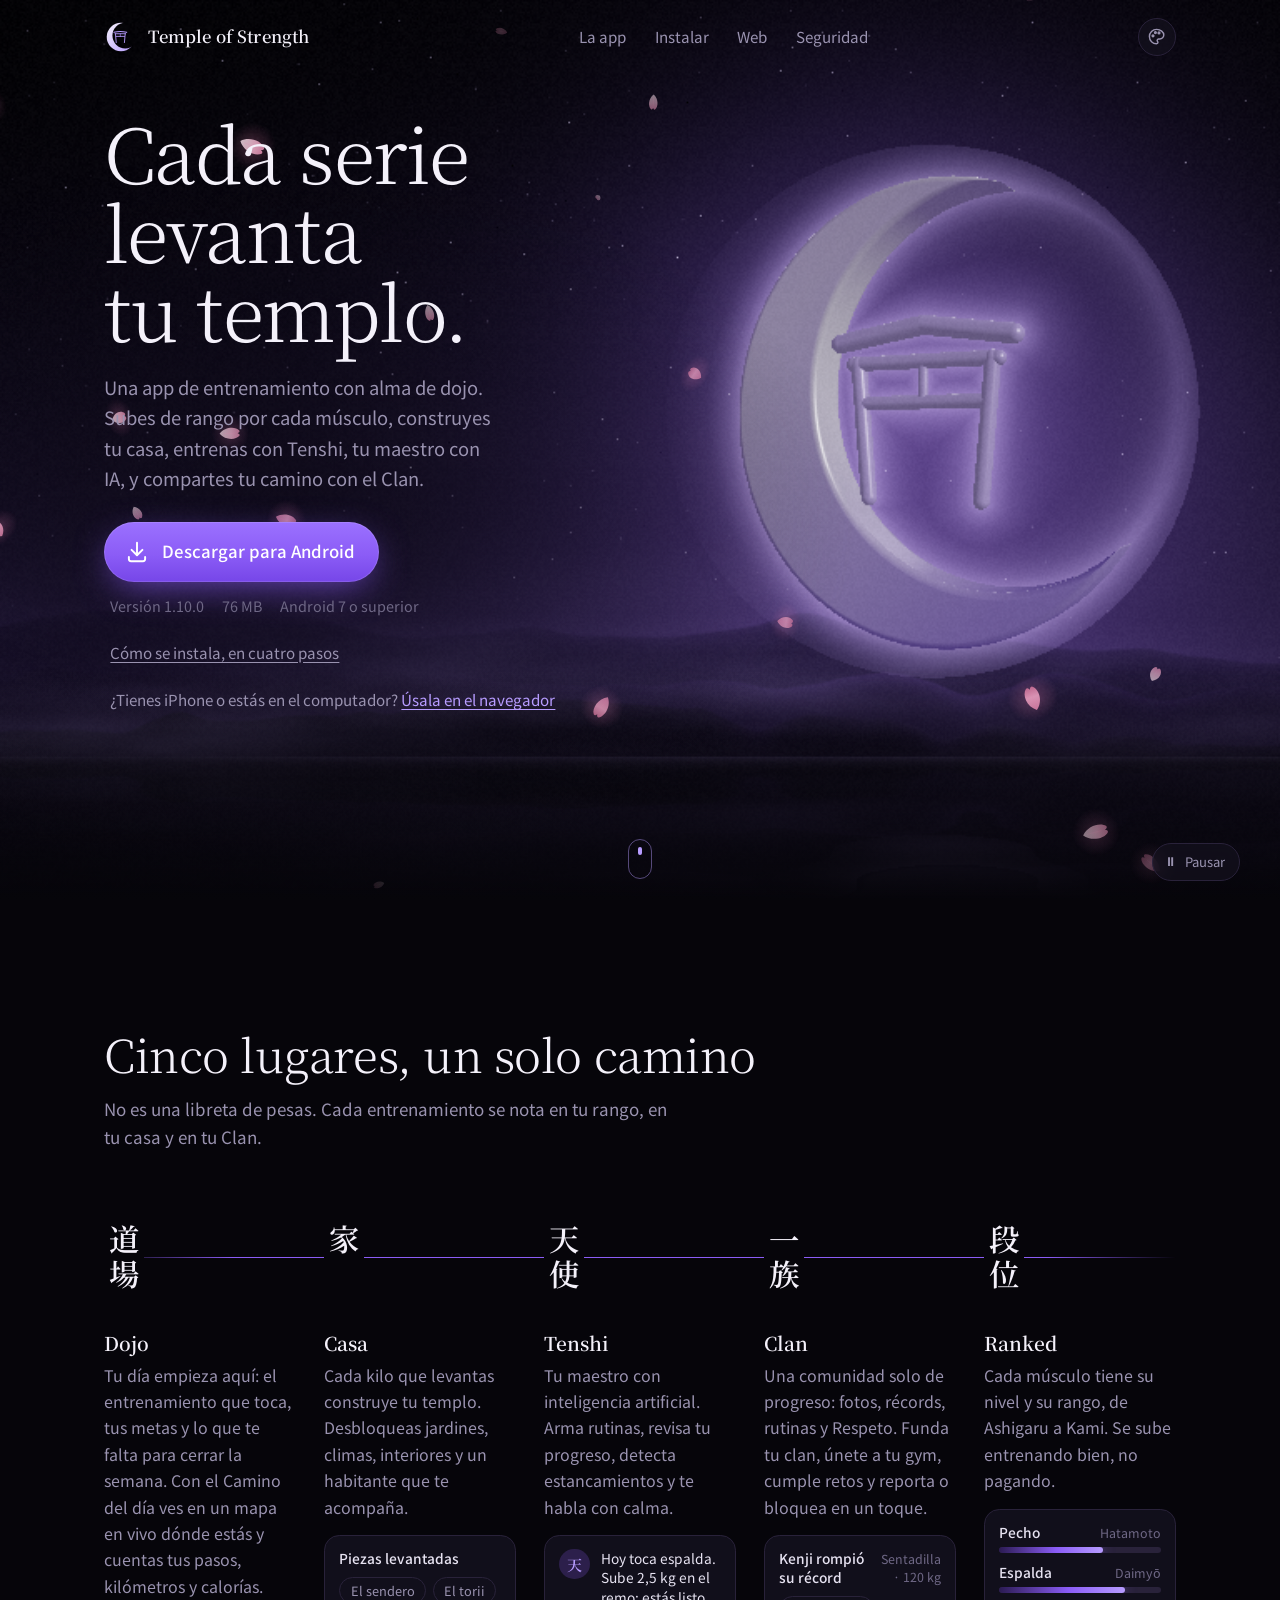
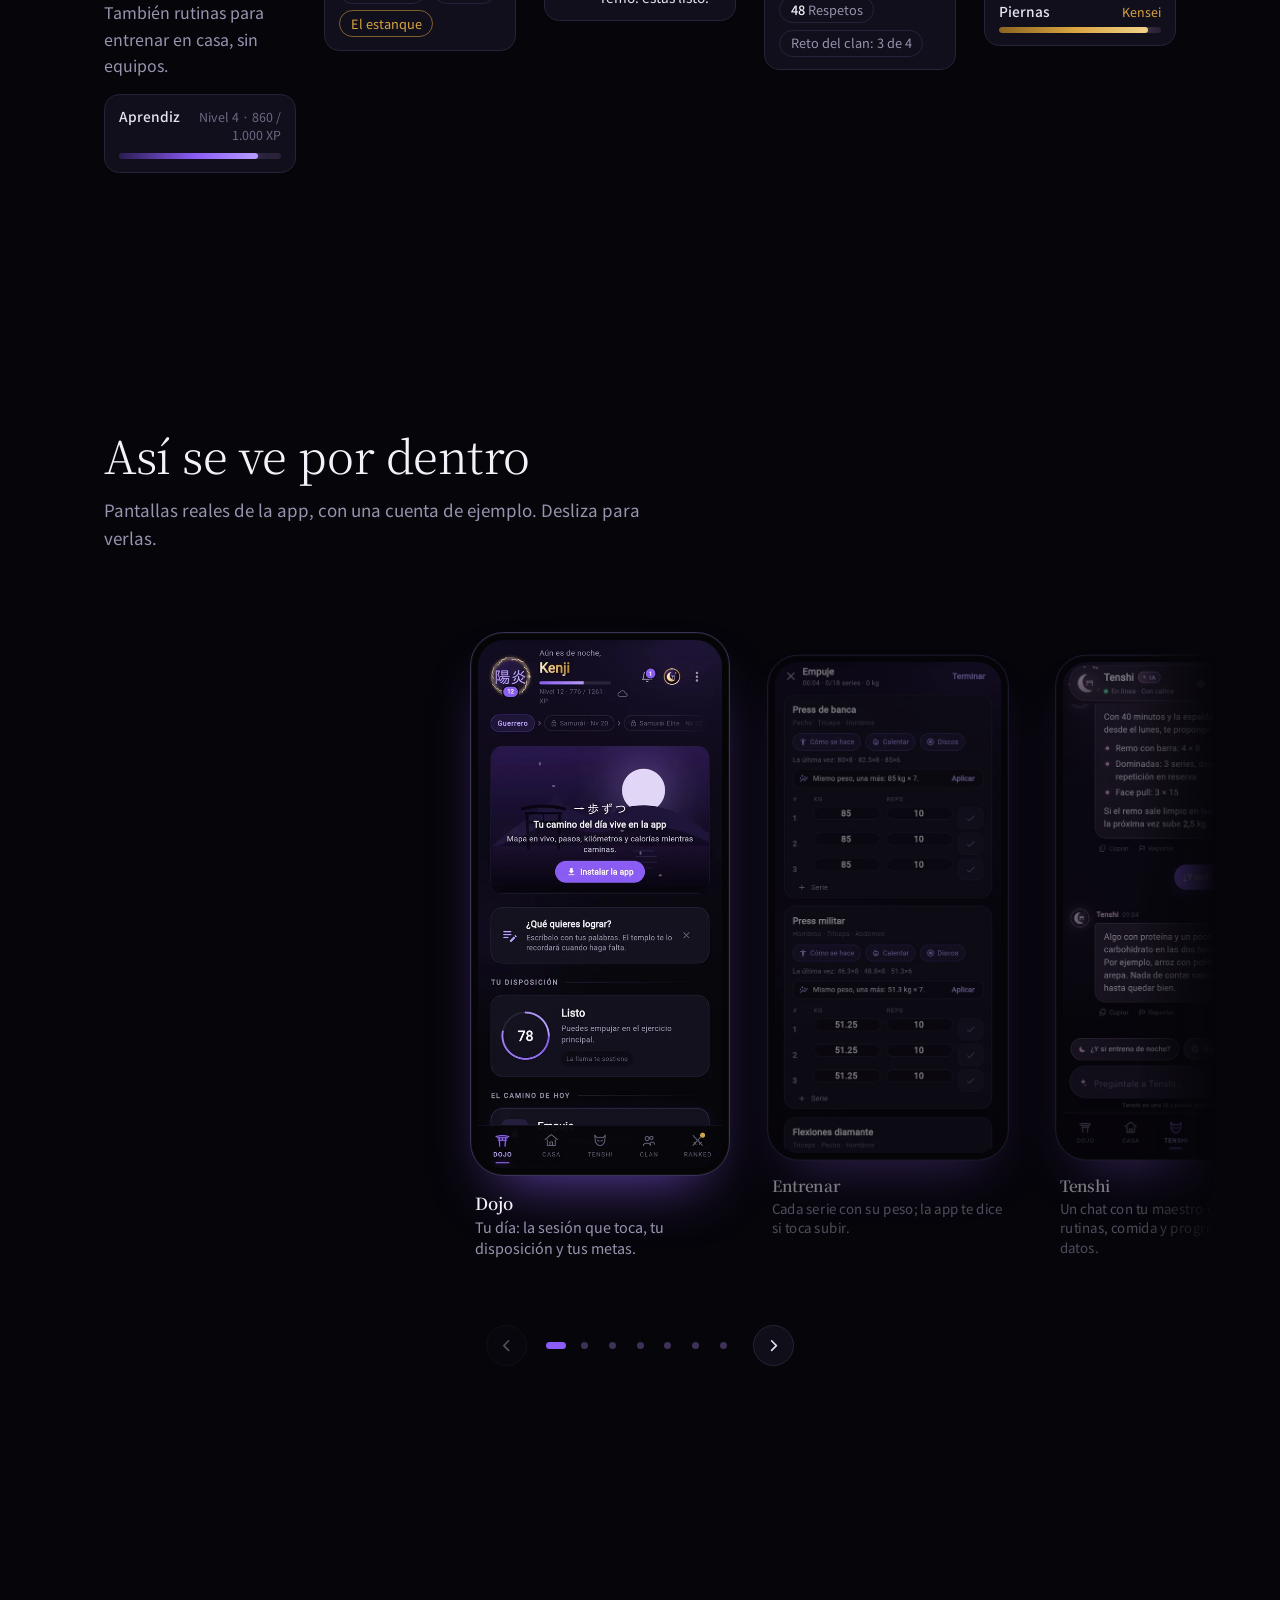
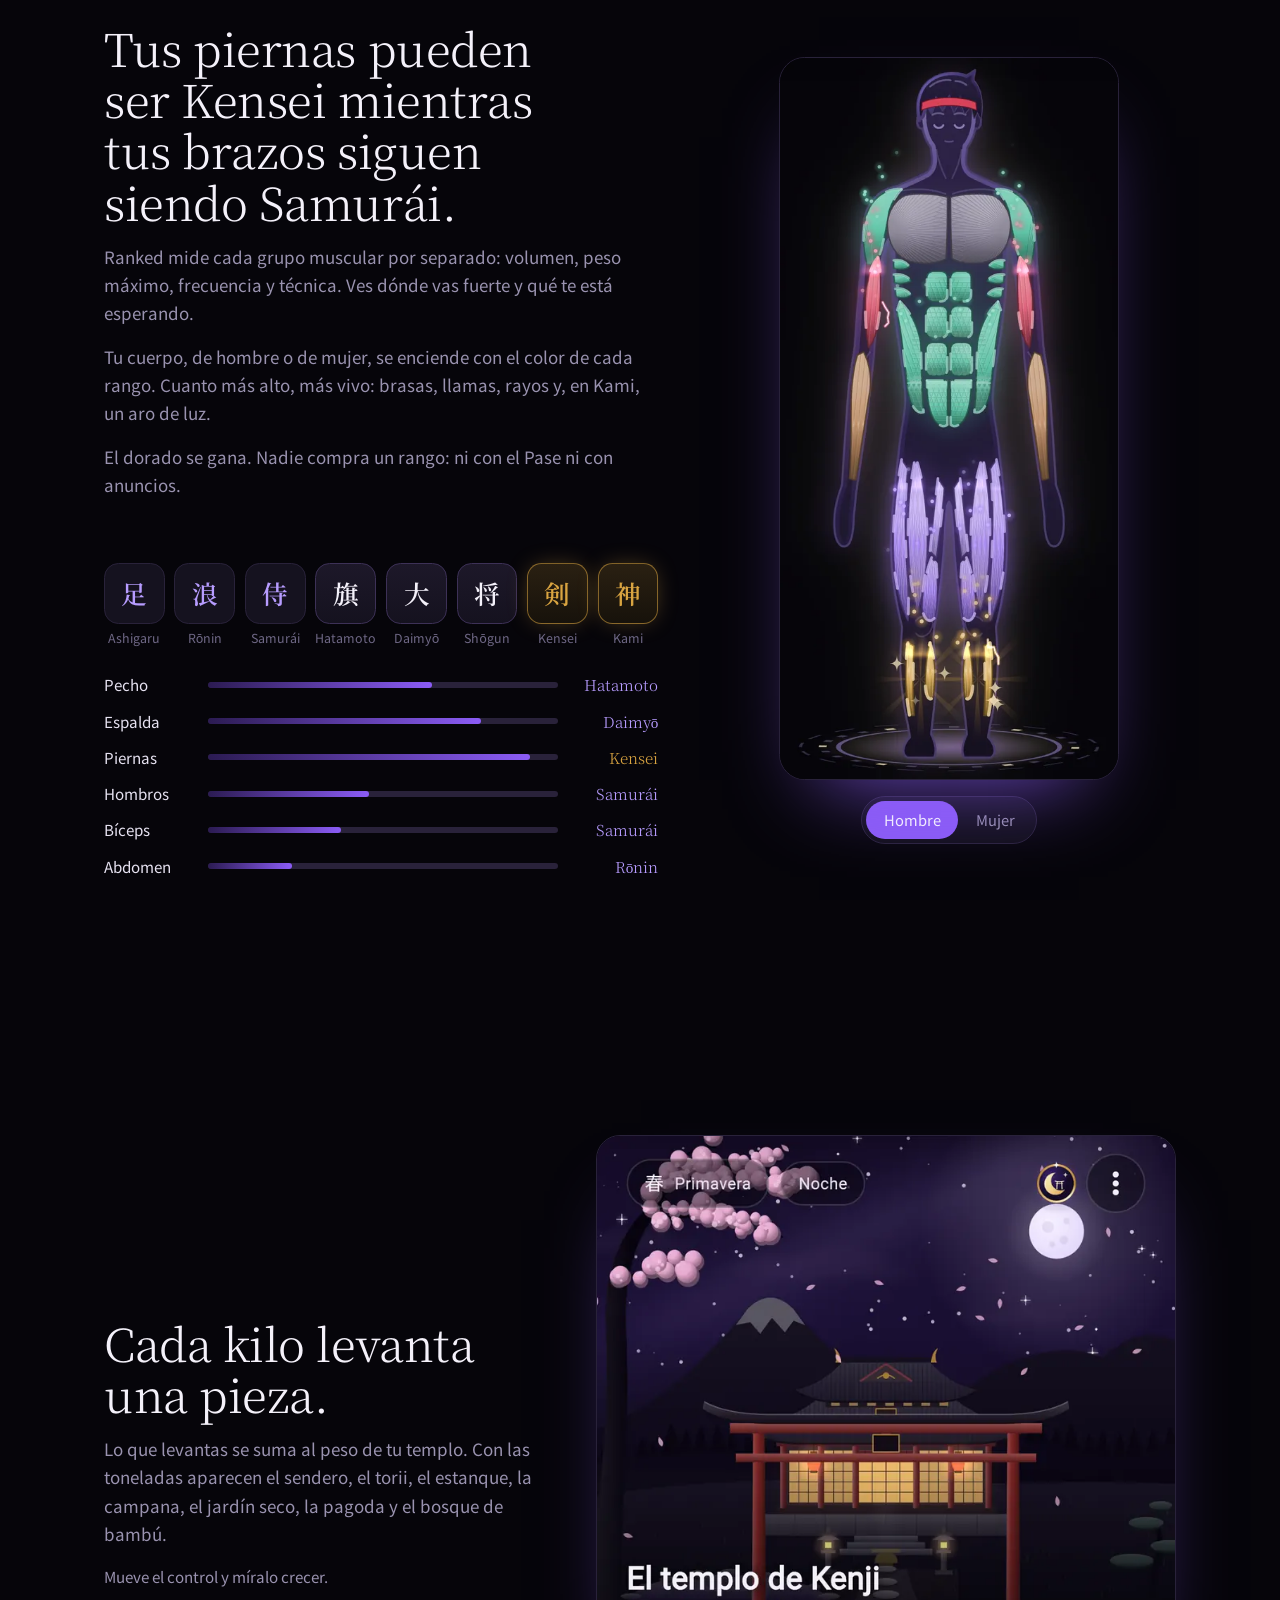
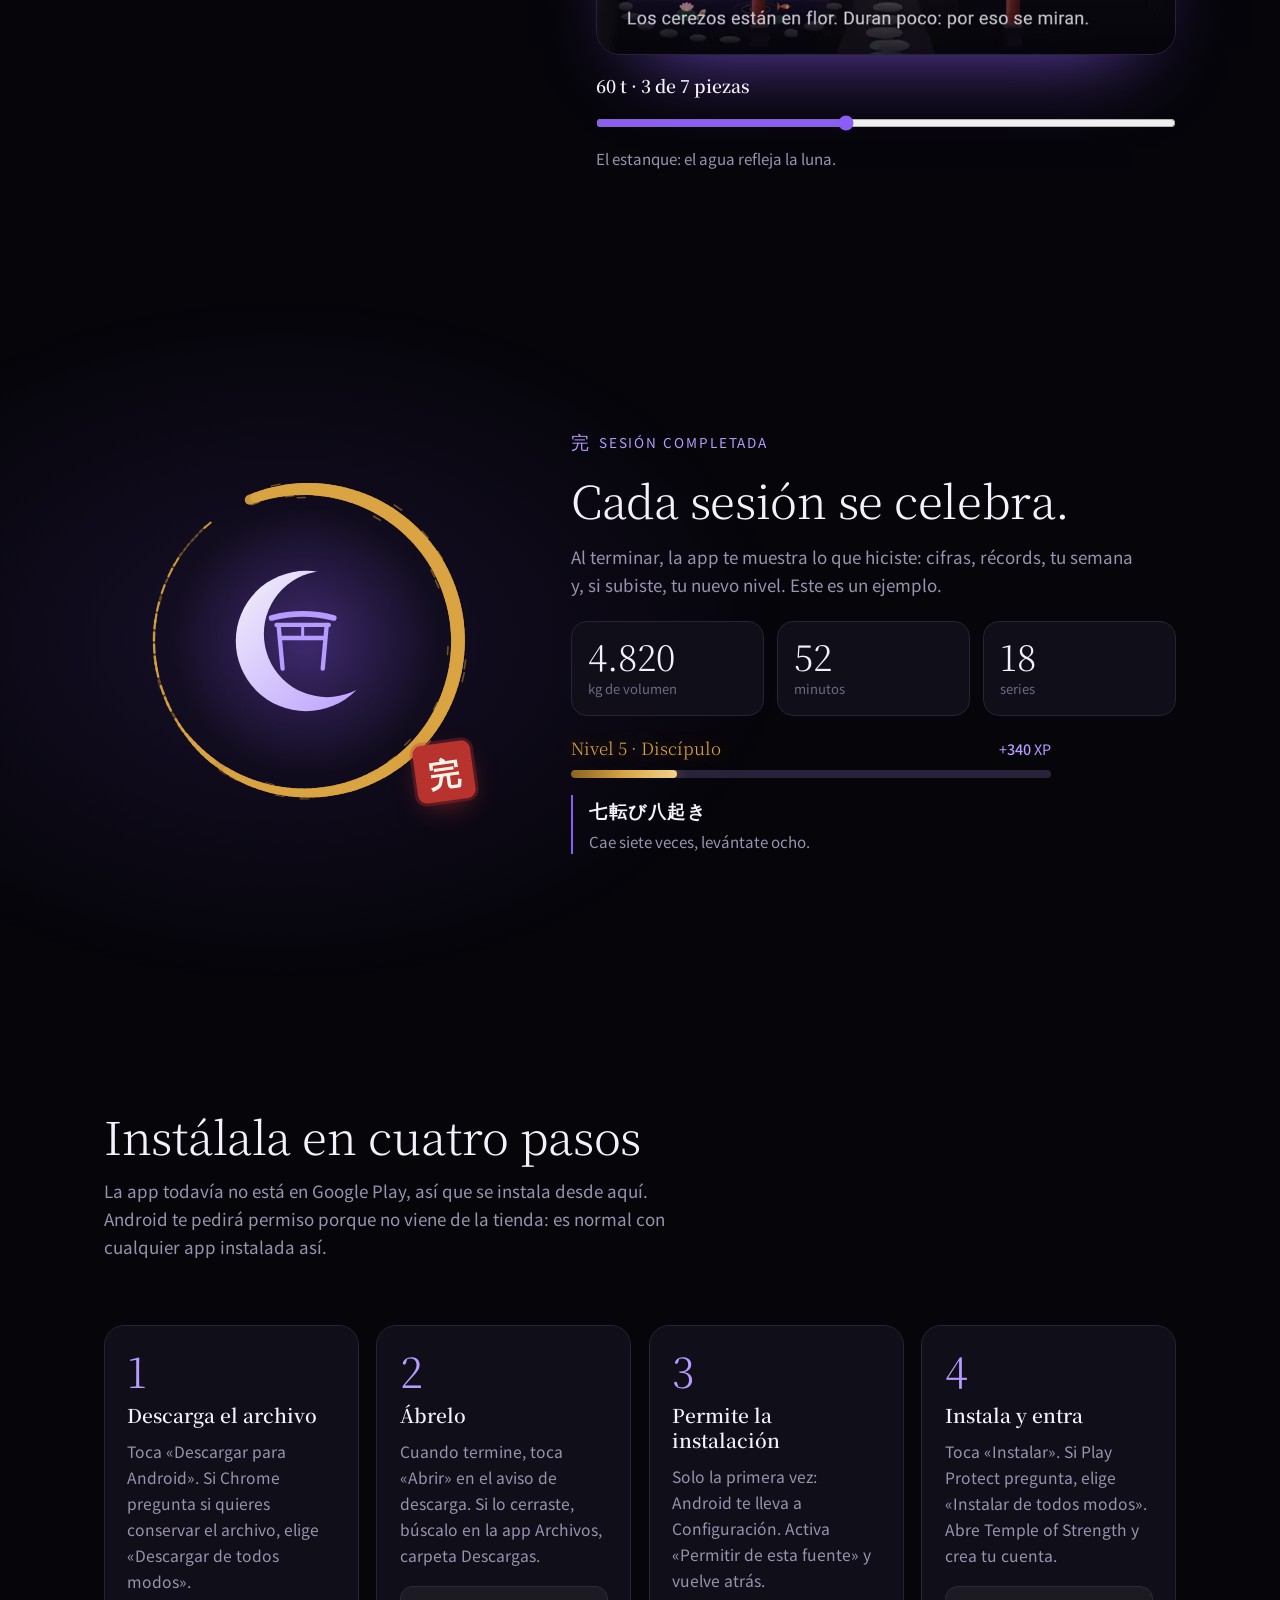
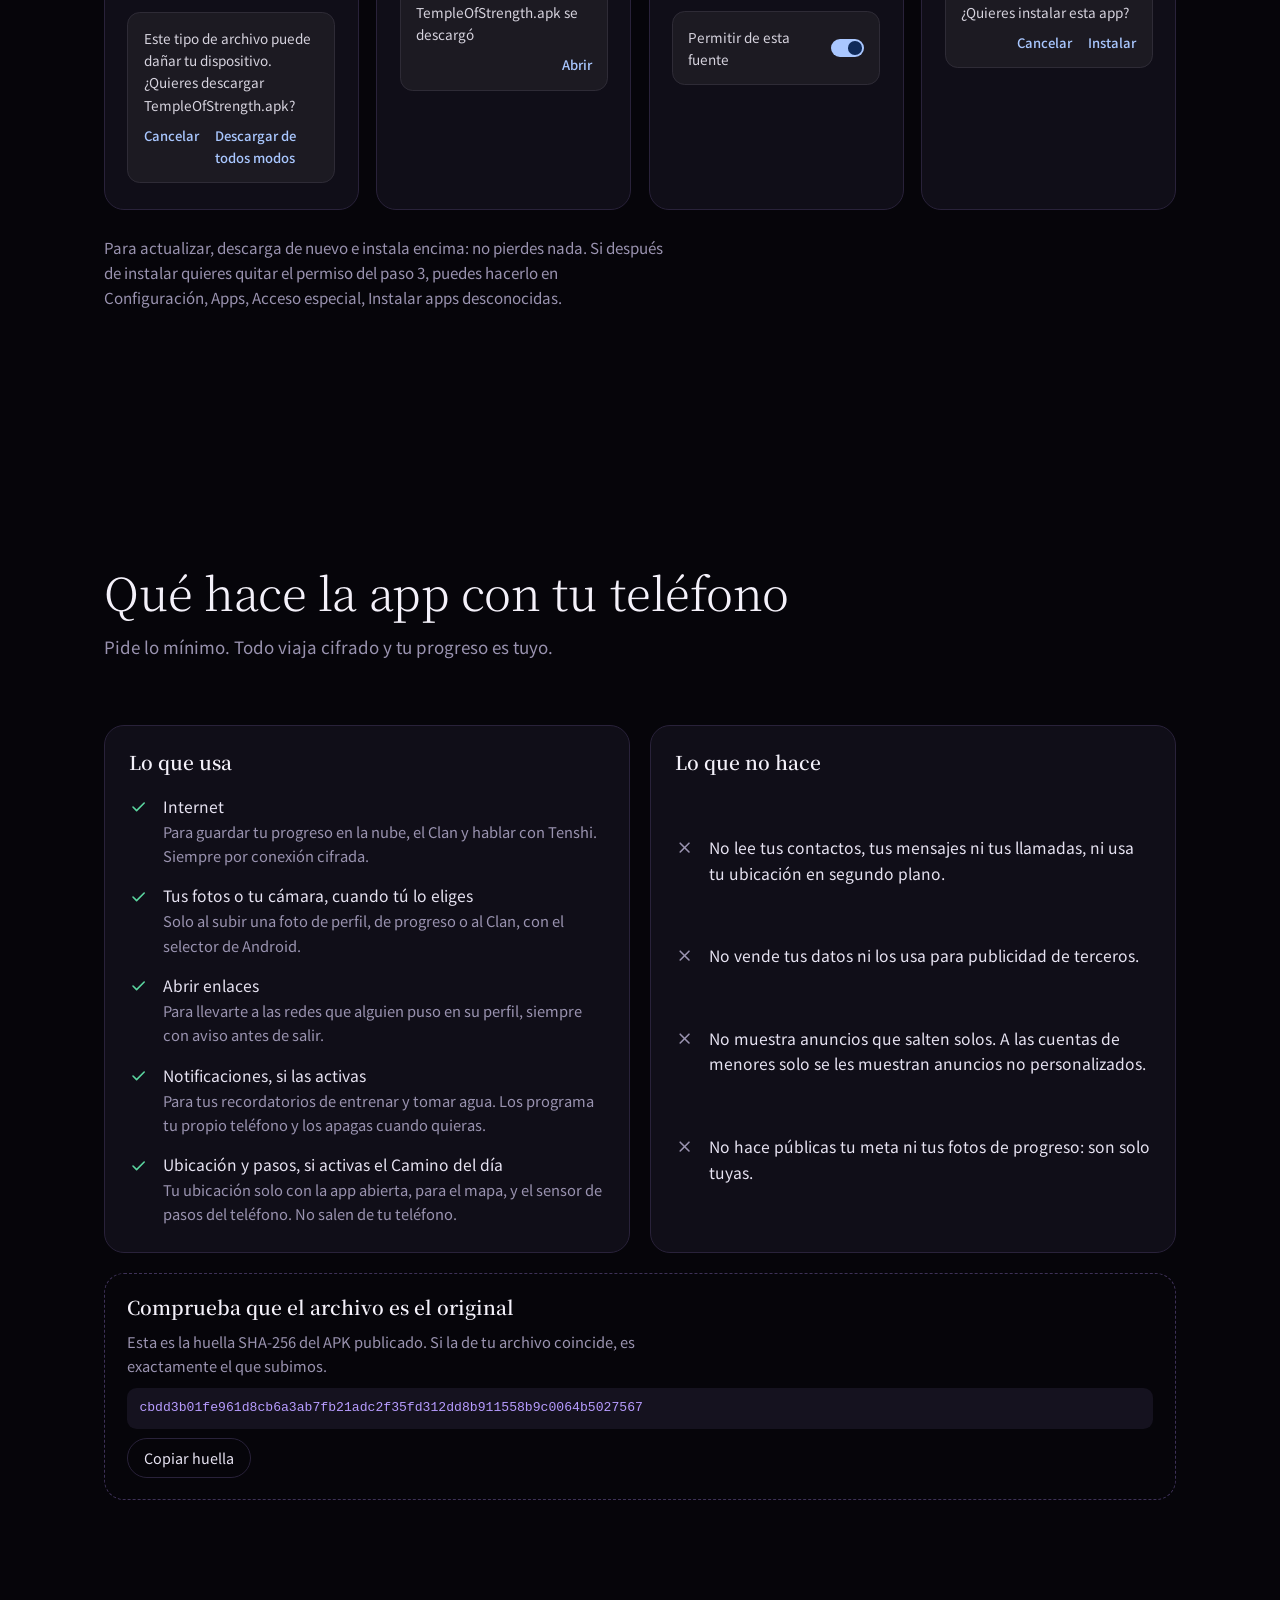
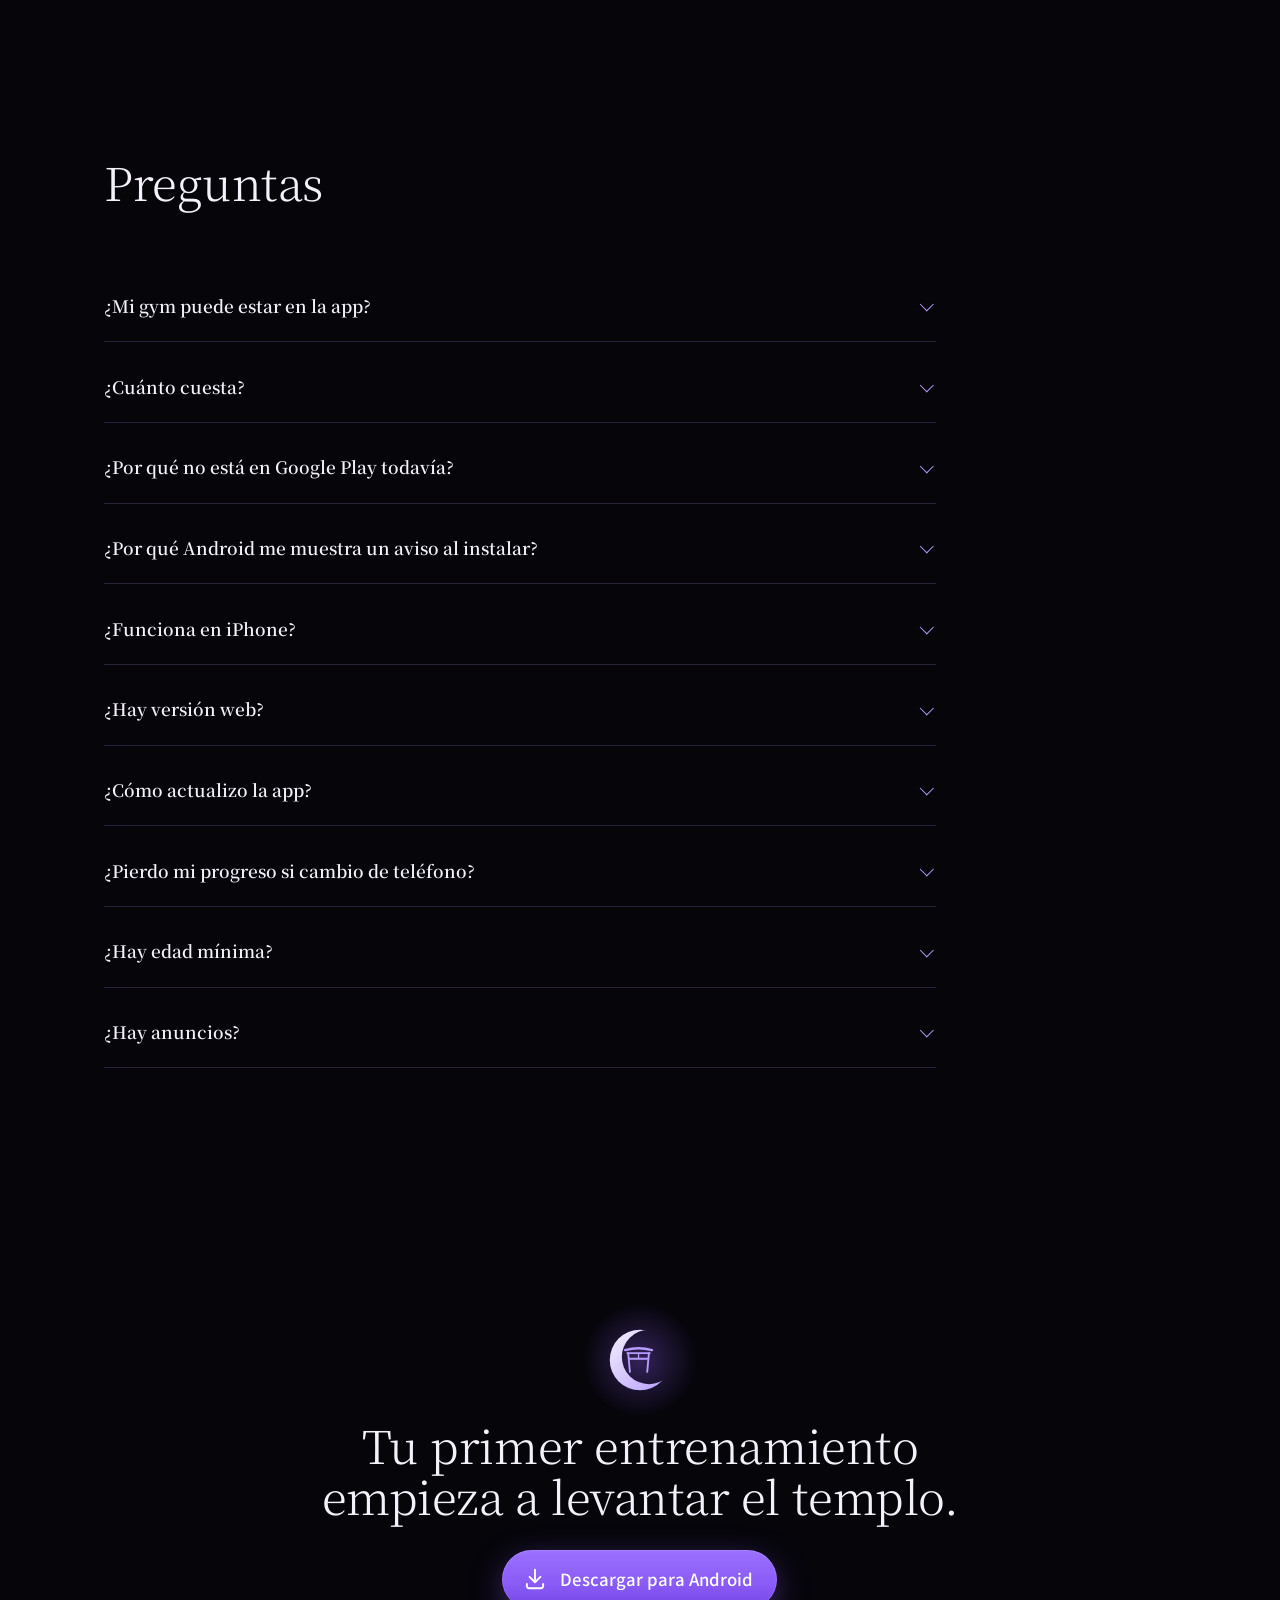
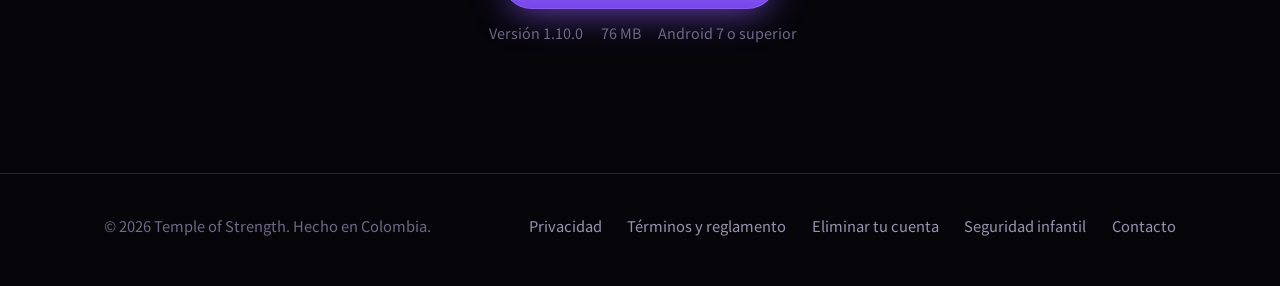
<file: index.html>
<!doctype html>
<html lang="es">
<head>
<meta charset="utf-8">
<meta name="viewport" content="width=device-width, initial-scale=1, viewport-fit=cover">
<title>Temple of Strength: entrena y levanta tu templo</title>
<meta name="description" content="App gratis de entrenamiento con alma de dojo: rangos por músculo, un maestro con IA, tu propio templo y un Clan de progreso. Descárgala para Android.">
<meta name="theme-color" content="#06050A">
<script src="js/tema.js?v=20261119a"></script>
<meta http-equiv="Content-Security-Policy" content="default-src 'self'; script-src 'self'; style-src 'self' 'unsafe-inline'; img-src 'self' data:; font-src 'self'; connect-src 'self'; object-src 'none'; base-uri 'self'; form-action 'none'">
<meta name="referrer" content="strict-origin-when-cross-origin">
<meta property="og:type" content="website">
<meta property="og:title" content="Temple of Strength: entrena y levanta tu templo">
<meta property="og:description" content="App gratis de entrenamiento con alma de dojo: rangos por músculo, un maestro con IA, tu propio templo y un Clan de progreso. Descárgala para Android.">
<meta property="og:image" content="https://ssguerrerotenjiro-cyber.github.io/img/og.png">
<meta property="og:url" content="https://ssguerrerotenjiro-cyber.github.io/">
<meta property="og:locale" content="es_CO">
<meta name="twitter:card" content="summary_large_image">
<link rel="icon" href="img/icono.svg" type="image/svg+xml">
<link rel="icon" href="img/icono-192.png" sizes="192x192" type="image/png">
<link rel="apple-touch-icon" href="img/apple-touch-icon.png">
<link rel="preload" href="fuentes/serif-300.woff" as="font" type="font/woff" crossorigin>
<link rel="stylesheet" href="css/templo.css?v=20261119a">
</head>
<body>
<a class="saltar" href="#contenido">Saltar al contenido</a>
<header class="cabecera">
  <div class="contenedor">
    <a class="marca" href="./"><svg class="" viewBox="0 0 100 100" aria-hidden="true" focusable="false">
  <defs>
    <radialGradient id="h1"><stop class="h-a" offset="0" stop-color="#8B5CF6" stop-opacity=".34"/><stop class="h-a" offset="1" stop-color="#8B5CF6" stop-opacity="0"/></radialGradient>
    <linearGradient id="l1" x1="0" y1="0" x2="1" y2="1"><stop class="l-a" offset="0" stop-color="#F4F1FA"/><stop class="l-b" offset="1" stop-color="#B79CFF"/></linearGradient>
    <mask id="m1" maskUnits="userSpaceOnUse" x="0" y="0" width="100" height="100"><rect width="100" height="100" fill="#fff"/><circle cx="62.6" cy="45.8" r="37.8" fill="#000"/></mask>
  </defs>
  <circle class="halo" cx="50" cy="50" r="79.8" fill="url(#h1)"/>
  <g class="creciente"><circle cx="50" cy="50" r="42" fill="url(#l1)" mask="url(#m1)"/></g>
  <g class="torii" fill="none" stroke="#B79CFF" stroke-linecap="round">
    <path pathLength="1" stroke-width="3.4" d="M29.4 36.2Q48 31.4 66.6 36.2"/>
    <path pathLength="1" stroke-width="2.6" d="M32.4 40.4H63.6"/>
    <path pathLength="1" stroke-width="2.6" d="M33.6 40.4L36 66.5"/>
    <path pathLength="1" stroke-width="2.6" d="M62.4 40.4L60 66.5"/>
    <path pathLength="1" stroke-width="2.6" d="M35.4 48.2H60.6"/>
    <path pathLength="1" stroke-width="1.8" d="M48 40.4V48.2"/>
  </g>
</svg>Temple of Strength</a>
    <nav aria-label="Principal">
      <a class="opcional" href="#camino">La app</a>
      <a href="#instalar">Instalar</a>
      <a href="app/">Web</a>
      <a class="opcional" href="#seguridad">Seguridad</a>
    </nav>
    <div class="tema">
      <button class="boton-tema" type="button" data-boton-tema aria-expanded="false" aria-controls="menu-tema" aria-label="Tema de color" title="Tema de color"><svg viewBox="0 0 24 24" fill="none" stroke="currentColor" stroke-width="1.8" stroke-linecap="round" stroke-linejoin="round" aria-hidden="true"><path d="M12 3a9 9 0 1 0 0 18c1.1 0 1.7-.9 1.7-1.8 0-.5-.2-.9-.5-1.2-.3-.3-.5-.7-.5-1.2 0-1 .8-1.8 1.8-1.8H16a5 5 0 0 0 5-5C21 6.4 17 3 12 3Z"/><circle cx="7.5" cy="11" r="1.1"/><circle cx="10.5" cy="7" r="1.1"/><circle cx="15" cy="7.4" r="1.1"/></svg></button>
      <div class="menu-tema" id="menu-tema" data-menu-tema hidden role="group" aria-label="Tema de color">
        <p>Tema de color · también se usa en la versión web</p>
        <button type="button" data-elegir-tema="tradicional" aria-pressed="false"><span class="muestra" style="--a:#06050A;--b:#8B5CF6"></span>Tradicional</button>
        <button type="button" data-elegir-tema="oscuro" aria-pressed="false"><span class="muestra" style="--a:#0B0B0D;--b:#8B5CF6"></span>Oscuro</button>
        <button type="button" data-elegir-tema="claro" aria-pressed="false"><span class="muestra" style="--a:#F6F3FA;--b:#6D3FE0"></span>Claro</button>
        <button type="button" data-elegir-tema="sakura" aria-pressed="false"><span class="muestra" style="--a:#0A0609;--b:#D9508A"></span>Sakura</button>
        <button type="button" data-elegir-tema="jade" aria-pressed="false"><span class="muestra" style="--a:#050A09;--b:#1E9E74"></span>Jade</button>
        <button type="button" data-elegir-tema="oceano" aria-pressed="false"><span class="muestra" style="--a:#04070D;--b:#3D7BEF"></span>Océano</button>
        <button type="button" data-elegir-tema="carmesi" aria-pressed="false"><span class="muestra" style="--a:#0B0506;--b:#D23F4C"></span>Carmesí</button>
        <button type="button" data-elegir-tema="automatico" aria-pressed="false"><span class="muestra" style="--a:#F6F3FA;--b:#06050A"></span>Automático</button>
      </div>
    </div>
  </div>
</header>

<main id="contenido">
  <section class="portada" aria-labelledby="titulo">
    <canvas class="cielo3d" aria-hidden="true"></canvas>
    <div class="velo" aria-hidden="true"></div>
    <div class="estrellas" aria-hidden="true"></div>
    <canvas class="petalos" aria-hidden="true"></canvas>
    <svg class="montanas" viewBox="0 0 1440 340" preserveAspectRatio="none" aria-hidden="true">
  <defs>
    <linearGradient id="niebla" x1="0" y1="0" x2="0" y2="1"><stop class="h-a" offset="0" stop-color="#8B5CF6" stop-opacity="0"/><stop class="h-a" offset=".55" stop-color="#8B5CF6" stop-opacity=".10"/><stop class="n-c" offset="1" stop-color="#06050A" stop-opacity="0"/></linearGradient>
  </defs>
  <path class="m1" fill="#1B1233" d="M0 210 120 150 210 185 330 96 430 160 520 120 640 170 760 82 880 150 990 112 1110 168 1230 104 1340 150 1440 128V340H0Z"/>
  <rect y="150" width="1440" height="120" fill="url(#niebla)"/>
  <path class="m2" fill="#110B20" d="M0 250 140 196 260 232 380 170 500 222 610 190 740 236 870 178 1000 230 1120 196 1250 240 1360 204 1440 222V340H0Z"/>
  <path class="m3" fill="#06050A" d="M0 296 180 262 330 282 520 248 700 284 860 258 1040 290 1200 262 1440 288V340H0Z"/>
  <g class="m3" fill="#06050A" transform="translate(1046 222)">
    <path d="M-4 0Q18-7 40 0V4Q18-2-4 4Z"/><rect x="0" y="6" width="36" height="3"/><rect x="5" y="4" width="3.4" height="38"/><rect x="27.6" y="4" width="3.4" height="38"/><rect x="4" y="14" width="28" height="2.6"/>
  </g>
</svg>
    <div class="contenedor">
      <div class="luna-grande"><svg class="" viewBox="0 0 100 100" role="img" aria-label="Luna creciente con un torii, el emblema de Temple of Strength" focusable="false">
  <defs>
    <radialGradient id="h2"><stop class="h-a" offset="0" stop-color="#8B5CF6" stop-opacity=".34"/><stop class="h-a" offset="1" stop-color="#8B5CF6" stop-opacity="0"/></radialGradient>
    <linearGradient id="l2" x1="0" y1="0" x2="1" y2="1"><stop class="l-a" offset="0" stop-color="#F4F1FA"/><stop class="l-b" offset="1" stop-color="#B79CFF"/></linearGradient>
    <mask id="m2" maskUnits="userSpaceOnUse" x="0" y="0" width="100" height="100"><rect width="100" height="100" fill="#fff"/><circle cx="62.6" cy="45.8" r="37.8" fill="#000"/></mask>
  </defs>
  <circle class="halo" cx="50" cy="50" r="79.8" fill="url(#h2)"/>
  <g class="creciente"><circle cx="50" cy="50" r="42" fill="url(#l2)" mask="url(#m2)"/></g>
  <g class="torii" fill="none" stroke="#B79CFF" stroke-linecap="round">
    <path pathLength="1" stroke-width="3.4" d="M29.4 36.2Q48 31.4 66.6 36.2"/>
    <path pathLength="1" stroke-width="2.6" d="M32.4 40.4H63.6"/>
    <path pathLength="1" stroke-width="2.6" d="M33.6 40.4L36 66.5"/>
    <path pathLength="1" stroke-width="2.6" d="M62.4 40.4L60 66.5"/>
    <path pathLength="1" stroke-width="2.6" d="M35.4 48.2H60.6"/>
    <path pathLength="1" stroke-width="1.8" d="M48 40.4V48.2"/>
  </g>
</svg></div>
      <div class="portada-texto">
        <h1 id="titulo">Cada serie levanta tu templo.</h1>
        <p class="lema">Una app de entrenamiento con alma de dojo. Subes de rango por cada músculo, construyes tu casa, entrenas con Tenshi, tu maestro con IA, y compartes tu camino con el Clan.</p>
        <div class="descarga">
      <a class="boton boton-principal" data-apk href="#instalar" download><svg viewBox="0 0 24 24" fill="none" stroke="currentColor" stroke-width="1.8" stroke-linecap="round" stroke-linejoin="round" aria-hidden="true"><path d="M12 3.5v11"/><path d="m7 10 5 5 5-5"/><path d="M4.5 16.5v2a2 2 0 0 0 2 2h11a2 2 0 0 0 2-2v-2"/></svg><span class="texto-boton">Descargar para Android</span></a>
      <div class="detalles-archivo" data-detalles><span>Versión 1.0.0</span><span>Android 7 o superior</span></div>
    </div>
        <a class="enlace-suave" href="#instalar">Cómo se instala, en cuatro pasos</a>
        <p class="enlace-suave" data-web hidden>¿Tienes iPhone o estás en el computador? <a href="#">Úsala en el navegador</a></p>
      </div>
    </div>
    <button class="pausa" type="button" data-pausa aria-pressed="false" aria-label="Pausar la animación" title="Pausar la animación"><svg viewBox="0 0 24 24" aria-hidden="true"><path class="i-pausa" d="M8 5h3v14H8zM13 5h3v14h-3z"/><path class="i-play" d="M8 5.5v13l11-6.5z"/></svg><span class="texto-pausa">Pausar</span></button>
    <a class="bajar" href="#camino" aria-label="Ver más"><span></span></a>
  </section>

  <section class="seccion" id="camino" aria-labelledby="t-camino">
    <div class="contenedor">
      <header data-revela>
        <h2 id="t-camino">Cinco lugares, un solo camino</h2>
        <p>No es una libreta de pesas. Cada entrenamiento se nota en tu rango, en tu casa y en tu Clan.</p>
      </header>
      <ul class="camino">
        <li class="estacion" data-revela style="--i:0">
          <span class="kanji" lang="ja" aria-hidden="true">道場</span>
          <div><h3>Dojo</h3><p>Tu día empieza aquí: el entrenamiento que toca, tus metas y lo que te falta para cerrar la semana. Con el Camino del día ves en un mapa en vivo dónde estás y cuentas tus pasos, kilómetros y calorías. También rutinas para entrenar en casa, sin equipos.</p><div class="pieza" aria-hidden="true"><div class="fila"><span>Aprendiz</span><small>Nivel 4 · 860 / 1.000 XP</small></div><div class="barrita"><i data-llena="0.86"></i></div></div></div>
        </li>
        <li class="estacion" data-revela style="--i:1">
          <span class="kanji" lang="ja" aria-hidden="true">家</span>
          <div><h3>Casa</h3><p>Cada kilo que levantas construye tu templo. Desbloqueas jardines, climas, interiores y un habitante que te acompaña.</p><div class="pieza" aria-hidden="true"><div class="fila"><span>Piezas levantadas</span></div><div class="fichas"><span style="--i:0">El sendero</span><span style="--i:1">El torii</span><span class="oro" style="--i:2">El estanque</span></div></div></div>
        </li>
        <li class="estacion" data-revela style="--i:2">
          <span class="kanji" lang="ja" aria-hidden="true">天使</span>
          <div><h3>Tenshi</h3><p>Tu maestro con inteligencia artificial. Arma rutinas, revisa tu progreso, detecta estancamientos y te habla con calma.</p><div class="pieza voz" aria-hidden="true"><span class="sello-voz" lang="ja">天</span><p data-escribe="Hoy toca espalda. Sube 2,5 kg en el remo: estás listo." data-retraso="300">Hoy toca espalda. Sube 2,5 kg en el remo: estás listo.</p></div></div>
        </li>
        <li class="estacion" data-revela style="--i:3">
          <span class="kanji" lang="ja" aria-hidden="true">一族</span>
          <div><h3>Clan</h3><p>Una comunidad solo de progreso: fotos, récords, rutinas y Respeto. Funda tu clan, únete a tu gym, cumple retos y reporta o bloquea en un toque.</p><div class="pieza" aria-hidden="true"><div class="fila"><span>Kenji rompió su récord</span><small>Sentadilla · 120 kg</small></div><div class="fichas"><span style="--i:0"><b data-cuenta="48" data-retraso="200">48</b> Respetos</span><span style="--i:1">Reto del clan: 3 de 4</span></div></div></div>
        </li>
        <li class="estacion" data-revela style="--i:4">
          <span class="kanji" lang="ja" aria-hidden="true">段位</span>
          <div><h3>Ranked</h3><p>Cada músculo tiene su nivel y su rango, de Ashigaru a Kami. Se sube entrenando bien, no pagando.</p><div class="pieza tres" aria-hidden="true"><div><div class="fila"><span>Pecho</span><small>Hatamoto</small></div><div class="barrita"><i data-llena="0.64"></i></div></div><div><div class="fila"><span>Espalda</span><small>Daimyō</small></div><div class="barrita"><i data-llena="0.78"></i></div></div><div><div class="fila"><span>Piernas</span><small class="oro">Kensei</small></div><div class="barrita oro"><i data-llena="0.92"></i></div></div></div></div>
        </li>
      </ul>
    </div>
  </section>

  <section class="seccion" id="capturas" aria-labelledby="t-capturas">
    <div class="contenedor">
      <header data-revela>
        <h2 id="t-capturas">Así se ve por dentro</h2>
        <p>Pantallas reales de la app, con una cuenta de ejemplo. Desliza para verlas.</p>
      </header>
      <div class="carrusel" data-carrusel data-revela>
        <ul class="pista" tabindex="0" aria-label="Capturas de la app">
          <li><figure><div class="telefono"><img src="img/app/dojo.webp" width="480" height="1039" loading="lazy" decoding="async" alt="Captura de la app: Dojo"></div><figcaption><b>Dojo</b>Tu día: la sesión que toca, tu disposición y tus metas.</figcaption></figure></li>
          <li><figure><div class="telefono"><img src="img/app/entreno.webp" width="480" height="1039" loading="lazy" decoding="async" alt="Captura de la app: Entrenar"></div><figcaption><b>Entrenar</b>Cada serie con su peso; la app te dice si toca subir.</figcaption></figure></li>
          <li><figure><div class="telefono"><img src="img/app/tenshi.webp" width="480" height="1039" loading="lazy" decoding="async" alt="Captura de la app: Tenshi"></div><figcaption><b>Tenshi</b>Un chat con tu maestro con IA: rutinas, comida y progreso, con tus datos.</figcaption></figure></li>
          <li><figure><div class="telefono"><img src="img/app/casa.webp" width="480" height="1039" loading="lazy" decoding="async" alt="Captura de la app: Casa"></div><figcaption><b>Casa</b>Tu templo, con las piezas que levantaste.</figcaption></figure></li>
          <li><figure><div class="telefono"><img src="img/app/ranked.webp" width="480" height="1039" loading="lazy" decoding="async" alt="Captura de la app: Ranked"></div><figcaption><b>Ranked</b>Tu cuerpo por rangos: cada músculo con su color.</figcaption></figure></li>
          <li><figure><div class="telefono"><img src="img/app/musculo.webp" width="480" height="1039" loading="lazy" decoding="async" alt="Captura de la app: Un músculo"></div><figcaption><b>Un músculo</b>Su rango, su honor y su pronóstico de ascenso.</figcaption></figure></li>
          <li><figure><div class="telefono"><img src="img/app/ceremonia.webp" width="480" height="1039" loading="lazy" decoding="async" alt="Captura de la app: Al terminar"></div><figcaption><b>Al terminar</b>La ceremonia: XP, récords, rango nuevo y tu semana.</figcaption></figure></li>
        </ul>
        <div class="controles">
          <button type="button" class="flecha" data-ant aria-label="Captura anterior"><svg viewBox="0 0 24 24" aria-hidden="true"><path d="m14.5 6-6 6 6 6"/></svg></button>
          <div class="puntos"></div>
          <button type="button" class="flecha" data-sig aria-label="Captura siguiente"><svg viewBox="0 0 24 24" aria-hidden="true"><path d="m9.5 6 6 6-6 6"/></svg></button>
        </div>
      </div>
    </div>
  </section>

  <section class="seccion" aria-labelledby="t-ranked">
    <div class="contenedor ranked">
      <div class="texto" data-revela>
        <h2 id="t-ranked">Tus piernas pueden ser Kensei mientras tus brazos siguen siendo Samurái.</h2>
        <p>Ranked mide cada grupo muscular por separado: volumen, peso máximo, frecuencia y técnica. Ves dónde vas fuerte y qué te está esperando.</p>
        <p>Tu cuerpo, de hombre o de mujer, se enciende con el color de cada rango. Cuanto más alto, más vivo: brasas, llamas, rayos y, en Kami, un aro de luz.</p>
        <p>El dorado se gana. Nadie compra un rango: ni con el Pase ni con anuncios.</p>
      </div>
      <figure class="cuerpo" data-cuerpo data-revela>
        <div class="cuerpo-marco"><img src="img/app/cuerpo-h.webp" width="480" height="1024" loading="lazy" decoding="async" alt="Cuerpo de hombre de Ranked, cada músculo con el color de su rango"></div>
        <div class="cuerpo-elegir" role="group" aria-label="Cuerpo">
          <button type="button" data-genero="h" aria-pressed="true">Hombre</button>
          <button type="button" data-genero="m" aria-pressed="false">Mujer</button>
        </div>
      </figure>
      <figure class="rangos-fig" data-revela>
        <ol class="escalera" aria-label="Rangos, de menor a mayor">
          <li style="--i:0"><span class="sello" lang="ja" aria-hidden="true">足</span><small>Ashigaru</small></li>
          <li style="--i:1"><span class="sello" lang="ja" aria-hidden="true">浪</span><small>Rōnin</small></li>
          <li style="--i:2"><span class="sello" lang="ja" aria-hidden="true">侍</span><small>Samurái</small></li>
          <li style="--i:3"><span class="sello" lang="ja" aria-hidden="true">旗</span><small>Hatamoto</small></li>
          <li style="--i:4"><span class="sello" lang="ja" aria-hidden="true">大</span><small>Daimyō</small></li>
          <li style="--i:5"><span class="sello" lang="ja" aria-hidden="true">将</span><small>Shōgun</small></li>
          <li style="--i:6"><span class="sello" lang="ja" aria-hidden="true">剣</span><small>Kensei</small></li>
          <li style="--i:7"><span class="sello" lang="ja" aria-hidden="true">神</span><small>Kami</small></li>
        </ol>
        <ul class="musculos" aria-label="Ejemplo de rangos por músculo">
          <li style="--i:0"><span>Pecho</span><span class="barra"><span data-llena="0.64" style="width:64%"></span></span><span class="rango">Hatamoto</span></li>
          <li style="--i:1"><span>Espalda</span><span class="barra"><span data-llena="0.78" style="width:78%"></span></span><span class="rango">Daimyō</span></li>
          <li style="--i:2"><span>Piernas</span><span class="barra"><span data-llena="0.92" style="width:92%"></span></span><span class="rango oro">Kensei</span></li>
          <li style="--i:3"><span>Hombros</span><span class="barra"><span data-llena="0.46" style="width:46%"></span></span><span class="rango">Samurái</span></li>
          <li style="--i:4"><span>Bíceps</span><span class="barra"><span data-llena="0.38" style="width:38%"></span></span><span class="rango">Samurái</span></li>
          <li style="--i:5"><span>Abdomen</span><span class="barra"><span data-llena="0.24" style="width:24%"></span></span><span class="rango">Rōnin</span></li>
        </ul>
      </figure>
    </div>
  </section>

  <section class="seccion" id="templo" aria-labelledby="t-templo">
    <div class="contenedor templo">
      <div class="texto" data-revela>
        <h2 id="t-templo">Cada kilo levanta una pieza.</h2>
        <p>Lo que levantas se suma al peso de tu templo. Con las toneladas aparecen el sendero, el torii, el estanque, la campana, el jardín seco, la pagoda y el bosque de bambú.</p>
        <p class="pista-control">Mueve el control y míralo crecer.</p>
      </div>
      <figure class="templo-fig" data-templo data-revela>
        <div class="templo-marco"><img class="templo-img" src="img/app/templo-7.webp" width="720" height="646" loading="lazy" decoding="async" alt="El templo de la Casa con 7 de 7 piezas levantadas"></div>
        <figcaption>
          <label class="templo-cuenta" for="templo-rango">750 t · 7 de 7 piezas</label>
          <input id="templo-rango" type="range" min="0" max="7" step="1" value="7">
          <span class="templo-pieza">El bosque de bambú cierra el templo.</span>
        </figcaption>
      </figure>
    </div>
  </section>

  <section class="seccion ceremonia" data-ceremonia data-revela aria-labelledby="t-ceremonia">
    <div class="contenedor cer">
      <div class="cer-visual" aria-hidden="true">
        <canvas class="enso"></canvas>
        <div class="cer-logo"><svg class="" viewBox="0 0 100 100" aria-hidden="true" focusable="false">
  <defs>
    <radialGradient id="h3"><stop class="h-a" offset="0" stop-color="#8B5CF6" stop-opacity=".34"/><stop class="h-a" offset="1" stop-color="#8B5CF6" stop-opacity="0"/></radialGradient>
    <linearGradient id="l3" x1="0" y1="0" x2="1" y2="1"><stop class="l-a" offset="0" stop-color="#F4F1FA"/><stop class="l-b" offset="1" stop-color="#B79CFF"/></linearGradient>
    <mask id="m3" maskUnits="userSpaceOnUse" x="0" y="0" width="100" height="100"><rect width="100" height="100" fill="#fff"/><circle cx="62.6" cy="45.8" r="37.8" fill="#000"/></mask>
  </defs>
  <circle class="halo" cx="50" cy="50" r="79.8" fill="url(#h3)"/>
  <g class="creciente"><circle cx="50" cy="50" r="42" fill="url(#l3)" mask="url(#m3)"/></g>
  <g class="torii" fill="none" stroke="#B79CFF" stroke-linecap="round">
    <path pathLength="1" stroke-width="3.4" d="M29.4 36.2Q48 31.4 66.6 36.2"/>
    <path pathLength="1" stroke-width="2.6" d="M32.4 40.4H63.6"/>
    <path pathLength="1" stroke-width="2.6" d="M33.6 40.4L36 66.5"/>
    <path pathLength="1" stroke-width="2.6" d="M62.4 40.4L60 66.5"/>
    <path pathLength="1" stroke-width="2.6" d="M35.4 48.2H60.6"/>
    <path pathLength="1" stroke-width="1.8" d="M48 40.4V48.2"/>
  </g>
</svg></div>
        <span class="hanko" lang="ja">完</span>
      </div>
      <div class="cer-texto">
        <p class="ojo"><span lang="ja">完</span> Sesión completada</p>
        <h2 id="t-ceremonia">Cada sesión se celebra.</h2>
        <p>Al terminar, la app te muestra lo que hiciste: cifras, récords, tu semana y, si subiste, tu nuevo nivel. Este es un ejemplo.</p>
        <div class="cifras">
          <div><strong data-cuenta="4820" data-retraso="400">4.820</strong><small>kg de volumen</small></div>
          <div><strong data-cuenta="52" data-retraso="550">52</strong><small>minutos</small></div>
          <div><strong data-cuenta="18" data-retraso="700">18</strong><small>series</small></div>
        </div>
        <div class="xp"><div class="fila"><span class="xp-nivel">Nivel 4</span><small>+<b data-cuenta="340" data-retraso="900">340</b> XP</small></div><div class="barrita"><i class="xp-barra"></i></div></div>
        <p class="dicho"><b lang="ja">七転び八起き</b>Cae siete veces, levántate ocho.</p>
      </div>
    </div>
  </section>

  <section class="seccion" id="instalar" aria-labelledby="t-instalar">
    <div class="contenedor">
      <header data-revela>
        <h2 id="t-instalar">Instálala en cuatro pasos</h2>
        <p>La app todavía no está en Google Play, así que se instala desde aquí. Android te pedirá permiso porque no viene de la tienda: es normal con cualquier app instalada así.</p>
      </header>
      <ol class="pasos">
        <li class="paso" data-revela style="--i:0">
          <h3>Descarga el archivo</h3>
          <p>Toca «Descargar para Android». Si Chrome pregunta si quieres conservar el archivo, elige «Descargar de todos modos».</p>
          <div class="pantalla" aria-hidden="true"><span>Este tipo de archivo puede dañar tu dispositivo. ¿Quieres descargar TempleOfStrength.apk?</span><span class="acciones"><span>Cancelar</span><span>Descargar de todos modos</span></span></div>
        </li>
        <li class="paso" data-revela style="--i:1">
          <h3>Ábrelo</h3>
          <p>Cuando termine, toca «Abrir» en el aviso de descarga. Si lo cerraste, búscalo en la app Archivos, carpeta Descargas.</p>
          <div class="pantalla" aria-hidden="true"><span>TempleOfStrength.apk se descargó</span><span class="acciones"><span>Abrir</span></span></div>
        </li>
        <li class="paso" data-revela style="--i:2">
          <h3>Permite la instalación</h3>
          <p>Solo la primera vez: Android te lleva a Configuración. Activa «Permitir de esta fuente» y vuelve atrás.</p>
          <div class="pantalla" aria-hidden="true"><span class="interruptor">Permitir de esta fuente <i></i></span></div>
        </li>
        <li class="paso" data-revela style="--i:3">
          <h3>Instala y entra</h3>
          <p>Toca «Instalar». Si Play Protect pregunta, elige «Instalar de todos modos». Abre Temple of Strength y crea tu cuenta.</p>
          <div class="pantalla" aria-hidden="true"><span>¿Quieres instalar esta app?</span><span class="acciones"><span>Cancelar</span><span>Instalar</span></span></div>
        </li>
      </ol>
      <p class="nota-instalar">Para actualizar, descarga de nuevo e instala encima: no pierdes nada. Si después de instalar quieres quitar el permiso del paso 3, puedes hacerlo en Configuración, Apps, Acceso especial, Instalar apps desconocidas.</p>
    </div>
  </section>

  <section class="seccion" id="seguridad" aria-labelledby="t-seguridad">
    <div class="contenedor">
      <header data-revela>
        <h2 id="t-seguridad">Qué hace la app con tu teléfono</h2>
        <p>Pide lo mínimo. Todo viaja cifrado y tu progreso es tuyo.</p>
      </header>
      <div class="seguridad" data-revela>
        <ul class="lista-segura">
          <li style="display:block"><h3>Lo que usa</h3></li>
          <li><svg viewBox="0 0 24 24" fill="none" stroke="#5BD6A0" stroke-width="2" stroke-linecap="round" stroke-linejoin="round" aria-hidden="true"><path d="m5 12.5 4.5 4.5L19 7.5"/></svg><div>Internet<span>Para guardar tu progreso en la nube, el Clan y hablar con Tenshi. Siempre por conexión cifrada.</span></div></li>
          <li><svg viewBox="0 0 24 24" fill="none" stroke="#5BD6A0" stroke-width="2" stroke-linecap="round" stroke-linejoin="round" aria-hidden="true"><path d="m5 12.5 4.5 4.5L19 7.5"/></svg><div>Tus fotos o tu cámara, cuando tú lo eliges<span>Solo al subir una foto de perfil, de progreso o al Clan, con el selector de Android.</span></div></li>
          <li><svg viewBox="0 0 24 24" fill="none" stroke="#5BD6A0" stroke-width="2" stroke-linecap="round" stroke-linejoin="round" aria-hidden="true"><path d="m5 12.5 4.5 4.5L19 7.5"/></svg><div>Abrir enlaces<span>Para llevarte a las redes que alguien puso en su perfil, siempre con aviso antes de salir.</span></div></li>
          <li><svg viewBox="0 0 24 24" fill="none" stroke="#5BD6A0" stroke-width="2" stroke-linecap="round" stroke-linejoin="round" aria-hidden="true"><path d="m5 12.5 4.5 4.5L19 7.5"/></svg><div>Notificaciones, si las activas<span>Para tus recordatorios de entrenar y tomar agua. Los programa tu propio teléfono y los apagas cuando quieras.</span></div></li>
          <li><svg viewBox="0 0 24 24" fill="none" stroke="#5BD6A0" stroke-width="2" stroke-linecap="round" stroke-linejoin="round" aria-hidden="true"><path d="m5 12.5 4.5 4.5L19 7.5"/></svg><div>Ubicación y pasos, si activas el Camino del día<span>Tu ubicación solo con la app abierta, para el mapa, y el sensor de pasos del teléfono. No salen de tu teléfono.</span></div></li>
        </ul>
        <ul class="lista-segura">
          <li style="display:block"><h3>Lo que no hace</h3></li>
          <li><svg viewBox="0 0 24 24" fill="none" stroke="#9A93B0" stroke-width="2" stroke-linecap="round" aria-hidden="true"><path d="M6.5 6.5 17.5 17.5M17.5 6.5 6.5 17.5"/></svg><div>No lee tus contactos, tus mensajes ni tus llamadas, ni usa tu ubicación en segundo plano.</div></li>
          <li><svg viewBox="0 0 24 24" fill="none" stroke="#9A93B0" stroke-width="2" stroke-linecap="round" aria-hidden="true"><path d="M6.5 6.5 17.5 17.5M17.5 6.5 6.5 17.5"/></svg><div>No vende tus datos ni los usa para publicidad de terceros.</div></li>
          <li><svg viewBox="0 0 24 24" fill="none" stroke="#9A93B0" stroke-width="2" stroke-linecap="round" aria-hidden="true"><path d="M6.5 6.5 17.5 17.5M17.5 6.5 6.5 17.5"/></svg><div>No muestra anuncios que salten solos. A las cuentas de menores solo se les muestran anuncios no personalizados.</div></li>
          <li><svg viewBox="0 0 24 24" fill="none" stroke="#9A93B0" stroke-width="2" stroke-linecap="round" aria-hidden="true"><path d="M6.5 6.5 17.5 17.5M17.5 6.5 6.5 17.5"/></svg><div>No hace públicas tu meta ni tus fotos de progreso: son solo tuyas.</div></li>
        </ul>
      </div>
      <div class="huella" id="huella" hidden>
        <h3>Comprueba que el archivo es el original</h3>
        <p>Esta es la huella SHA-256 del APK publicado. Si la de tu archivo coincide, es exactamente el que subimos.</p>
        <code>—</code>
        <button class="copiar" type="button" data-copiar>Copiar huella</button>
      </div>
    </div>
  </section>

  <section class="seccion" aria-labelledby="t-preguntas">
    <div class="contenedor">
      <header data-revela><h2 id="t-preguntas">Preguntas</h2></header>
      <div class="preguntas">
      <details><summary>¿Mi gym puede estar en la app?</summary><p>Sí. Los Templos aliados tienen su perfil con fotos, planes, horario, máquinas y ubicación; su propio ranking; registro de entradas para ver cuántas personas hay; control de mensualidades; avisos, retos y reseñas. El dueño y sus coaches reciben el Pase del Templo. Escríbenos a temple-of-strength@outlook.com o pídelo desde la app en Clan → Gym.</p></details>
      <details><summary>¿Cuánto cuesta?</summary><p>Nada. Entrenar, las rutinas, Ranked, el Clan, la Casa y el Taller son gratis. El Pase del Templo es opcional y llegará cuando la app esté en Google Play.</p></details>
      <details><summary>¿Por qué no está en Google Play todavía?</summary><p>Estamos en camino. Mientras tanto la puedes instalar desde aquí. Cuando llegue a la tienda te avisaremos dentro de la app, y tu cuenta y tu progreso siguen siendo los mismos.</p></details>
      <details><summary>¿Por qué Android me muestra un aviso al instalar?</summary><p>Android avisa con cualquier app que no viene de Google Play, sea cual sea. Es su forma de pedirte permiso. Basta con aceptarlo una vez para el navegador desde el que descargaste.</p></details>
      <details><summary>¿Funciona en iPhone?</summary><p>Sí, desde el navegador. Abre ssguerrerotenjiro-cyber.github.io/app en Safari, toca Compartir y luego «Agregar a inicio»: queda en tu pantalla como una app, con tu misma cuenta. La versión para la App Store llega pronto.</p></details>
      <details><summary>¿Hay versión web?</summary><p>Sí: la misma app, en el navegador del celular o del computador, con la misma cuenta y el mismo progreso. Solo dos cosas viven en la app instalada: los recordatorios del teléfono y las recompensas por ver un anuncio.</p></details>
      <details><summary>¿Cómo actualizo la app?</summary><p>Descarga de nuevo desde esta página e instala encima. No hace falta desinstalar: tu sesión y tus datos se conservan.</p></details>
      <details><summary>¿Pierdo mi progreso si cambio de teléfono?</summary><p>No. Tu progreso se guarda en tu teléfono y en la nube. Entra con tu usuario en el teléfono nuevo y aparece todo.</p></details>
      <details><summary>¿Hay edad mínima?</summary><p>Sí, 13 años. Entre 13 y 17 hace falta la autorización de tu madre, padre o tutor y aceptar unas reglas para menores. El Clan es de todas las edades, pero los mensajes privados solo son posibles entre personas de la misma edad.</p></details>
      <details><summary>¿Hay anuncios?</summary><p>Solo si tú eliges verlos, a cambio de mon u otra recompensa. Ningún anuncio aparece solo ni interrumpe tu entrenamiento.</p></details>
      </div>
    </div>
  </section>

  <section class="seccion" aria-labelledby="t-cierre">
    <div class="contenedor cierre" data-revela>
      <svg class="mini" viewBox="0 0 100 100" aria-hidden="true" focusable="false">
  <defs>
    <radialGradient id="h4"><stop class="h-a" offset="0" stop-color="#8B5CF6" stop-opacity=".34"/><stop class="h-a" offset="1" stop-color="#8B5CF6" stop-opacity="0"/></radialGradient>
    <linearGradient id="l4" x1="0" y1="0" x2="1" y2="1"><stop class="l-a" offset="0" stop-color="#F4F1FA"/><stop class="l-b" offset="1" stop-color="#B79CFF"/></linearGradient>
    <mask id="m4" maskUnits="userSpaceOnUse" x="0" y="0" width="100" height="100"><rect width="100" height="100" fill="#fff"/><circle cx="62.6" cy="45.8" r="37.8" fill="#000"/></mask>
  </defs>
  <circle class="halo" cx="50" cy="50" r="79.8" fill="url(#h4)"/>
  <g class="creciente"><circle cx="50" cy="50" r="42" fill="url(#l4)" mask="url(#m4)"/></g>
  <g class="torii" fill="none" stroke="#B79CFF" stroke-linecap="round">
    <path pathLength="1" stroke-width="3.4" d="M29.4 36.2Q48 31.4 66.6 36.2"/>
    <path pathLength="1" stroke-width="2.6" d="M32.4 40.4H63.6"/>
    <path pathLength="1" stroke-width="2.6" d="M33.6 40.4L36 66.5"/>
    <path pathLength="1" stroke-width="2.6" d="M62.4 40.4L60 66.5"/>
    <path pathLength="1" stroke-width="2.6" d="M35.4 48.2H60.6"/>
    <path pathLength="1" stroke-width="1.8" d="M48 40.4V48.2"/>
  </g>
</svg>
      <h2 id="t-cierre">Tu primer entrenamiento empieza a levantar el templo.</h2>
      <div class="descarga">
      <a class="boton boton-principal" data-apk href="#instalar" download><svg viewBox="0 0 24 24" fill="none" stroke="currentColor" stroke-width="1.8" stroke-linecap="round" stroke-linejoin="round" aria-hidden="true"><path d="M12 3.5v11"/><path d="m7 10 5 5 5-5"/><path d="M4.5 16.5v2a2 2 0 0 0 2 2h11a2 2 0 0 0 2-2v-2"/></svg><span class="texto-boton">Descargar para Android</span></a>
      <div class="detalles-archivo" data-detalles><span>Versión 1.0.0</span><span>Android 7 o superior</span></div>
    </div>
    </div>
  </section>
  <div class="barra-descarga">
    <a class="boton boton-principal" data-apk href="#instalar" download><svg viewBox="0 0 24 24" fill="none" stroke="currentColor" stroke-width="1.8" stroke-linecap="round" stroke-linejoin="round" aria-hidden="true"><path d="M12 3.5v11"/><path d="m7 10 5 5 5-5"/><path d="M4.5 16.5v2a2 2 0 0 0 2 2h11a2 2 0 0 0 2-2v-2"/></svg><span class="texto-boton">Descargar para Android</span></a>
  </div>
</main>
<footer class="pie">
  <div class="contenedor">
    <p>© <span data-anio>2026</span> Temple of Strength. Hecho en Colombia.</p>
    <nav aria-label="Legal">
      <a href="privacidad.html">Privacidad</a>
      <a href="terminos.html">Términos y reglamento</a>
      <a href="eliminar-cuenta.html">Eliminar tu cuenta</a>
      <a href="seguridad-infantil.html">Seguridad infantil</a>
      <a data-correo data-texto-fijo href="mailto:temple-of-strength@outlook.com">Contacto</a>
    </nav>
  </div>
</footer>
<script src="config.js?v=20261119a"></script>
<script src="js/templo.js?v=20261119a"></script>
<script src="js/cielo.js?v=20261119a"></script>
<script src="js/animar.js?v=20261119a"></script>
</body>
</html>
</file>
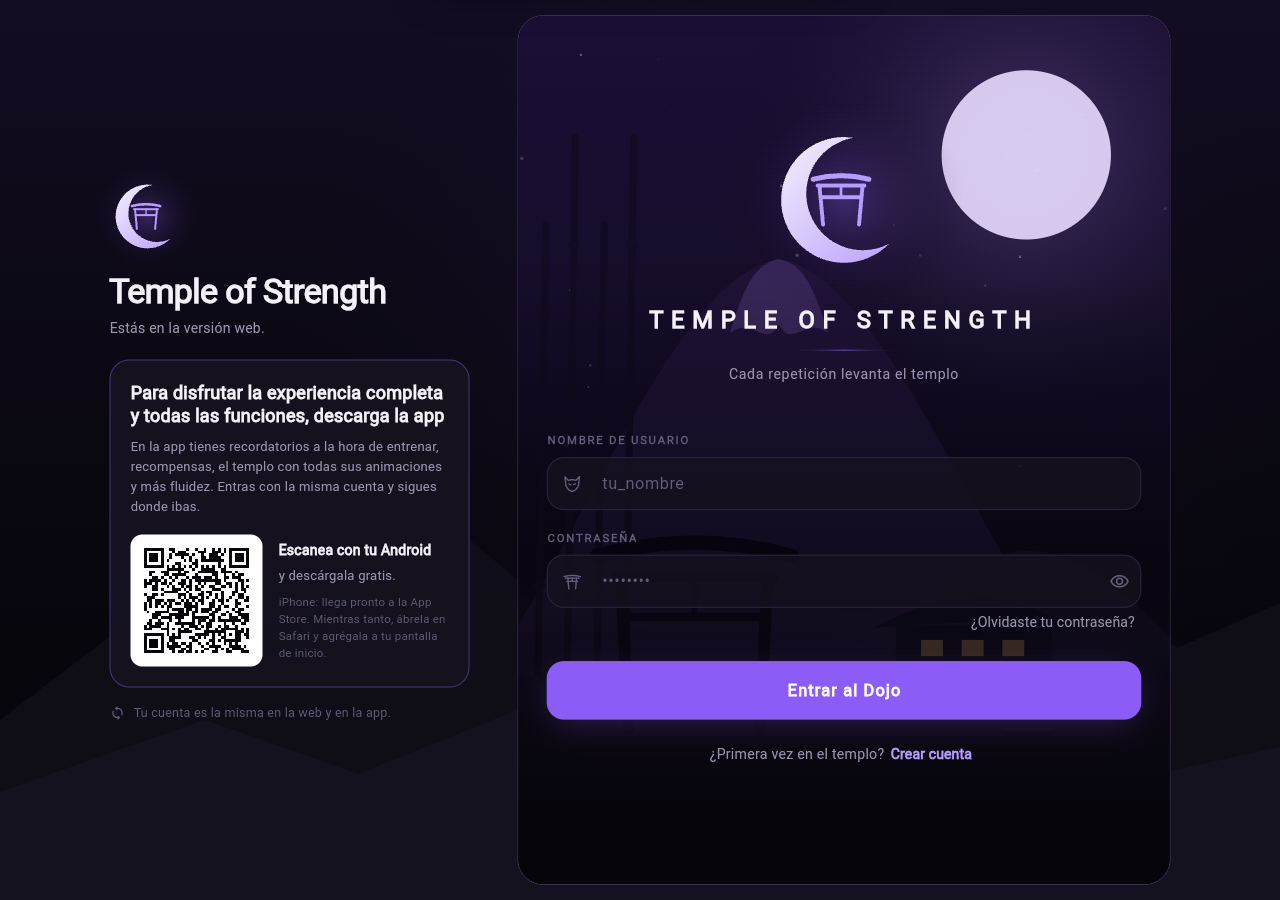
<file: app/index.html>
<!DOCTYPE html>
<html lang="es">
<head>
  <!-- Ruta base de la app. `flutter build web --base-href /app/` la reemplaza. -->
  <base href="/app/">

  <meta charset="UTF-8">
  <meta http-equiv="X-UA-Compatible" content="IE=Edge">
  <meta name="viewport" content="width=device-width, initial-scale=1">
  <meta name="description" content="Temple of Strength en tu navegador: entrena, sube de rango en cada músculo, construye tu templo y habla con Tenshi, tu coach con IA. La misma cuenta que en la app.">
  <meta name="theme-color" content="#06050A">
  <meta name="color-scheme" content="dark">

  <!-- iPhone: «Agregar a inicio» la abre a pantalla completa, como una app. -->
  <meta name="mobile-web-app-capable" content="yes">
  <meta name="apple-mobile-web-app-capable" content="yes">
  <meta name="apple-mobile-web-app-status-bar-style" content="black">
  <meta name="apple-mobile-web-app-title" content="Temple">
  <link rel="apple-touch-icon" href="icons/apple-touch-icon.png">

  <link rel="icon" type="image/png" href="favicon.png">
  <link rel="manifest" href="manifest.json">

  <title>Temple of Strength · versión web</title>

  <script>
    // Tema guardado (el mismo que eligen la app y la página): colorea la
    // pantalla de carga antes de que llegue la app.
    (function () {
      var T = {
        tradicional: ['#06050A', '#1B1233', '#9A93B0', '#F4F1FA', '#8B5CF6', '#1D1829'],
        oscuro: ['#0B0B0D', '#1C1C22', '#9A9AA4', '#F4F4F6', '#8B5CF6', '#202024'],
        claro: ['#F6F3FA', '#E9E0F7', '#5E5671', '#1A1526', '#6D3FE0', '#E2D9EF'],
        sakura: ['#0A0609', '#351024', '#B0949F', '#FBF1F6', '#D9508A', '#23161F'],
        jade: ['#050A09', '#0E2E27', '#8EA89F', '#EEF8F4', '#1E9E74', '#15231F'],
        oceano: ['#04070D', '#0F1F45', '#8F9CB5', '#F0F5FF', '#3D7BEF', '#141F33'],
        carmesi: ['#0B0506', '#3A0D14', '#B0959A', '#FBF0F1', '#D23F4C', '#261519']
      };
      try {
        var v = JSON.parse(localStorage.getItem('flutter.tema_templo') || '"tradicional"');
        if (v === 'automatico') {
          v = window.matchMedia && window.matchMedia('(prefers-color-scheme: light)').matches ? 'claro' : 'tradicional';
        }
        var c = T[v] || T.tradicional, r = document.documentElement.style;
        r.setProperty('--fondo', c[0]); r.setProperty('--cielo', c[1]); r.setProperty('--suave', c[2]);
        r.setProperty('--titulo', c[3]); r.setProperty('--acento', c[4]); r.setProperty('--pista', c[5]);
        var m = document.querySelector('meta[name="theme-color"]');
        if (m) m.setAttribute('content', c[0]);
      } catch (e) { /* sin almacenamiento: tradicional */ }
    })();
  </script>

  <style>
    html, body { margin: 0; height: 100%; background: var(--fondo, #06050A); }
    body { overscroll-behavior: none; -webkit-tap-highlight-color: transparent; }

    /* Pantalla de carga: se ve mientras llega la app y se desvanece sola. */
    #carga {
      position: fixed; inset: 0; z-index: 20;
      display: flex; flex-direction: column; align-items: center; justify-content: center; gap: 18px;
      background: radial-gradient(120% 70% at 80% 0%, var(--cielo, #1b1233) 0%, var(--fondo, #06050A) 70%);
      color: var(--suave, #9A93B0); font: 500 14px/1.4 system-ui, -apple-system, "Segoe UI", Roboto, sans-serif;
      transition: opacity .5s ease;
    }
    #carga.fuera { opacity: 0; pointer-events: none; }
    #carga img { width: 112px; height: 112px; animation: flotar 3.2s ease-in-out infinite; filter: drop-shadow(0 0 26px rgba(139, 92, 246, .45)); }
    #carga .nombre { color: var(--titulo, #F4F1FA); font-size: 19px; font-weight: 700; letter-spacing: .5px; }
    #carga .barra { width: 148px; height: 3px; border-radius: 3px; background: var(--pista, #1D1829); overflow: hidden; }
    #carga .barra i { display: block; width: 40%; height: 100%; border-radius: 3px; background: var(--acento, #8B5CF6); animation: avanzar 1.3s ease-in-out infinite; }
    @keyframes flotar { 0%, 100% { transform: translateY(0); } 50% { transform: translateY(-7px); } }
    @keyframes avanzar { 0% { transform: translateX(-110%); } 100% { transform: translateX(260%); } }
    @media (prefers-reduced-motion: reduce) { #carga img, #carga .barra i { animation: none; } }

    /* Consejo para iPhone: instalarla en la pantalla de inicio. */
    #instalar-ios {
      position: fixed; left: 12px; right: 12px; top: calc(12px + env(safe-area-inset-top)); z-index: 30;
      max-width: 420px; margin: 0 auto; box-sizing: border-box;
      display: flex; gap: 12px; align-items: flex-start; padding: 14px 14px 14px 16px;
      background: #15121F; border: 1px solid #3D3157; border-radius: 18px;
      box-shadow: 0 18px 40px rgba(0, 0, 0, .55), 0 0 30px rgba(139, 92, 246, .18);
      color: #E7E3F2; font: 400 13.5px/1.45 system-ui, -apple-system, sans-serif;
      transform: translateY(-160%); transition: transform .45s cubic-bezier(.2, .8, .2, 1);
    }
    #instalar-ios.visible { transform: translateY(0); }
    #instalar-ios b { color: #F4F1FA; }
    #instalar-ios .texto { flex: 1; }
    #instalar-ios svg { width: 17px; height: 17px; vertical-align: -3px; }
    #instalar-ios button {
      flex: none; width: 30px; height: 30px; border: 0; border-radius: 15px; background: #1D1829; color: #9A93B0;
      font-size: 18px; line-height: 30px; cursor: pointer;
    }
  </style>
</head>
<body>
  <div id="carga" role="status" aria-live="polite">
    <img src="icons/logo-carga.png" alt="">
    <div class="nombre">Temple of Strength</div>
    <div class="barra"><i></i></div>
    <div>Abriendo el templo…</div>
  </div>

  <div id="instalar-ios" hidden>
    <div class="texto">
      <b>Tenla como app en tu iPhone.</b> Abajo, toca Compartir
      <svg viewBox="0 0 24 24" fill="none" stroke="#B79CFF" stroke-width="2" stroke-linecap="round" stroke-linejoin="round" aria-label="Compartir"><path d="M12 3v12"/><path d="m8 7 4-4 4 4"/><path d="M6 11H5a1 1 0 0 0-1 1v8a1 1 0 0 0 1 1h14a1 1 0 0 0 1-1v-8a1 1 0 0 0-1-1h-1"/></svg>
      y luego <b>«Agregar a inicio»</b>.
    </div>
    <button type="button" aria-label="Cerrar">×</button>
  </div>

  <noscript>
    <p style="color:#E7E3F2;font-family:system-ui,sans-serif;padding:24px">Temple of Strength necesita JavaScript activado.</p>
  </noscript>

  <script>
    // Quitar la pantalla de carga cuando la app dibuja su primera pantalla.
    window.addEventListener('flutter-first-frame', function () {
      var c = document.getElementById('carga');
      if (!c) return;
      c.classList.add('fuera');
      setTimeout(function () { c.remove(); }, 600);
    });

    // En iPhone (Safari) y sin instalar: sugerir «Agregar a inicio», como mucho una vez por semana.
    (function () {
      var ua = navigator.userAgent || '';
      var ios = /iPhone|iPod/.test(ua) || (/iPad/.test(ua));
      var instalada = window.navigator.standalone === true ||
        (window.matchMedia && window.matchMedia('(display-mode: standalone)').matches);
      if (!ios || instalada) return;
      var clave = 'templo_consejo_inicio';
      try {
        var antes = Number(localStorage.getItem(clave) || 0);
        if (Date.now() - antes < 7 * 24 * 3600 * 1000) return;
      } catch (e) { /* sin almacenamiento: se muestra igual */ }
      var caja = document.getElementById('instalar-ios');
      var cerrar = function () {
        caja.classList.remove('visible');
        try { localStorage.setItem(clave, String(Date.now())); } catch (e) {}
        setTimeout(function () { caja.hidden = true; }, 500);
      };
      caja.querySelector('button').addEventListener('click', cerrar);
      setTimeout(function () {
        caja.hidden = false;
        requestAnimationFrame(function () { caja.classList.add('visible'); });
        setTimeout(cerrar, 15000);
      }, 4500);
    })();
  </script>
  <script src="flutter_bootstrap.js" async></script>
</body>
</html>
</file>
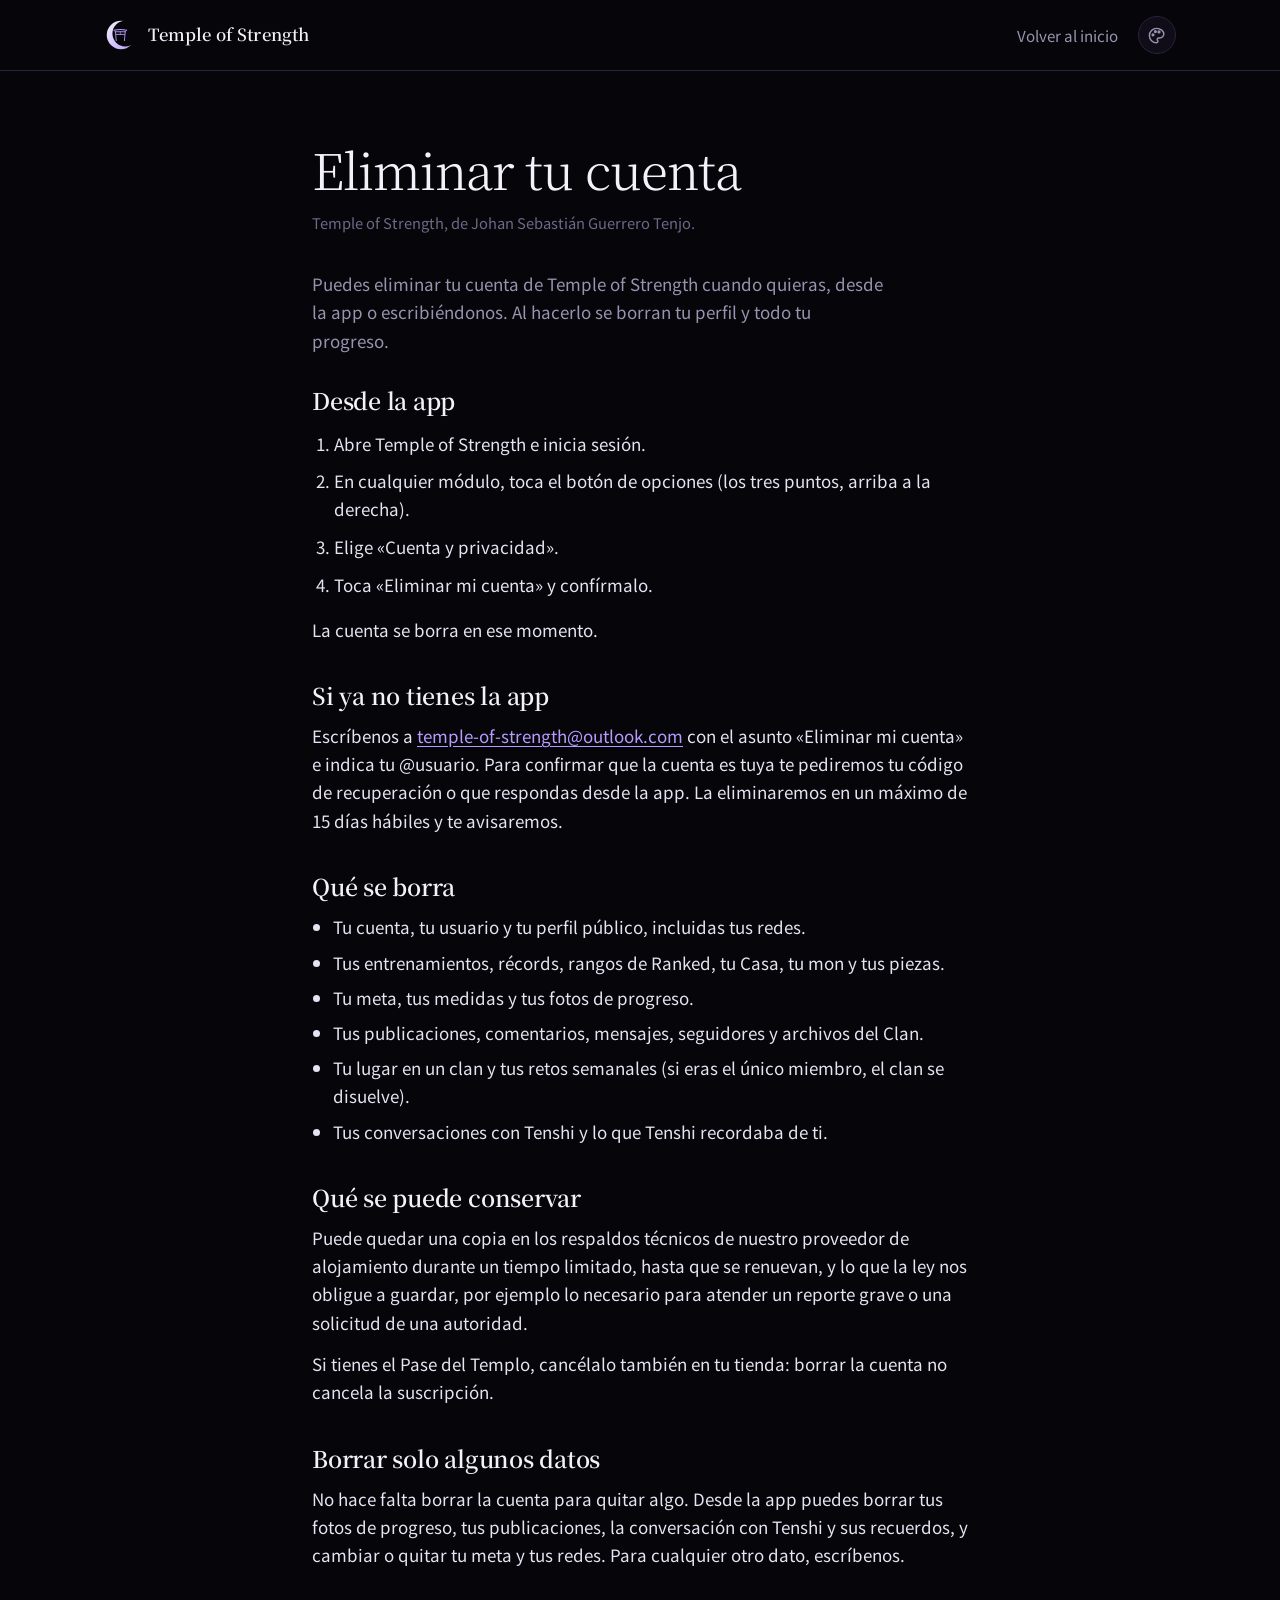
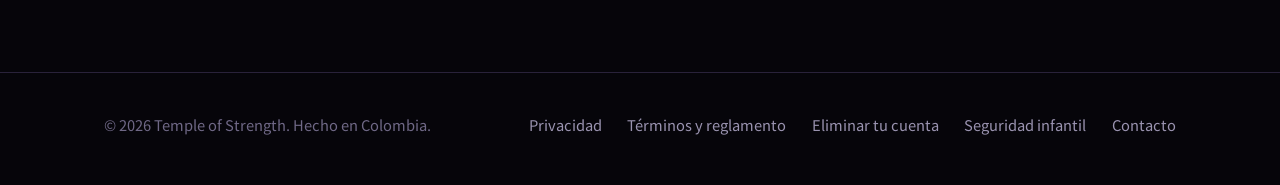
<file: eliminar-cuenta.html>
<!doctype html>
<html lang="es">
<head>
<meta charset="utf-8">
<meta name="viewport" content="width=device-width, initial-scale=1, viewport-fit=cover">
<title>Eliminar tu cuenta · Temple of Strength</title>
<meta name="description" content="Cómo eliminar tu cuenta de Temple of Strength y qué datos se borran.">
<meta name="theme-color" content="#06050A">
<script src="js/tema.js?v=20261119a"></script>
<meta http-equiv="Content-Security-Policy" content="default-src 'self'; script-src 'self'; style-src 'self' 'unsafe-inline'; img-src 'self' data:; font-src 'self'; connect-src 'self'; object-src 'none'; base-uri 'self'; form-action 'none'">
<meta name="referrer" content="strict-origin-when-cross-origin">
<meta property="og:type" content="website">
<meta property="og:title" content="Eliminar tu cuenta · Temple of Strength">
<meta property="og:description" content="Cómo eliminar tu cuenta de Temple of Strength y qué datos se borran.">
<meta property="og:image" content="https://ssguerrerotenjiro-cyber.github.io/img/og.png">
<meta property="og:url" content="https://ssguerrerotenjiro-cyber.github.io/eliminar-cuenta.html">
<meta property="og:locale" content="es_CO">
<meta name="twitter:card" content="summary_large_image">
<link rel="icon" href="img/icono.svg" type="image/svg+xml">
<link rel="icon" href="img/icono-192.png" sizes="192x192" type="image/png">
<link rel="apple-touch-icon" href="img/apple-touch-icon.png">
<link rel="preload" href="fuentes/serif-300.woff" as="font" type="font/woff" crossorigin>
<link rel="stylesheet" href="css/templo.css?v=20261119a">
</head>
<body>
<header class="legal-cabecera">
  <div class="contenedor">
    <a class="marca" href="./"><svg class="" viewBox="0 0 100 100" aria-hidden="true" focusable="false">
  <defs>
    <radialGradient id="h6"><stop class="h-a" offset="0" stop-color="#8B5CF6" stop-opacity=".34"/><stop class="h-a" offset="1" stop-color="#8B5CF6" stop-opacity="0"/></radialGradient>
    <linearGradient id="l6" x1="0" y1="0" x2="1" y2="1"><stop class="l-a" offset="0" stop-color="#F4F1FA"/><stop class="l-b" offset="1" stop-color="#B79CFF"/></linearGradient>
    <mask id="m6" maskUnits="userSpaceOnUse" x="0" y="0" width="100" height="100"><rect width="100" height="100" fill="#fff"/><circle cx="62.6" cy="45.8" r="37.8" fill="#000"/></mask>
  </defs>
  <circle class="halo" cx="50" cy="50" r="79.8" fill="url(#h6)"/>
  <g class="creciente"><circle cx="50" cy="50" r="42" fill="url(#l6)" mask="url(#m6)"/></g>
  <g class="torii" fill="none" stroke="#B79CFF" stroke-linecap="round">
    <path pathLength="1" stroke-width="3.4" d="M29.4 36.2Q48 31.4 66.6 36.2"/>
    <path pathLength="1" stroke-width="2.6" d="M32.4 40.4H63.6"/>
    <path pathLength="1" stroke-width="2.6" d="M33.6 40.4L36 66.5"/>
    <path pathLength="1" stroke-width="2.6" d="M62.4 40.4L60 66.5"/>
    <path pathLength="1" stroke-width="2.6" d="M35.4 48.2H60.6"/>
    <path pathLength="1" stroke-width="1.8" d="M48 40.4V48.2"/>
  </g>
</svg>Temple of Strength</a>
    <div class="cabecera-acciones">
      <a class="volver" href="./">Volver al inicio</a>
      <div class="tema">
        <button class="boton-tema" type="button" data-boton-tema aria-expanded="false" aria-controls="menu-tema" aria-label="Tema de color" title="Tema de color"><svg viewBox="0 0 24 24" fill="none" stroke="currentColor" stroke-width="1.8" stroke-linecap="round" stroke-linejoin="round" aria-hidden="true"><path d="M12 3a9 9 0 1 0 0 18c1.1 0 1.7-.9 1.7-1.8 0-.5-.2-.9-.5-1.2-.3-.3-.5-.7-.5-1.2 0-1 .8-1.8 1.8-1.8H16a5 5 0 0 0 5-5C21 6.4 17 3 12 3Z"/><circle cx="7.5" cy="11" r="1.1"/><circle cx="10.5" cy="7" r="1.1"/><circle cx="15" cy="7.4" r="1.1"/></svg></button>
        <div class="menu-tema" id="menu-tema" data-menu-tema hidden role="group" aria-label="Tema de color">
          <p>Tema de color · también se usa en la versión web</p>
          <button type="button" data-elegir-tema="tradicional" aria-pressed="false"><span class="muestra" style="--a:#06050A;--b:#8B5CF6"></span>Tradicional</button>
          <button type="button" data-elegir-tema="oscuro" aria-pressed="false"><span class="muestra" style="--a:#0B0B0D;--b:#8B5CF6"></span>Oscuro</button>
          <button type="button" data-elegir-tema="claro" aria-pressed="false"><span class="muestra" style="--a:#F6F3FA;--b:#6D3FE0"></span>Claro</button>
          <button type="button" data-elegir-tema="sakura" aria-pressed="false"><span class="muestra" style="--a:#0A0609;--b:#D9508A"></span>Sakura</button>
          <button type="button" data-elegir-tema="jade" aria-pressed="false"><span class="muestra" style="--a:#050A09;--b:#1E9E74"></span>Jade</button>
          <button type="button" data-elegir-tema="oceano" aria-pressed="false"><span class="muestra" style="--a:#04070D;--b:#3D7BEF"></span>Océano</button>
          <button type="button" data-elegir-tema="carmesi" aria-pressed="false"><span class="muestra" style="--a:#0B0506;--b:#D23F4C"></span>Carmesí</button>
          <button type="button" data-elegir-tema="automatico" aria-pressed="false"><span class="muestra" style="--a:#F6F3FA;--b:#06050A"></span>Automático</button>
        </div>
      </div>
    </div>
  </div>
</header>
<main class="legal">
  <h1>Eliminar tu cuenta</h1>
  <p class="meta">Temple of Strength, de <span data-cfg="responsable">Johan Sebastián Guerrero Tenjo</span>.</p>
  <p class="intro">Puedes eliminar tu cuenta de Temple of Strength cuando quieras, desde la app o escribiéndonos. Al hacerlo se borran tu perfil y todo tu progreso.</p>

  <section id="desde-la-app"><h2>Desde la app</h2>
    <ol class="pasos-legal">
      <li>Abre Temple of Strength e inicia sesión.</li>
      <li>En cualquier módulo, toca el botón de opciones (los tres puntos, arriba a la derecha).</li>
      <li>Elige «Cuenta y privacidad».</li>
      <li>Toca «Eliminar mi cuenta» y confírmalo.</li>
    </ol>
    <p>La cuenta se borra en ese momento.</p>
  </section>

  <section id="por-correo"><h2>Si ya no tienes la app</h2>
    <p>Escríbenos a <a data-correo href="mailto:temple-of-strength@outlook.com">temple-of-strength@outlook.com</a> con el asunto «Eliminar mi cuenta» e indica tu @usuario. Para confirmar que la cuenta es tuya te pediremos tu código de recuperación o que respondas desde la app. La eliminaremos en un máximo de 15 días hábiles y te avisaremos.</p>
  </section>

  <section id="que-se-borra"><h2>Qué se borra</h2>
    <ul>
      <li>Tu cuenta, tu usuario y tu perfil público, incluidas tus redes.</li>
      <li>Tus entrenamientos, récords, rangos de Ranked, tu Casa, tu mon y tus piezas.</li>
      <li>Tu meta, tus medidas y tus fotos de progreso.</li>
      <li>Tus publicaciones, comentarios, mensajes, seguidores y archivos del Clan.</li>
      <li>Tu lugar en un clan y tus retos semanales (si eras el único miembro, el clan se disuelve).</li>
      <li>Tus conversaciones con Tenshi y lo que Tenshi recordaba de ti.</li>
    </ul>
  </section>

  <section id="que-se-conserva"><h2>Qué se puede conservar</h2>
    <p>Puede quedar una copia en los respaldos técnicos de nuestro proveedor de alojamiento durante un tiempo limitado, hasta que se renuevan, y lo que la ley nos obligue a guardar, por ejemplo lo necesario para atender un reporte grave o una solicitud de una autoridad.</p>
    <p>Si tienes el Pase del Templo, cancélalo también en tu tienda: borrar la cuenta no cancela la suscripción.</p>
  </section>

  <section id="borrar-algunos-datos"><h2>Borrar solo algunos datos</h2>
    <p>No hace falta borrar la cuenta para quitar algo. Desde la app puedes borrar tus fotos de progreso, tus publicaciones, la conversación con Tenshi y sus recuerdos, y cambiar o quitar tu meta y tus redes. Para cualquier otro dato, escríbenos.</p>
  </section>
</main>
<footer class="pie">
  <div class="contenedor">
    <p>© <span data-anio>2026</span> Temple of Strength. Hecho en Colombia.</p>
    <nav aria-label="Legal">
      <a href="privacidad.html">Privacidad</a>
      <a href="terminos.html">Términos y reglamento</a>
      <a href="eliminar-cuenta.html">Eliminar tu cuenta</a>
      <a href="seguridad-infantil.html">Seguridad infantil</a>
      <a data-correo data-texto-fijo href="mailto:temple-of-strength@outlook.com">Contacto</a>
    </nav>
  </div>
</footer>
<script src="config.js?v=20261119a"></script>
<script src="js/templo.js?v=20261119a"></script>
</body>
</html>
</file>
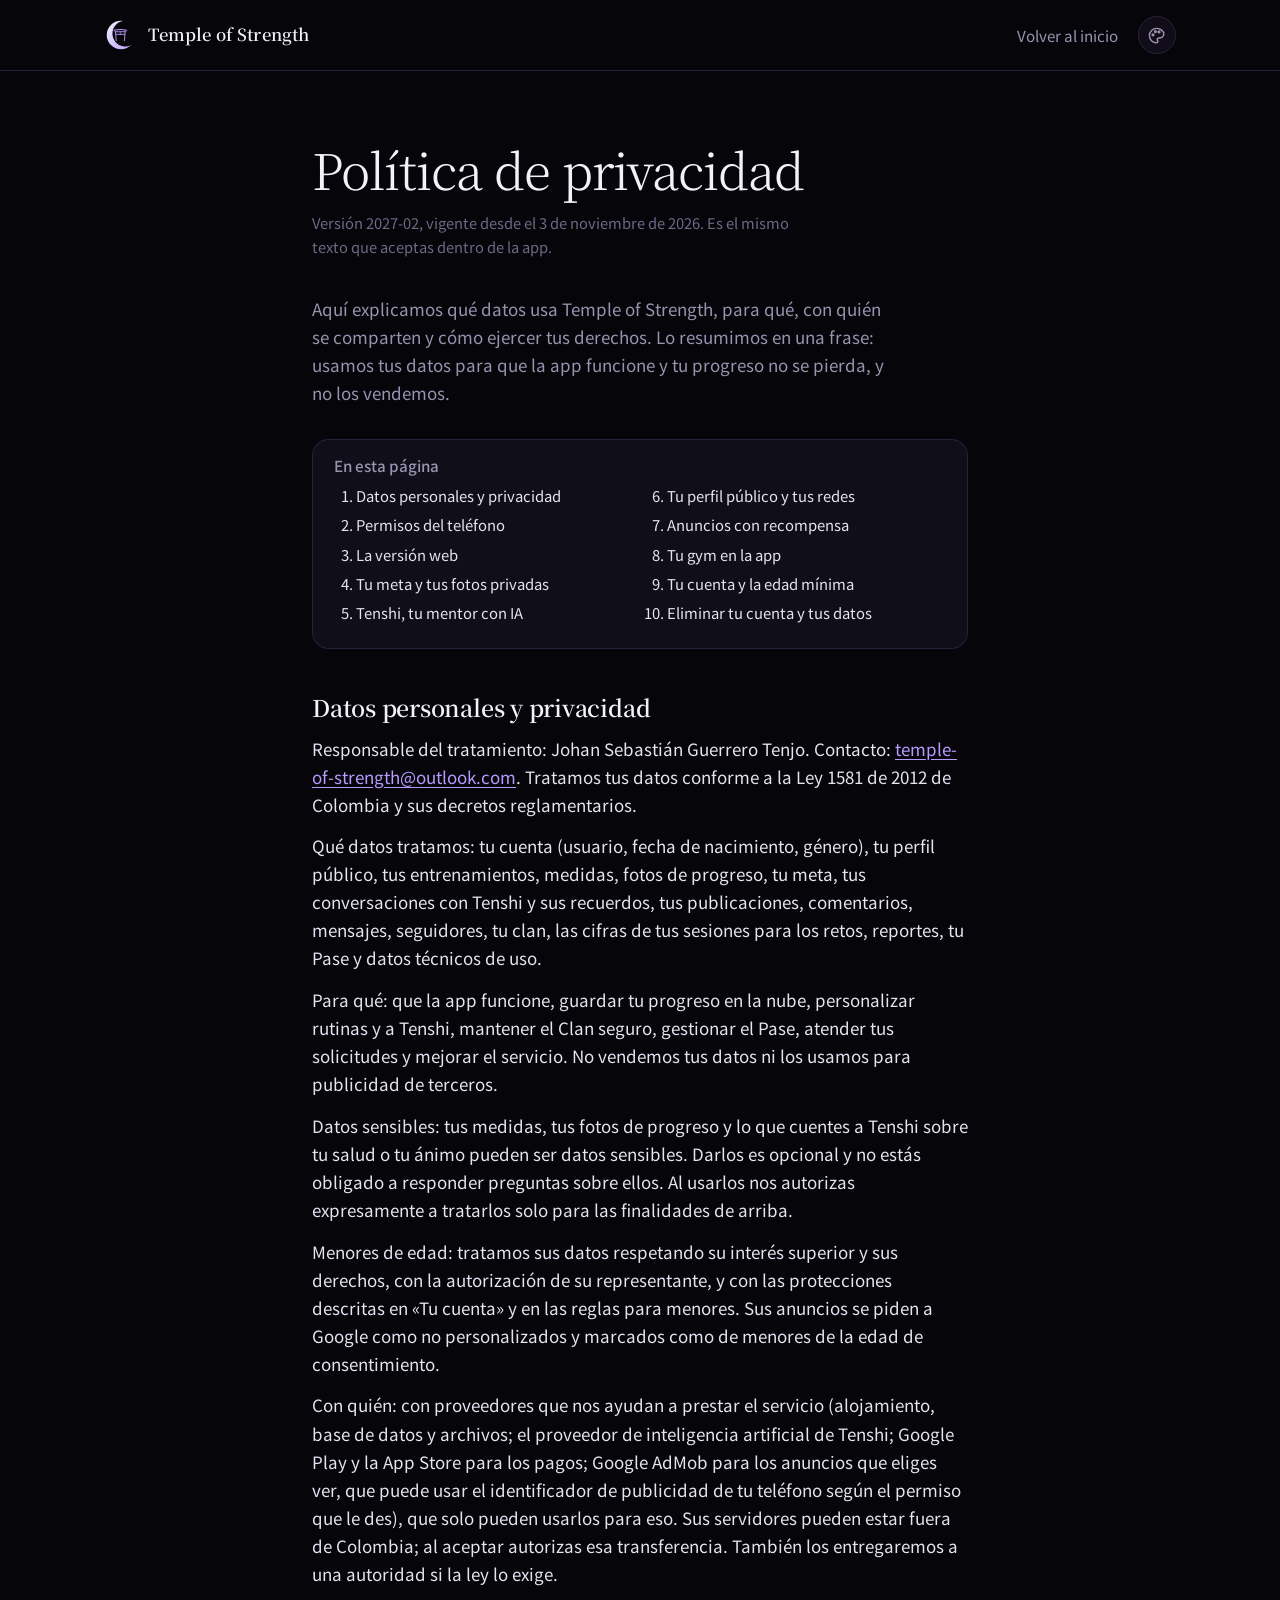
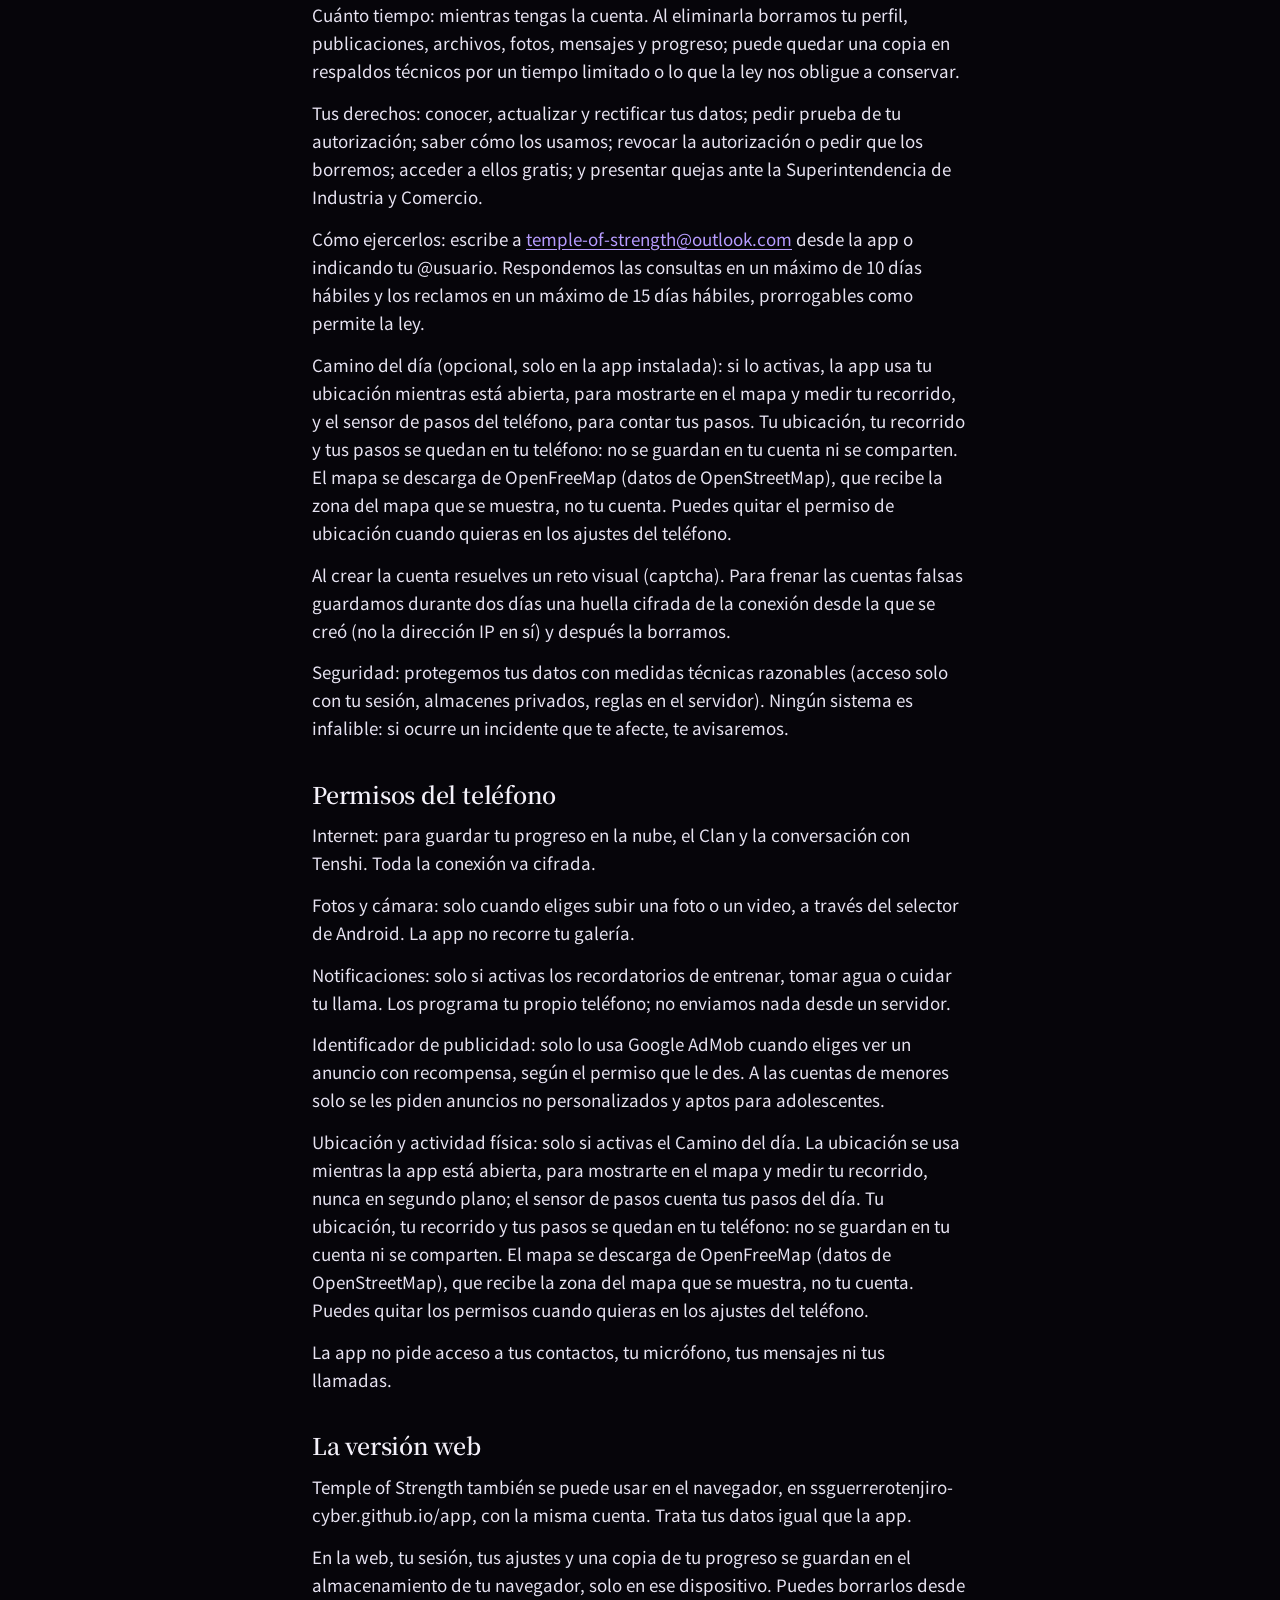
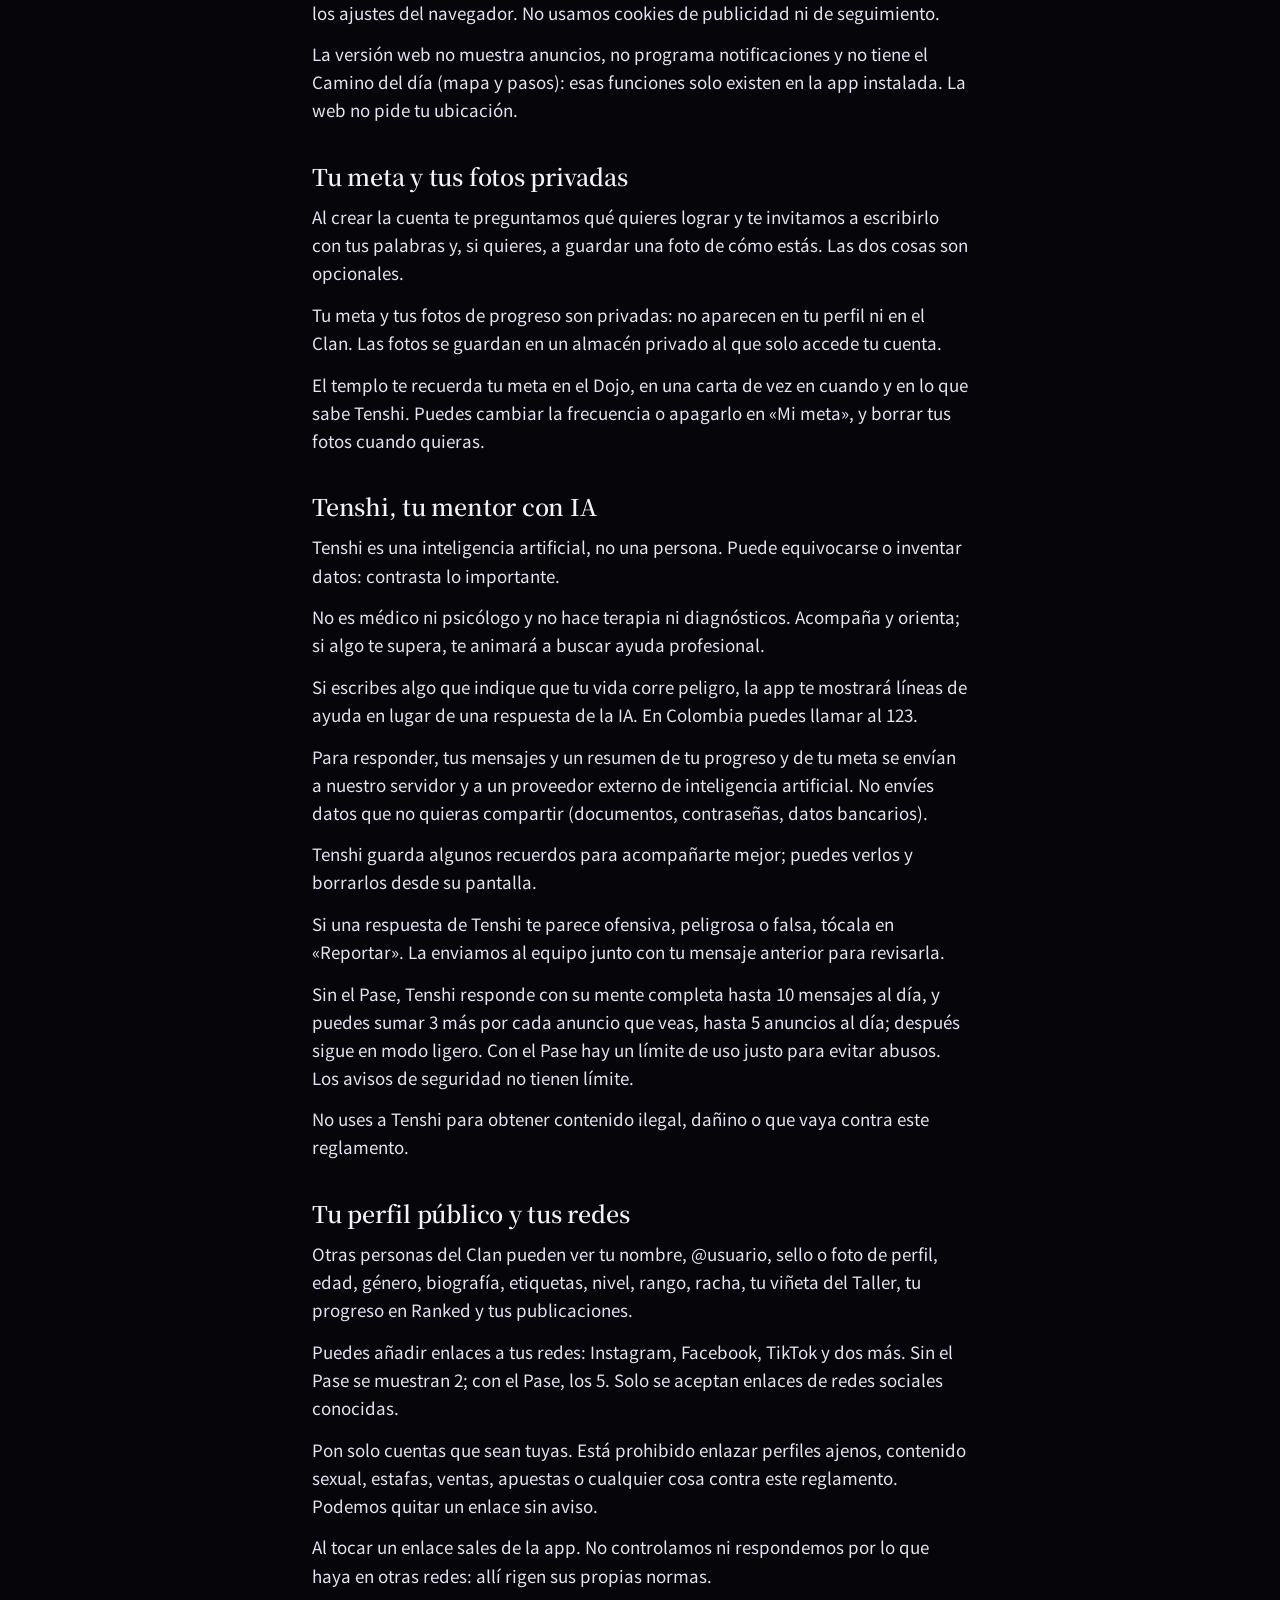
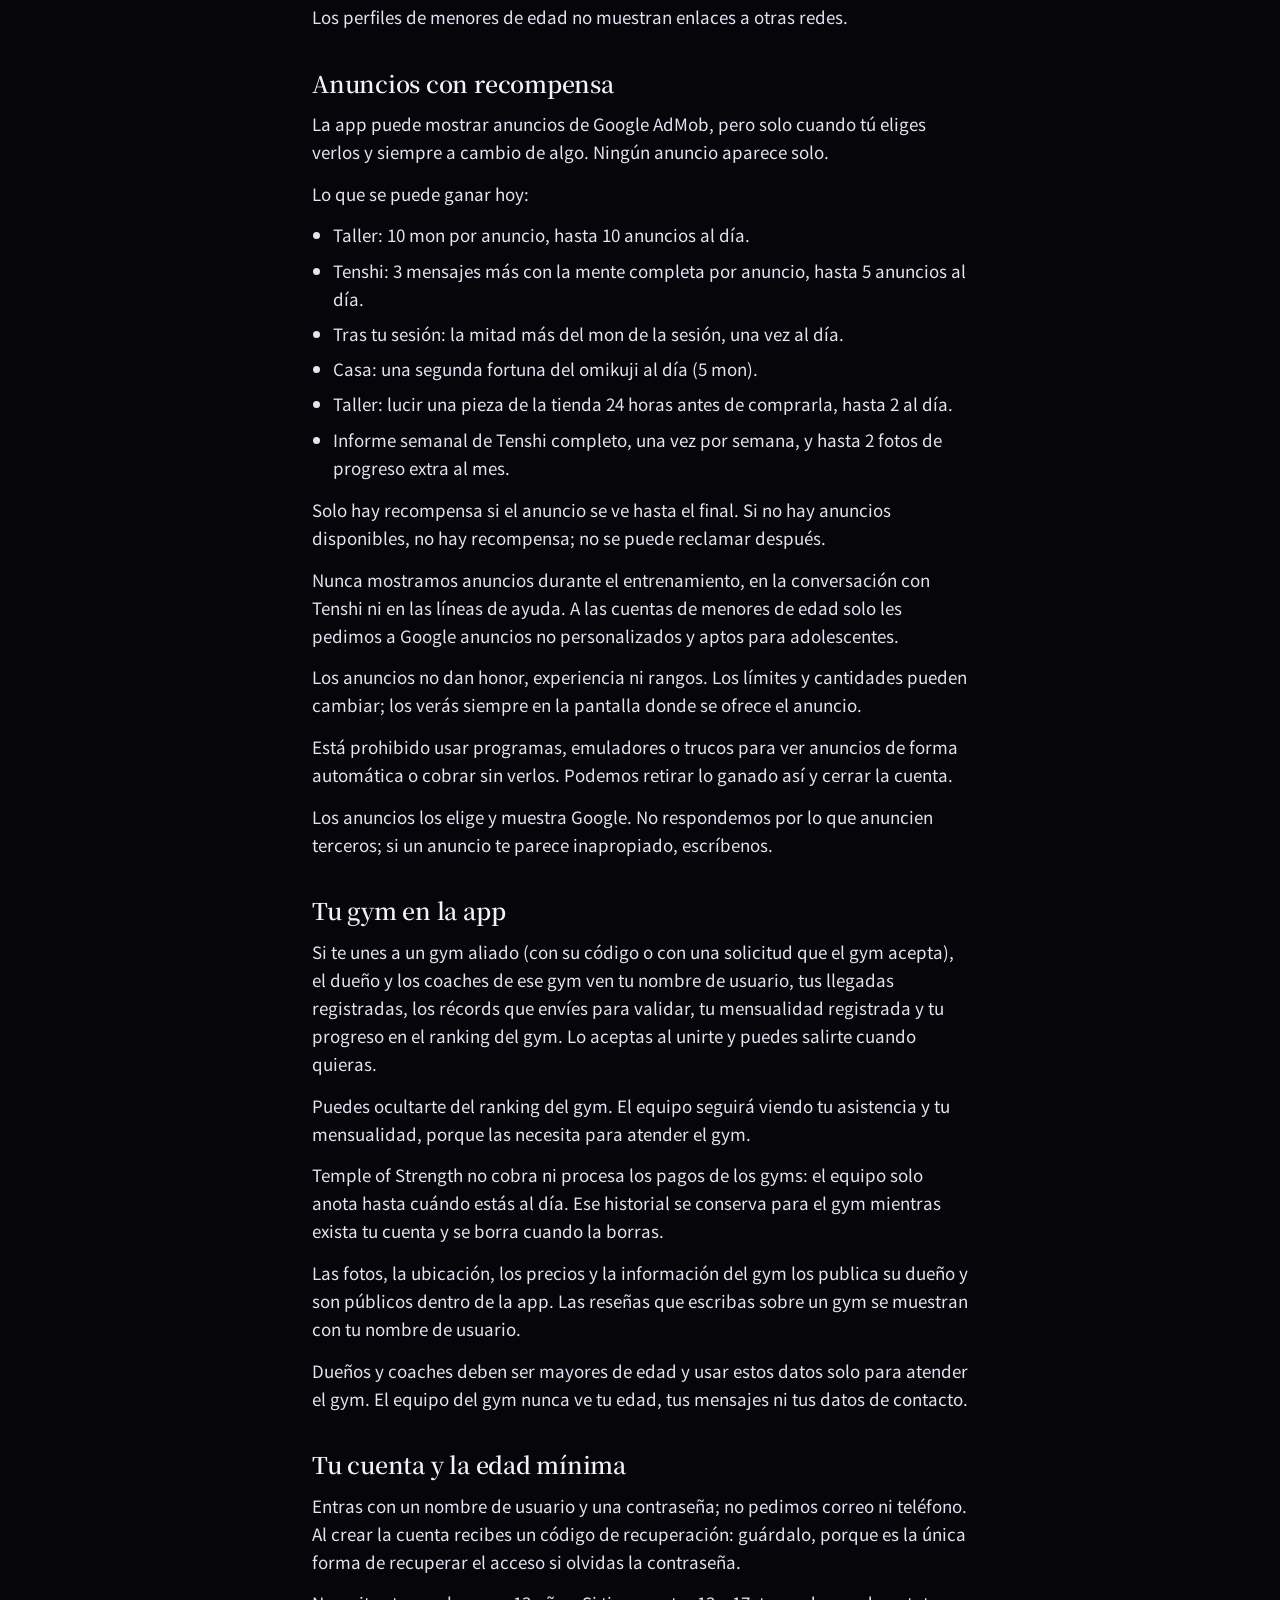
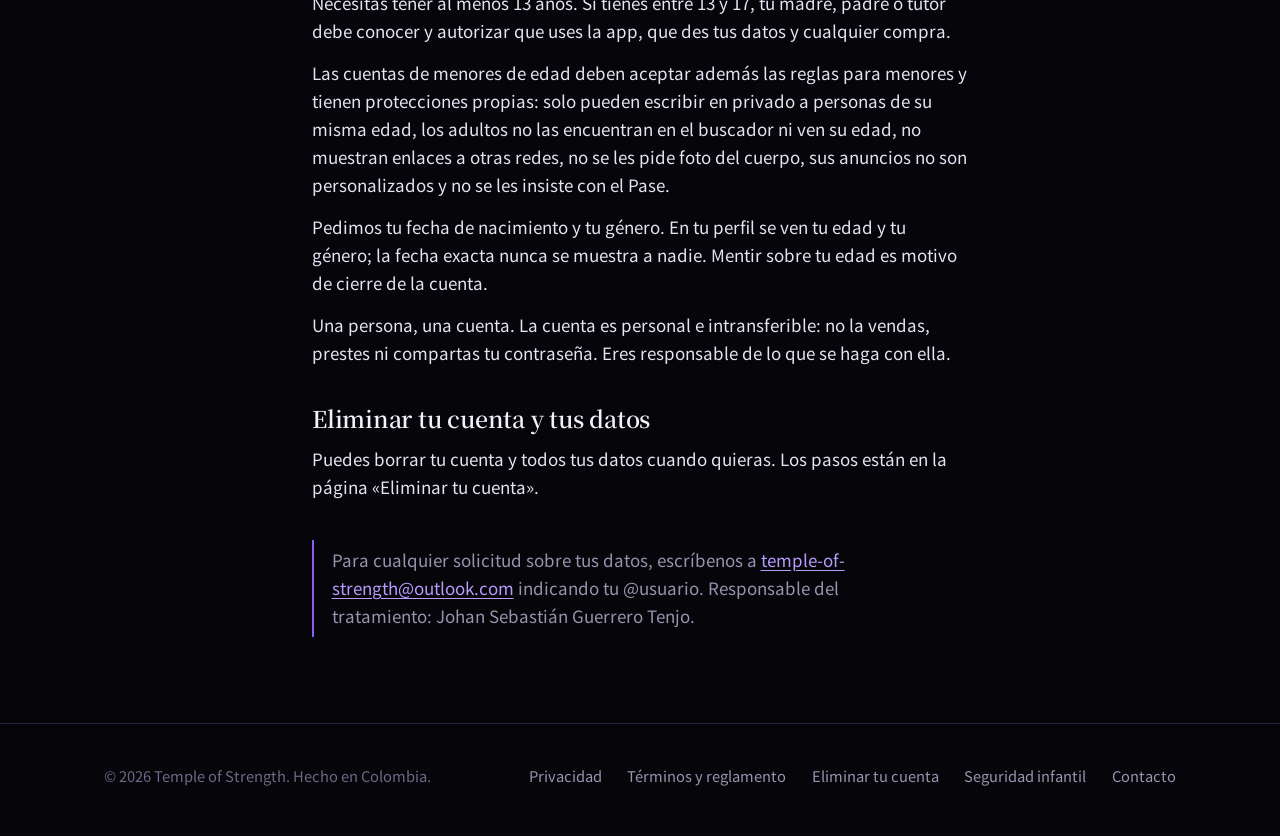
<file: privacidad.html>
<!doctype html>
<html lang="es">
<head>
<meta charset="utf-8">
<meta name="viewport" content="width=device-width, initial-scale=1, viewport-fit=cover">
<title>Política de privacidad · Temple of Strength</title>
<meta name="description" content="Cómo trata Temple of Strength tus datos personales, conforme a la Ley 1581 de 2012 de Colombia.">
<meta name="theme-color" content="#06050A">
<script src="js/tema.js?v=20261119a"></script>
<meta http-equiv="Content-Security-Policy" content="default-src 'self'; script-src 'self'; style-src 'self' 'unsafe-inline'; img-src 'self' data:; font-src 'self'; connect-src 'self'; object-src 'none'; base-uri 'self'; form-action 'none'">
<meta name="referrer" content="strict-origin-when-cross-origin">
<meta property="og:type" content="website">
<meta property="og:title" content="Política de privacidad · Temple of Strength">
<meta property="og:description" content="Cómo trata Temple of Strength tus datos personales, conforme a la Ley 1581 de 2012 de Colombia.">
<meta property="og:image" content="https://ssguerrerotenjiro-cyber.github.io/img/og.png">
<meta property="og:url" content="https://ssguerrerotenjiro-cyber.github.io/privacidad.html">
<meta property="og:locale" content="es_CO">
<meta name="twitter:card" content="summary_large_image">
<link rel="icon" href="img/icono.svg" type="image/svg+xml">
<link rel="icon" href="img/icono-192.png" sizes="192x192" type="image/png">
<link rel="apple-touch-icon" href="img/apple-touch-icon.png">
<link rel="preload" href="fuentes/serif-300.woff" as="font" type="font/woff" crossorigin>
<link rel="stylesheet" href="css/templo.css?v=20261119a">
</head>
<body>
<header class="legal-cabecera">
  <div class="contenedor">
    <a class="marca" href="./"><svg class="" viewBox="0 0 100 100" aria-hidden="true" focusable="false">
  <defs>
    <radialGradient id="h4"><stop class="h-a" offset="0" stop-color="#8B5CF6" stop-opacity=".34"/><stop class="h-a" offset="1" stop-color="#8B5CF6" stop-opacity="0"/></radialGradient>
    <linearGradient id="l4" x1="0" y1="0" x2="1" y2="1"><stop class="l-a" offset="0" stop-color="#F4F1FA"/><stop class="l-b" offset="1" stop-color="#B79CFF"/></linearGradient>
    <mask id="m4" maskUnits="userSpaceOnUse" x="0" y="0" width="100" height="100"><rect width="100" height="100" fill="#fff"/><circle cx="62.6" cy="45.8" r="37.8" fill="#000"/></mask>
  </defs>
  <circle class="halo" cx="50" cy="50" r="79.8" fill="url(#h4)"/>
  <g class="creciente"><circle cx="50" cy="50" r="42" fill="url(#l4)" mask="url(#m4)"/></g>
  <g class="torii" fill="none" stroke="#B79CFF" stroke-linecap="round">
    <path pathLength="1" stroke-width="3.4" d="M29.4 36.2Q48 31.4 66.6 36.2"/>
    <path pathLength="1" stroke-width="2.6" d="M32.4 40.4H63.6"/>
    <path pathLength="1" stroke-width="2.6" d="M33.6 40.4L36 66.5"/>
    <path pathLength="1" stroke-width="2.6" d="M62.4 40.4L60 66.5"/>
    <path pathLength="1" stroke-width="2.6" d="M35.4 48.2H60.6"/>
    <path pathLength="1" stroke-width="1.8" d="M48 40.4V48.2"/>
  </g>
</svg>Temple of Strength</a>
    <div class="cabecera-acciones">
      <a class="volver" href="./">Volver al inicio</a>
      <div class="tema">
        <button class="boton-tema" type="button" data-boton-tema aria-expanded="false" aria-controls="menu-tema" aria-label="Tema de color" title="Tema de color"><svg viewBox="0 0 24 24" fill="none" stroke="currentColor" stroke-width="1.8" stroke-linecap="round" stroke-linejoin="round" aria-hidden="true"><path d="M12 3a9 9 0 1 0 0 18c1.1 0 1.7-.9 1.7-1.8 0-.5-.2-.9-.5-1.2-.3-.3-.5-.7-.5-1.2 0-1 .8-1.8 1.8-1.8H16a5 5 0 0 0 5-5C21 6.4 17 3 12 3Z"/><circle cx="7.5" cy="11" r="1.1"/><circle cx="10.5" cy="7" r="1.1"/><circle cx="15" cy="7.4" r="1.1"/></svg></button>
        <div class="menu-tema" id="menu-tema" data-menu-tema hidden role="group" aria-label="Tema de color">
          <p>Tema de color · también se usa en la versión web</p>
          <button type="button" data-elegir-tema="tradicional" aria-pressed="false"><span class="muestra" style="--a:#06050A;--b:#8B5CF6"></span>Tradicional</button>
          <button type="button" data-elegir-tema="oscuro" aria-pressed="false"><span class="muestra" style="--a:#0B0B0D;--b:#8B5CF6"></span>Oscuro</button>
          <button type="button" data-elegir-tema="claro" aria-pressed="false"><span class="muestra" style="--a:#F6F3FA;--b:#6D3FE0"></span>Claro</button>
          <button type="button" data-elegir-tema="sakura" aria-pressed="false"><span class="muestra" style="--a:#0A0609;--b:#D9508A"></span>Sakura</button>
          <button type="button" data-elegir-tema="jade" aria-pressed="false"><span class="muestra" style="--a:#050A09;--b:#1E9E74"></span>Jade</button>
          <button type="button" data-elegir-tema="oceano" aria-pressed="false"><span class="muestra" style="--a:#04070D;--b:#3D7BEF"></span>Océano</button>
          <button type="button" data-elegir-tema="carmesi" aria-pressed="false"><span class="muestra" style="--a:#0B0506;--b:#D23F4C"></span>Carmesí</button>
          <button type="button" data-elegir-tema="automatico" aria-pressed="false"><span class="muestra" style="--a:#F6F3FA;--b:#06050A"></span>Automático</button>
        </div>
      </div>
    </div>
  </div>
</header>
<main class="legal">
  <h1>Política de privacidad</h1>
  <p class="meta">Versión 2027-02, vigente desde el 3 de noviembre de 2026. Es el mismo texto que aceptas dentro de la app.</p>
  <p class="intro">Aquí explicamos qué datos usa Temple of Strength, para qué, con quién se comparten y cómo ejercer tus derechos. Lo resumimos en una frase: usamos tus datos para que la app funcione y tu progreso no se pierda, y no los vendemos.</p>
  <nav class="indice" aria-label="Índice"><h2>En esta página</h2><ol><li><a href="#datos-personales-y-privacidad">Datos personales y privacidad</a></li>
<li><a href="#permisos-del-telefono">Permisos del teléfono</a></li>
<li><a href="#la-version-web">La versión web</a></li>
<li><a href="#tu-meta-y-tus-fotos-privadas">Tu meta y tus fotos privadas</a></li>
<li><a href="#tenshi-tu-mentor-con-ia">Tenshi, tu mentor con IA</a></li>
<li><a href="#tu-perfil-publico-y-tus-redes">Tu perfil público y tus redes</a></li>
<li><a href="#anuncios-con-recompensa">Anuncios con recompensa</a></li>
<li><a href="#tu-gym-en-la-app">Tu gym en la app</a></li>
<li><a href="#tu-cuenta-y-la-edad-minima">Tu cuenta y la edad mínima</a></li>
<li><a href="#eliminar-tu-cuenta-y-tus-datos">Eliminar tu cuenta y tus datos</a></li></ol></nav>
  <section id="datos-personales-y-privacidad"><h2>Datos personales y privacidad</h2>
<p>Responsable del tratamiento: <span data-cfg="responsable">Johan Sebastián Guerrero Tenjo</span>. Contacto: <a data-correo href="mailto:temple-of-strength@outlook.com">temple-of-strength@outlook.com</a>. Tratamos tus datos conforme a la Ley 1581 de 2012 de Colombia y sus decretos reglamentarios.</p>
<p>Qué datos tratamos: tu cuenta (usuario, fecha de nacimiento, género), tu perfil público, tus entrenamientos, medidas, fotos de progreso, tu meta, tus conversaciones con Tenshi y sus recuerdos, tus publicaciones, comentarios, mensajes, seguidores, tu clan, las cifras de tus sesiones para los retos, reportes, tu Pase y datos técnicos de uso.</p>
<p>Para qué: que la app funcione, guardar tu progreso en la nube, personalizar rutinas y a Tenshi, mantener el Clan seguro, gestionar el Pase, atender tus solicitudes y mejorar el servicio. No vendemos tus datos ni los usamos para publicidad de terceros.</p>
<p>Datos sensibles: tus medidas, tus fotos de progreso y lo que cuentes a Tenshi sobre tu salud o tu ánimo pueden ser datos sensibles. Darlos es opcional y no estás obligado a responder preguntas sobre ellos. Al usarlos nos autorizas expresamente a tratarlos solo para las finalidades de arriba.</p>
<p>Menores de edad: tratamos sus datos respetando su interés superior y sus derechos, con la autorización de su representante, y con las protecciones descritas en «Tu cuenta» y en las reglas para menores. Sus anuncios se piden a Google como no personalizados y marcados como de menores de la edad de consentimiento.</p>
<p>Con quién: con proveedores que nos ayudan a prestar el servicio (alojamiento, base de datos y archivos; el proveedor de inteligencia artificial de Tenshi; Google Play y la App Store para los pagos; Google AdMob para los anuncios que eliges ver, que puede usar el identificador de publicidad de tu teléfono según el permiso que le des), que solo pueden usarlos para eso. Sus servidores pueden estar fuera de Colombia; al aceptar autorizas esa transferencia. También los entregaremos a una autoridad si la ley lo exige.</p>
<p>Cuánto tiempo: mientras tengas la cuenta. Al eliminarla borramos tu perfil, publicaciones, archivos, fotos, mensajes y progreso; puede quedar una copia en respaldos técnicos por un tiempo limitado o lo que la ley nos obligue a conservar.</p>
<p>Tus derechos: conocer, actualizar y rectificar tus datos; pedir prueba de tu autorización; saber cómo los usamos; revocar la autorización o pedir que los borremos; acceder a ellos gratis; y presentar quejas ante la Superintendencia de Industria y Comercio.</p>
<p>Cómo ejercerlos: escribe a <a data-correo href="mailto:temple-of-strength@outlook.com">temple-of-strength@outlook.com</a> desde la app o indicando tu @usuario. Respondemos las consultas en un máximo de 10 días hábiles y los reclamos en un máximo de 15 días hábiles, prorrogables como permite la ley.</p>
<p>Camino del día (opcional, solo en la app instalada): si lo activas, la app usa tu ubicación mientras está abierta, para mostrarte en el mapa y medir tu recorrido, y el sensor de pasos del teléfono, para contar tus pasos. Tu ubicación, tu recorrido y tus pasos se quedan en tu teléfono: no se guardan en tu cuenta ni se comparten. El mapa se descarga de OpenFreeMap (datos de OpenStreetMap), que recibe la zona del mapa que se muestra, no tu cuenta. Puedes quitar el permiso de ubicación cuando quieras en los ajustes del teléfono.</p>
<p>Al crear la cuenta resuelves un reto visual (captcha). Para frenar las cuentas falsas guardamos durante dos días una huella cifrada de la conexión desde la que se creó (no la dirección IP en sí) y después la borramos.</p>
<p>Seguridad: protegemos tus datos con medidas técnicas razonables (acceso solo con tu sesión, almacenes privados, reglas en el servidor). Ningún sistema es infalible: si ocurre un incidente que te afecte, te avisaremos.</p>
</section>
<section id="permisos-del-telefono"><h2>Permisos del teléfono</h2>
<p>Internet: para guardar tu progreso en la nube, el Clan y la conversación con Tenshi. Toda la conexión va cifrada.</p>
<p>Fotos y cámara: solo cuando eliges subir una foto o un video, a través del selector de Android. La app no recorre tu galería.</p>
<p>Notificaciones: solo si activas los recordatorios de entrenar, tomar agua o cuidar tu llama. Los programa tu propio teléfono; no enviamos nada desde un servidor.</p>
<p>Identificador de publicidad: solo lo usa Google AdMob cuando eliges ver un anuncio con recompensa, según el permiso que le des. A las cuentas de menores solo se les piden anuncios no personalizados y aptos para adolescentes.</p>
<p>Ubicación y actividad física: solo si activas el Camino del día. La ubicación se usa mientras la app está abierta, para mostrarte en el mapa y medir tu recorrido, nunca en segundo plano; el sensor de pasos cuenta tus pasos del día. Tu ubicación, tu recorrido y tus pasos se quedan en tu teléfono: no se guardan en tu cuenta ni se comparten. El mapa se descarga de OpenFreeMap (datos de OpenStreetMap), que recibe la zona del mapa que se muestra, no tu cuenta. Puedes quitar los permisos cuando quieras en los ajustes del teléfono.</p>
<p>La app no pide acceso a tus contactos, tu micrófono, tus mensajes ni tus llamadas.</p>
</section>
<section id="la-version-web"><h2>La versión web</h2>
<p>Temple of Strength también se puede usar en el navegador, en ssguerrerotenjiro-cyber.github.io/app, con la misma cuenta. Trata tus datos igual que la app.</p>
<p>En la web, tu sesión, tus ajustes y una copia de tu progreso se guardan en el almacenamiento de tu navegador, solo en ese dispositivo. Puedes borrarlos desde los ajustes del navegador. No usamos cookies de publicidad ni de seguimiento.</p>
<p>La versión web no muestra anuncios, no programa notificaciones y no tiene el Camino del día (mapa y pasos): esas funciones solo existen en la app instalada. La web no pide tu ubicación.</p>
</section>
<section id="tu-meta-y-tus-fotos-privadas"><h2>Tu meta y tus fotos privadas</h2>
<p>Al crear la cuenta te preguntamos qué quieres lograr y te invitamos a escribirlo con tus palabras y, si quieres, a guardar una foto de cómo estás. Las dos cosas son opcionales.</p>
<p>Tu meta y tus fotos de progreso son privadas: no aparecen en tu perfil ni en el Clan. Las fotos se guardan en un almacén privado al que solo accede tu cuenta.</p>
<p>El templo te recuerda tu meta en el Dojo, en una carta de vez en cuando y en lo que sabe Tenshi. Puedes cambiar la frecuencia o apagarlo en «Mi meta», y borrar tus fotos cuando quieras.</p>
</section>
<section id="tenshi-tu-mentor-con-ia"><h2>Tenshi, tu mentor con IA</h2>
<p>Tenshi es una inteligencia artificial, no una persona. Puede equivocarse o inventar datos: contrasta lo importante.</p>
<p>No es médico ni psicólogo y no hace terapia ni diagnósticos. Acompaña y orienta; si algo te supera, te animará a buscar ayuda profesional.</p>
<p>Si escribes algo que indique que tu vida corre peligro, la app te mostrará líneas de ayuda en lugar de una respuesta de la IA. En Colombia puedes llamar al 123.</p>
<p>Para responder, tus mensajes y un resumen de tu progreso y de tu meta se envían a nuestro servidor y a un proveedor externo de inteligencia artificial. No envíes datos que no quieras compartir (documentos, contraseñas, datos bancarios).</p>
<p>Tenshi guarda algunos recuerdos para acompañarte mejor; puedes verlos y borrarlos desde su pantalla.</p>
<p>Si una respuesta de Tenshi te parece ofensiva, peligrosa o falsa, tócala en «Reportar». La enviamos al equipo junto con tu mensaje anterior para revisarla.</p>
<p>Sin el Pase, Tenshi responde con su mente completa hasta 10 mensajes al día, y puedes sumar 3 más por cada anuncio que veas, hasta 5 anuncios al día; después sigue en modo ligero. Con el Pase hay un límite de uso justo para evitar abusos. Los avisos de seguridad no tienen límite.</p>
<p>No uses a Tenshi para obtener contenido ilegal, dañino o que vaya contra este reglamento.</p>
</section>
<section id="tu-perfil-publico-y-tus-redes"><h2>Tu perfil público y tus redes</h2>
<p>Otras personas del Clan pueden ver tu nombre, @usuario, sello o foto de perfil, edad, género, biografía, etiquetas, nivel, rango, racha, tu viñeta del Taller, tu progreso en Ranked y tus publicaciones.</p>
<p>Puedes añadir enlaces a tus redes: Instagram, Facebook, TikTok y dos más. Sin el Pase se muestran 2; con el Pase, los 5. Solo se aceptan enlaces de redes sociales conocidas.</p>
<p>Pon solo cuentas que sean tuyas. Está prohibido enlazar perfiles ajenos, contenido sexual, estafas, ventas, apuestas o cualquier cosa contra este reglamento. Podemos quitar un enlace sin aviso.</p>
<p>Al tocar un enlace sales de la app. No controlamos ni respondemos por lo que haya en otras redes: allí rigen sus propias normas.</p>
<p>Los perfiles de menores de edad no muestran enlaces a otras redes.</p>
</section>
<section id="anuncios-con-recompensa"><h2>Anuncios con recompensa</h2>
<p>La app puede mostrar anuncios de Google AdMob, pero solo cuando tú eliges verlos y siempre a cambio de algo. Ningún anuncio aparece solo.</p>
<p>Lo que se puede ganar hoy:</p>
<ul><li>Taller: 10 mon por anuncio, hasta 10 anuncios al día.</li><li>Tenshi: 3 mensajes más con la mente completa por anuncio, hasta 5 anuncios al día.</li><li>Tras tu sesión: la mitad más del mon de la sesión, una vez al día.</li><li>Casa: una segunda fortuna del omikuji al día (5 mon).</li><li>Taller: lucir una pieza de la tienda 24 horas antes de comprarla, hasta 2 al día.</li><li>Informe semanal de Tenshi completo, una vez por semana, y hasta 2 fotos de progreso extra al mes.</li></ul>
<p>Solo hay recompensa si el anuncio se ve hasta el final. Si no hay anuncios disponibles, no hay recompensa; no se puede reclamar después.</p>
<p>Nunca mostramos anuncios durante el entrenamiento, en la conversación con Tenshi ni en las líneas de ayuda. A las cuentas de menores de edad solo les pedimos a Google anuncios no personalizados y aptos para adolescentes.</p>
<p>Los anuncios no dan honor, experiencia ni rangos. Los límites y cantidades pueden cambiar; los verás siempre en la pantalla donde se ofrece el anuncio.</p>
<p>Está prohibido usar programas, emuladores o trucos para ver anuncios de forma automática o cobrar sin verlos. Podemos retirar lo ganado así y cerrar la cuenta.</p>
<p>Los anuncios los elige y muestra Google. No respondemos por lo que anuncien terceros; si un anuncio te parece inapropiado, escríbenos.</p>
</section>
<section id="tu-gym-en-la-app"><h2>Tu gym en la app</h2>
<p>Si te unes a un gym aliado (con su código o con una solicitud que el gym acepta), el dueño y los coaches de ese gym ven tu nombre de usuario, tus llegadas registradas, los récords que envíes para validar, tu mensualidad registrada y tu progreso en el ranking del gym. Lo aceptas al unirte y puedes salirte cuando quieras.</p>
<p>Puedes ocultarte del ranking del gym. El equipo seguirá viendo tu asistencia y tu mensualidad, porque las necesita para atender el gym.</p>
<p>Temple of Strength no cobra ni procesa los pagos de los gyms: el equipo solo anota hasta cuándo estás al día. Ese historial se conserva para el gym mientras exista tu cuenta y se borra cuando la borras.</p>
<p>Las fotos, la ubicación, los precios y la información del gym los publica su dueño y son públicos dentro de la app. Las reseñas que escribas sobre un gym se muestran con tu nombre de usuario.</p>
<p>Dueños y coaches deben ser mayores de edad y usar estos datos solo para atender el gym. El equipo del gym nunca ve tu edad, tus mensajes ni tus datos de contacto.</p>
</section>
<section id="tu-cuenta-y-la-edad-minima"><h2>Tu cuenta y la edad mínima</h2>
<p>Entras con un nombre de usuario y una contraseña; no pedimos correo ni teléfono. Al crear la cuenta recibes un código de recuperación: guárdalo, porque es la única forma de recuperar el acceso si olvidas la contraseña.</p>
<p>Necesitas tener al menos 13 años. Si tienes entre 13 y 17, tu madre, padre o tutor debe conocer y autorizar que uses la app, que des tus datos y cualquier compra.</p>
<p>Las cuentas de menores de edad deben aceptar además las reglas para menores y tienen protecciones propias: solo pueden escribir en privado a personas de su misma edad, los adultos no las encuentran en el buscador ni ven su edad, no muestran enlaces a otras redes, no se les pide foto del cuerpo, sus anuncios no son personalizados y no se les insiste con el Pase.</p>
<p>Pedimos tu fecha de nacimiento y tu género. En tu perfil se ven tu edad y tu género; la fecha exacta nunca se muestra a nadie. Mentir sobre tu edad es motivo de cierre de la cuenta.</p>
<p>Una persona, una cuenta. La cuenta es personal e intransferible: no la vendas, prestes ni compartas tu contraseña. Eres responsable de lo que se haga con ella.</p>
</section>
<section id="eliminar-tu-cuenta-y-tus-datos"><h2>Eliminar tu cuenta y tus datos</h2>
<p>Puedes borrar tu cuenta y todos tus datos cuando quieras. Los pasos están en la página «Eliminar tu cuenta».</p>
</section>
  <p class="aviso">Para cualquier solicitud sobre tus datos, escríbenos a <a data-correo href="mailto:temple-of-strength@outlook.com">temple-of-strength@outlook.com</a> indicando tu @usuario. Responsable del tratamiento: <span data-cfg="responsable">Johan Sebastián Guerrero Tenjo</span>.</p>
</main>
<footer class="pie">
  <div class="contenedor">
    <p>© <span data-anio>2026</span> Temple of Strength. Hecho en Colombia.</p>
    <nav aria-label="Legal">
      <a href="privacidad.html">Privacidad</a>
      <a href="terminos.html">Términos y reglamento</a>
      <a href="eliminar-cuenta.html">Eliminar tu cuenta</a>
      <a href="seguridad-infantil.html">Seguridad infantil</a>
      <a data-correo data-texto-fijo href="mailto:temple-of-strength@outlook.com">Contacto</a>
    </nav>
  </div>
</footer>
<script src="config.js?v=20261119a"></script>
<script src="js/templo.js?v=20261119a"></script>
</body>
</html>
</file>
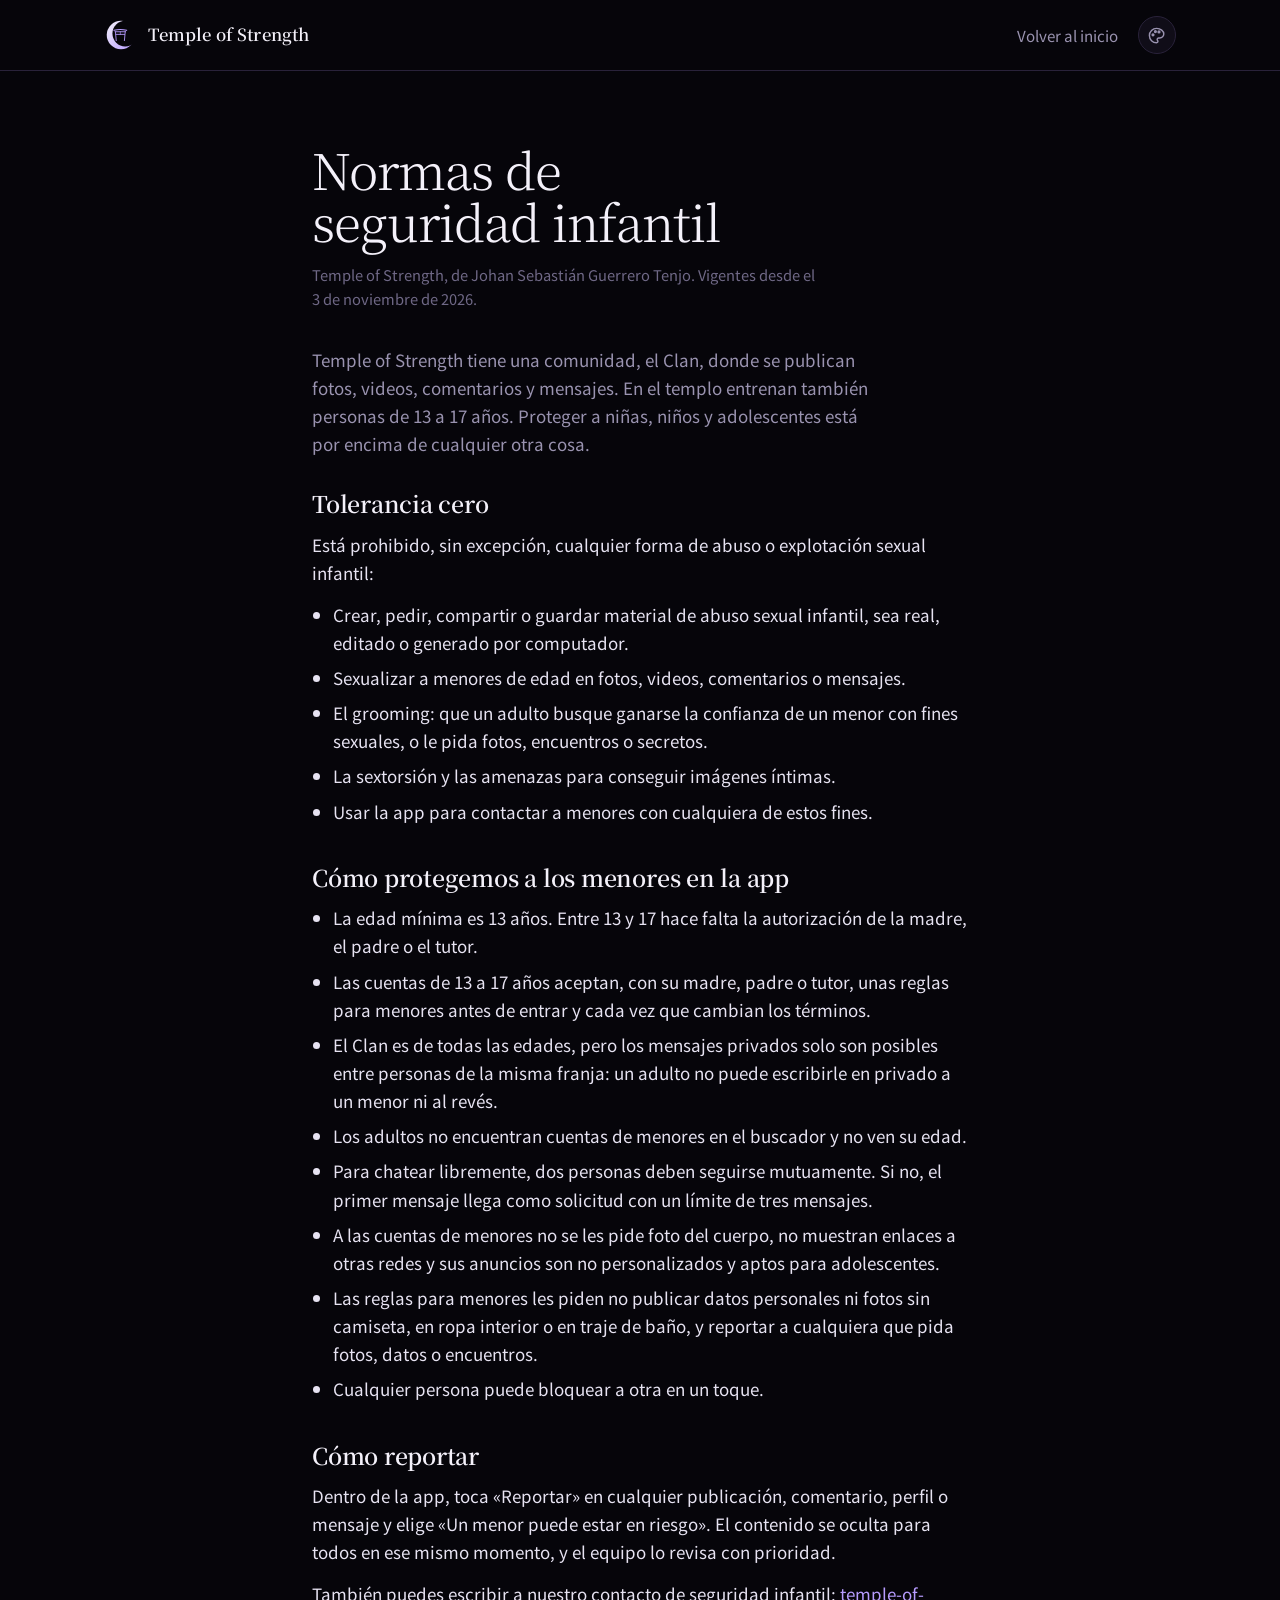
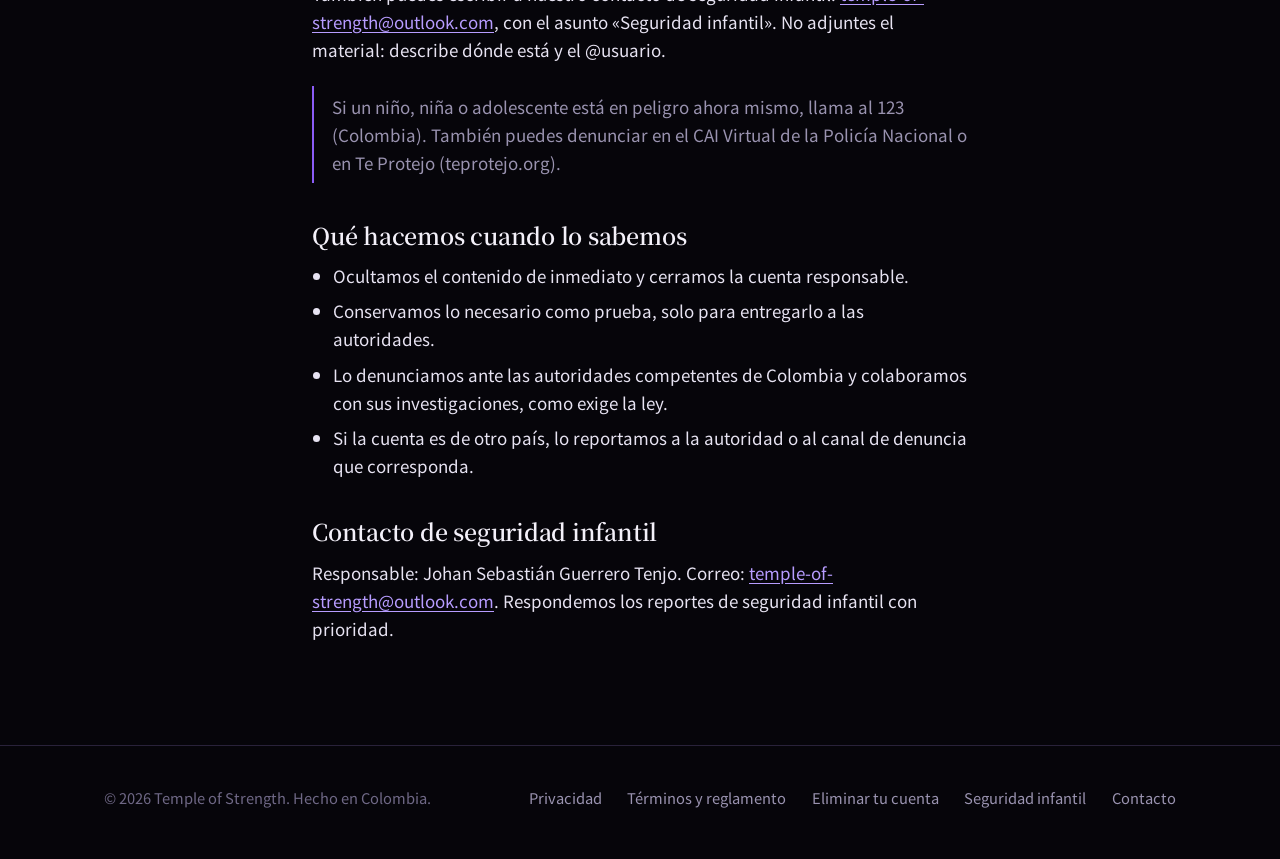
<file: seguridad-infantil.html>
<!doctype html>
<html lang="es">
<head>
<meta charset="utf-8">
<meta name="viewport" content="width=device-width, initial-scale=1, viewport-fit=cover">
<title>Normas de seguridad infantil · Temple of Strength</title>
<meta name="description" content="Normas de Temple of Strength contra el abuso y la explotación sexual infantil, y cómo reportarlo.">
<meta name="theme-color" content="#06050A">
<script src="js/tema.js?v=20261119a"></script>
<meta http-equiv="Content-Security-Policy" content="default-src 'self'; script-src 'self'; style-src 'self' 'unsafe-inline'; img-src 'self' data:; font-src 'self'; connect-src 'self'; object-src 'none'; base-uri 'self'; form-action 'none'">
<meta name="referrer" content="strict-origin-when-cross-origin">
<meta property="og:type" content="website">
<meta property="og:title" content="Normas de seguridad infantil · Temple of Strength">
<meta property="og:description" content="Normas de Temple of Strength contra el abuso y la explotación sexual infantil, y cómo reportarlo.">
<meta property="og:image" content="https://ssguerrerotenjiro-cyber.github.io/img/og.png">
<meta property="og:url" content="https://ssguerrerotenjiro-cyber.github.io/seguridad-infantil.html">
<meta property="og:locale" content="es_CO">
<meta name="twitter:card" content="summary_large_image">
<link rel="icon" href="img/icono.svg" type="image/svg+xml">
<link rel="icon" href="img/icono-192.png" sizes="192x192" type="image/png">
<link rel="apple-touch-icon" href="img/apple-touch-icon.png">
<link rel="preload" href="fuentes/serif-300.woff" as="font" type="font/woff" crossorigin>
<link rel="stylesheet" href="css/templo.css?v=20261119a">
</head>
<body>
<header class="legal-cabecera">
  <div class="contenedor">
    <a class="marca" href="./"><svg class="" viewBox="0 0 100 100" aria-hidden="true" focusable="false">
  <defs>
    <radialGradient id="h7"><stop class="h-a" offset="0" stop-color="#8B5CF6" stop-opacity=".34"/><stop class="h-a" offset="1" stop-color="#8B5CF6" stop-opacity="0"/></radialGradient>
    <linearGradient id="l7" x1="0" y1="0" x2="1" y2="1"><stop class="l-a" offset="0" stop-color="#F4F1FA"/><stop class="l-b" offset="1" stop-color="#B79CFF"/></linearGradient>
    <mask id="m7" maskUnits="userSpaceOnUse" x="0" y="0" width="100" height="100"><rect width="100" height="100" fill="#fff"/><circle cx="62.6" cy="45.8" r="37.8" fill="#000"/></mask>
  </defs>
  <circle class="halo" cx="50" cy="50" r="79.8" fill="url(#h7)"/>
  <g class="creciente"><circle cx="50" cy="50" r="42" fill="url(#l7)" mask="url(#m7)"/></g>
  <g class="torii" fill="none" stroke="#B79CFF" stroke-linecap="round">
    <path pathLength="1" stroke-width="3.4" d="M29.4 36.2Q48 31.4 66.6 36.2"/>
    <path pathLength="1" stroke-width="2.6" d="M32.4 40.4H63.6"/>
    <path pathLength="1" stroke-width="2.6" d="M33.6 40.4L36 66.5"/>
    <path pathLength="1" stroke-width="2.6" d="M62.4 40.4L60 66.5"/>
    <path pathLength="1" stroke-width="2.6" d="M35.4 48.2H60.6"/>
    <path pathLength="1" stroke-width="1.8" d="M48 40.4V48.2"/>
  </g>
</svg>Temple of Strength</a>
    <div class="cabecera-acciones">
      <a class="volver" href="./">Volver al inicio</a>
      <div class="tema">
        <button class="boton-tema" type="button" data-boton-tema aria-expanded="false" aria-controls="menu-tema" aria-label="Tema de color" title="Tema de color"><svg viewBox="0 0 24 24" fill="none" stroke="currentColor" stroke-width="1.8" stroke-linecap="round" stroke-linejoin="round" aria-hidden="true"><path d="M12 3a9 9 0 1 0 0 18c1.1 0 1.7-.9 1.7-1.8 0-.5-.2-.9-.5-1.2-.3-.3-.5-.7-.5-1.2 0-1 .8-1.8 1.8-1.8H16a5 5 0 0 0 5-5C21 6.4 17 3 12 3Z"/><circle cx="7.5" cy="11" r="1.1"/><circle cx="10.5" cy="7" r="1.1"/><circle cx="15" cy="7.4" r="1.1"/></svg></button>
        <div class="menu-tema" id="menu-tema" data-menu-tema hidden role="group" aria-label="Tema de color">
          <p>Tema de color · también se usa en la versión web</p>
          <button type="button" data-elegir-tema="tradicional" aria-pressed="false"><span class="muestra" style="--a:#06050A;--b:#8B5CF6"></span>Tradicional</button>
          <button type="button" data-elegir-tema="oscuro" aria-pressed="false"><span class="muestra" style="--a:#0B0B0D;--b:#8B5CF6"></span>Oscuro</button>
          <button type="button" data-elegir-tema="claro" aria-pressed="false"><span class="muestra" style="--a:#F6F3FA;--b:#6D3FE0"></span>Claro</button>
          <button type="button" data-elegir-tema="sakura" aria-pressed="false"><span class="muestra" style="--a:#0A0609;--b:#D9508A"></span>Sakura</button>
          <button type="button" data-elegir-tema="jade" aria-pressed="false"><span class="muestra" style="--a:#050A09;--b:#1E9E74"></span>Jade</button>
          <button type="button" data-elegir-tema="oceano" aria-pressed="false"><span class="muestra" style="--a:#04070D;--b:#3D7BEF"></span>Océano</button>
          <button type="button" data-elegir-tema="carmesi" aria-pressed="false"><span class="muestra" style="--a:#0B0506;--b:#D23F4C"></span>Carmesí</button>
          <button type="button" data-elegir-tema="automatico" aria-pressed="false"><span class="muestra" style="--a:#F6F3FA;--b:#06050A"></span>Automático</button>
        </div>
      </div>
    </div>
  </div>
</header>
<main class="legal">
  <h1>Normas de seguridad infantil</h1>
  <p class="meta">Temple of Strength, de <span data-cfg="responsable">Johan Sebastián Guerrero Tenjo</span>. Vigentes desde el 3 de noviembre de 2026.</p>
  <p class="intro">Temple of Strength tiene una comunidad, el Clan, donde se publican fotos, videos, comentarios y mensajes. En el templo entrenan también personas de 13 a 17 años. Proteger a niñas, niños y adolescentes está por encima de cualquier otra cosa.</p>

  <section id="tolerancia-cero"><h2>Tolerancia cero</h2>
    <p>Está prohibido, sin excepción, cualquier forma de abuso o explotación sexual infantil:</p>
    <ul>
      <li>Crear, pedir, compartir o guardar material de abuso sexual infantil, sea real, editado o generado por computador.</li>
      <li>Sexualizar a menores de edad en fotos, videos, comentarios o mensajes.</li>
      <li>El grooming: que un adulto busque ganarse la confianza de un menor con fines sexuales, o le pida fotos, encuentros o secretos.</li>
      <li>La sextorsión y las amenazas para conseguir imágenes íntimas.</li>
      <li>Usar la app para contactar a menores con cualquiera de estos fines.</li>
    </ul>
  </section>

  <section id="protecciones"><h2>Cómo protegemos a los menores en la app</h2>
    <ul>
      <li>La edad mínima es 13 años. Entre 13 y 17 hace falta la autorización de la madre, el padre o el tutor.</li>
      <li>Las cuentas de 13 a 17 años aceptan, con su madre, padre o tutor, unas reglas para menores antes de entrar y cada vez que cambian los términos.</li>
      <li>El Clan es de todas las edades, pero los mensajes privados solo son posibles entre personas de la misma franja: un adulto no puede escribirle en privado a un menor ni al revés.</li>
      <li>Los adultos no encuentran cuentas de menores en el buscador y no ven su edad.</li>
      <li>Para chatear libremente, dos personas deben seguirse mutuamente. Si no, el primer mensaje llega como solicitud con un límite de tres mensajes.</li>
      <li>A las cuentas de menores no se les pide foto del cuerpo, no muestran enlaces a otras redes y sus anuncios son no personalizados y aptos para adolescentes.</li>
      <li>Las reglas para menores les piden no publicar datos personales ni fotos sin camiseta, en ropa interior o en traje de baño, y reportar a cualquiera que pida fotos, datos o encuentros.</li>
      <li>Cualquier persona puede bloquear a otra en un toque.</li>
    </ul>
  </section>

  <section id="reportar"><h2>Cómo reportar</h2>
    <p>Dentro de la app, toca «Reportar» en cualquier publicación, comentario, perfil o mensaje y elige «Un menor puede estar en riesgo». El contenido se oculta para todos en ese mismo momento, y el equipo lo revisa con prioridad.</p>
    <p>También puedes escribir a nuestro contacto de seguridad infantil: <a data-correo href="mailto:temple-of-strength@outlook.com">temple-of-strength@outlook.com</a>, con el asunto «Seguridad infantil». No adjuntes el material: describe dónde está y el @usuario.</p>
    <p class="aviso">Si un niño, niña o adolescente está en peligro ahora mismo, llama al 123 (Colombia). También puedes denunciar en el CAI Virtual de la Policía Nacional o en Te Protejo (teprotejo.org).</p>
  </section>

  <section id="que-hacemos"><h2>Qué hacemos cuando lo sabemos</h2>
    <ul>
      <li>Ocultamos el contenido de inmediato y cerramos la cuenta responsable.</li>
      <li>Conservamos lo necesario como prueba, solo para entregarlo a las autoridades.</li>
      <li>Lo denunciamos ante las autoridades competentes de Colombia y colaboramos con sus investigaciones, como exige la ley.</li>
      <li>Si la cuenta es de otro país, lo reportamos a la autoridad o al canal de denuncia que corresponda.</li>
    </ul>
  </section>

  <section id="contacto"><h2>Contacto de seguridad infantil</h2>
    <p>Responsable: <span data-cfg="responsable">Johan Sebastián Guerrero Tenjo</span>. Correo: <a data-correo href="mailto:temple-of-strength@outlook.com">temple-of-strength@outlook.com</a>. Respondemos los reportes de seguridad infantil con prioridad.</p>
  </section>
</main>
<footer class="pie">
  <div class="contenedor">
    <p>© <span data-anio>2026</span> Temple of Strength. Hecho en Colombia.</p>
    <nav aria-label="Legal">
      <a href="privacidad.html">Privacidad</a>
      <a href="terminos.html">Términos y reglamento</a>
      <a href="eliminar-cuenta.html">Eliminar tu cuenta</a>
      <a href="seguridad-infantil.html">Seguridad infantil</a>
      <a data-correo data-texto-fijo href="mailto:temple-of-strength@outlook.com">Contacto</a>
    </nav>
  </div>
</footer>
<script src="config.js?v=20261119a"></script>
<script src="js/templo.js?v=20261119a"></script>
</body>
</html>
</file>
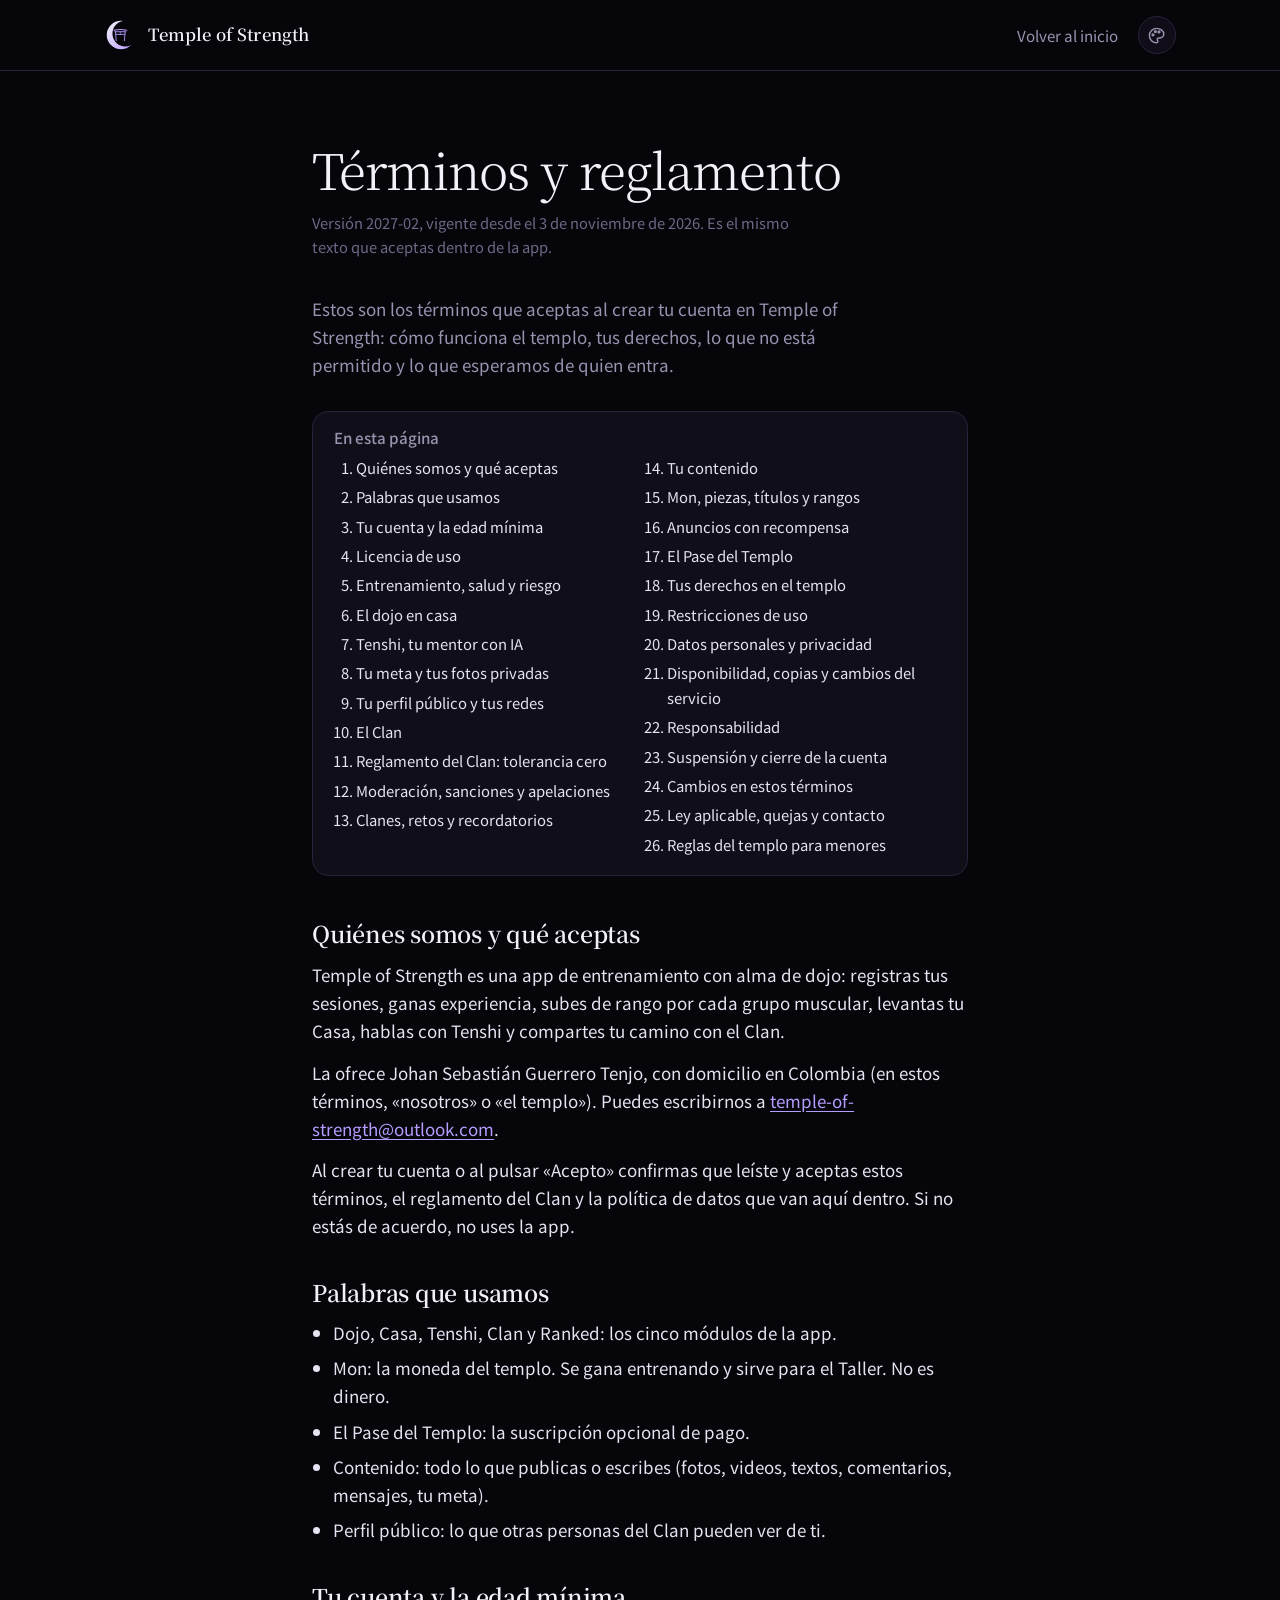
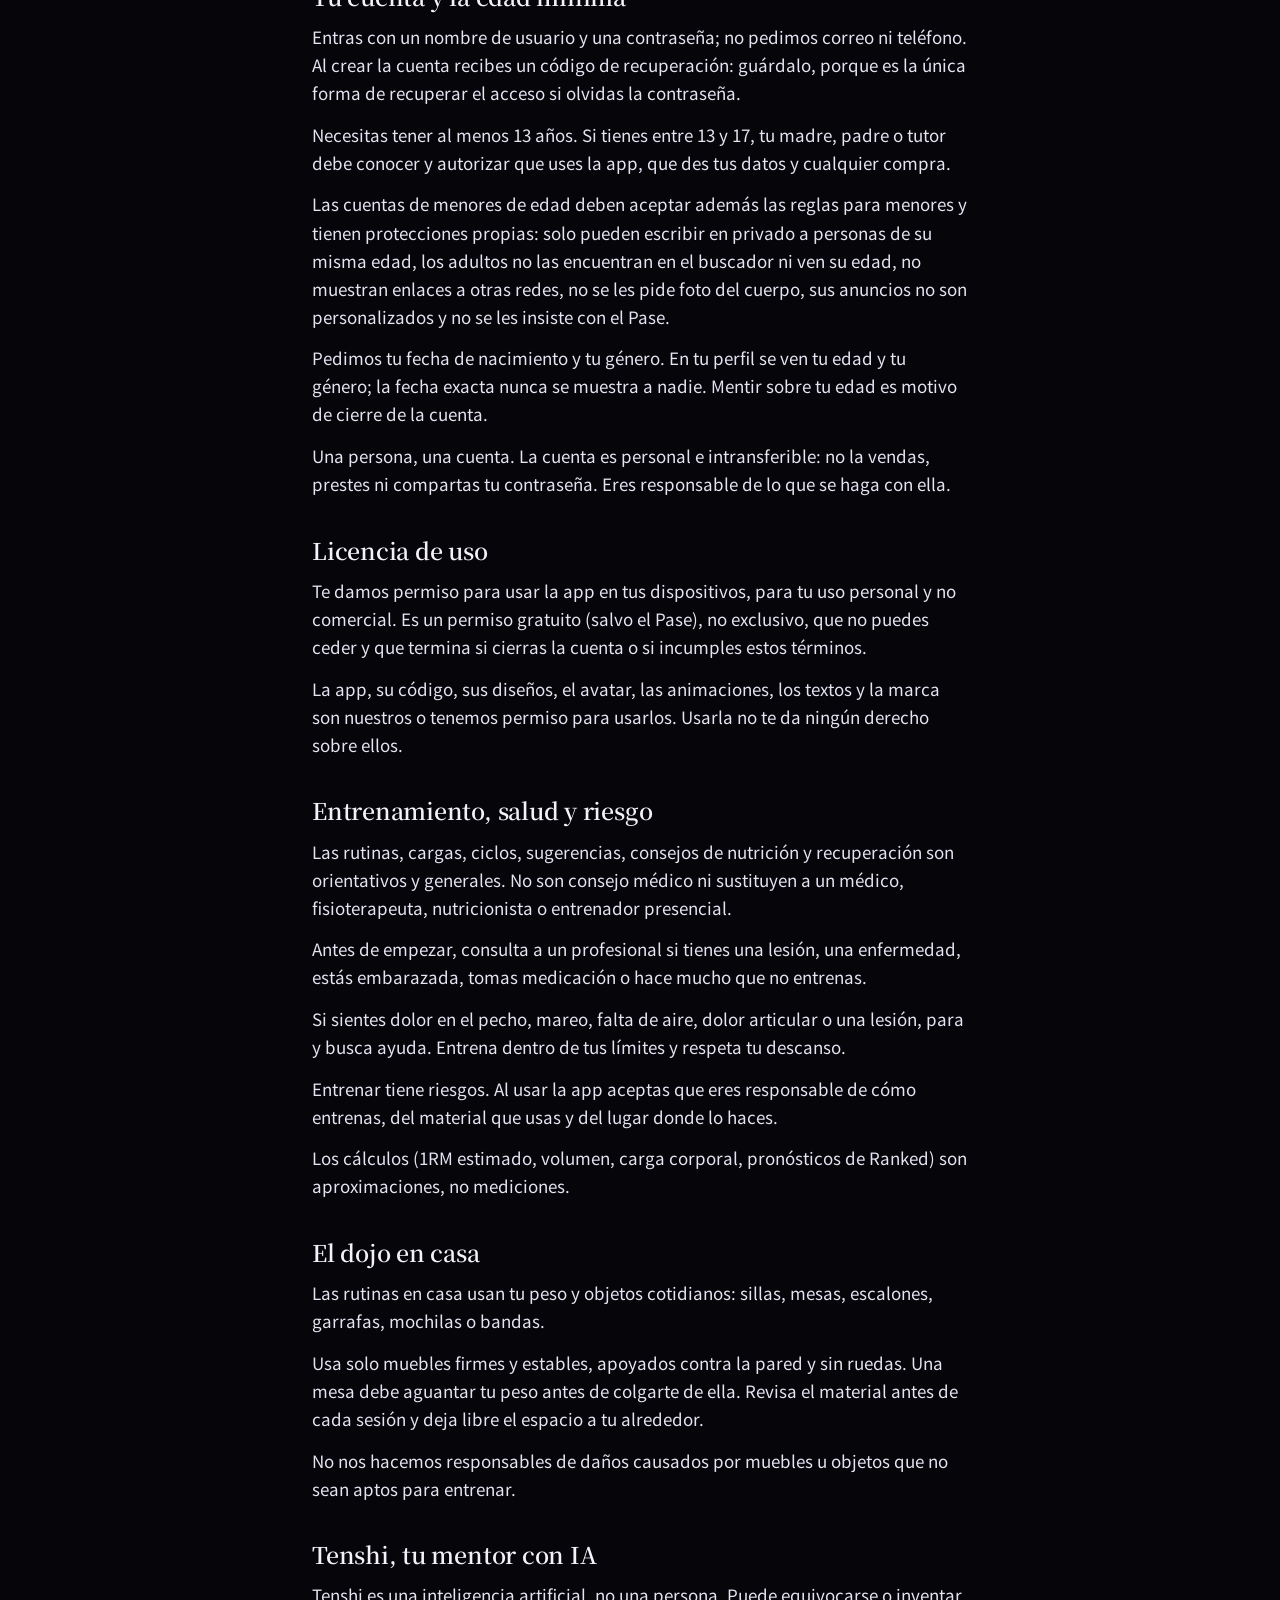
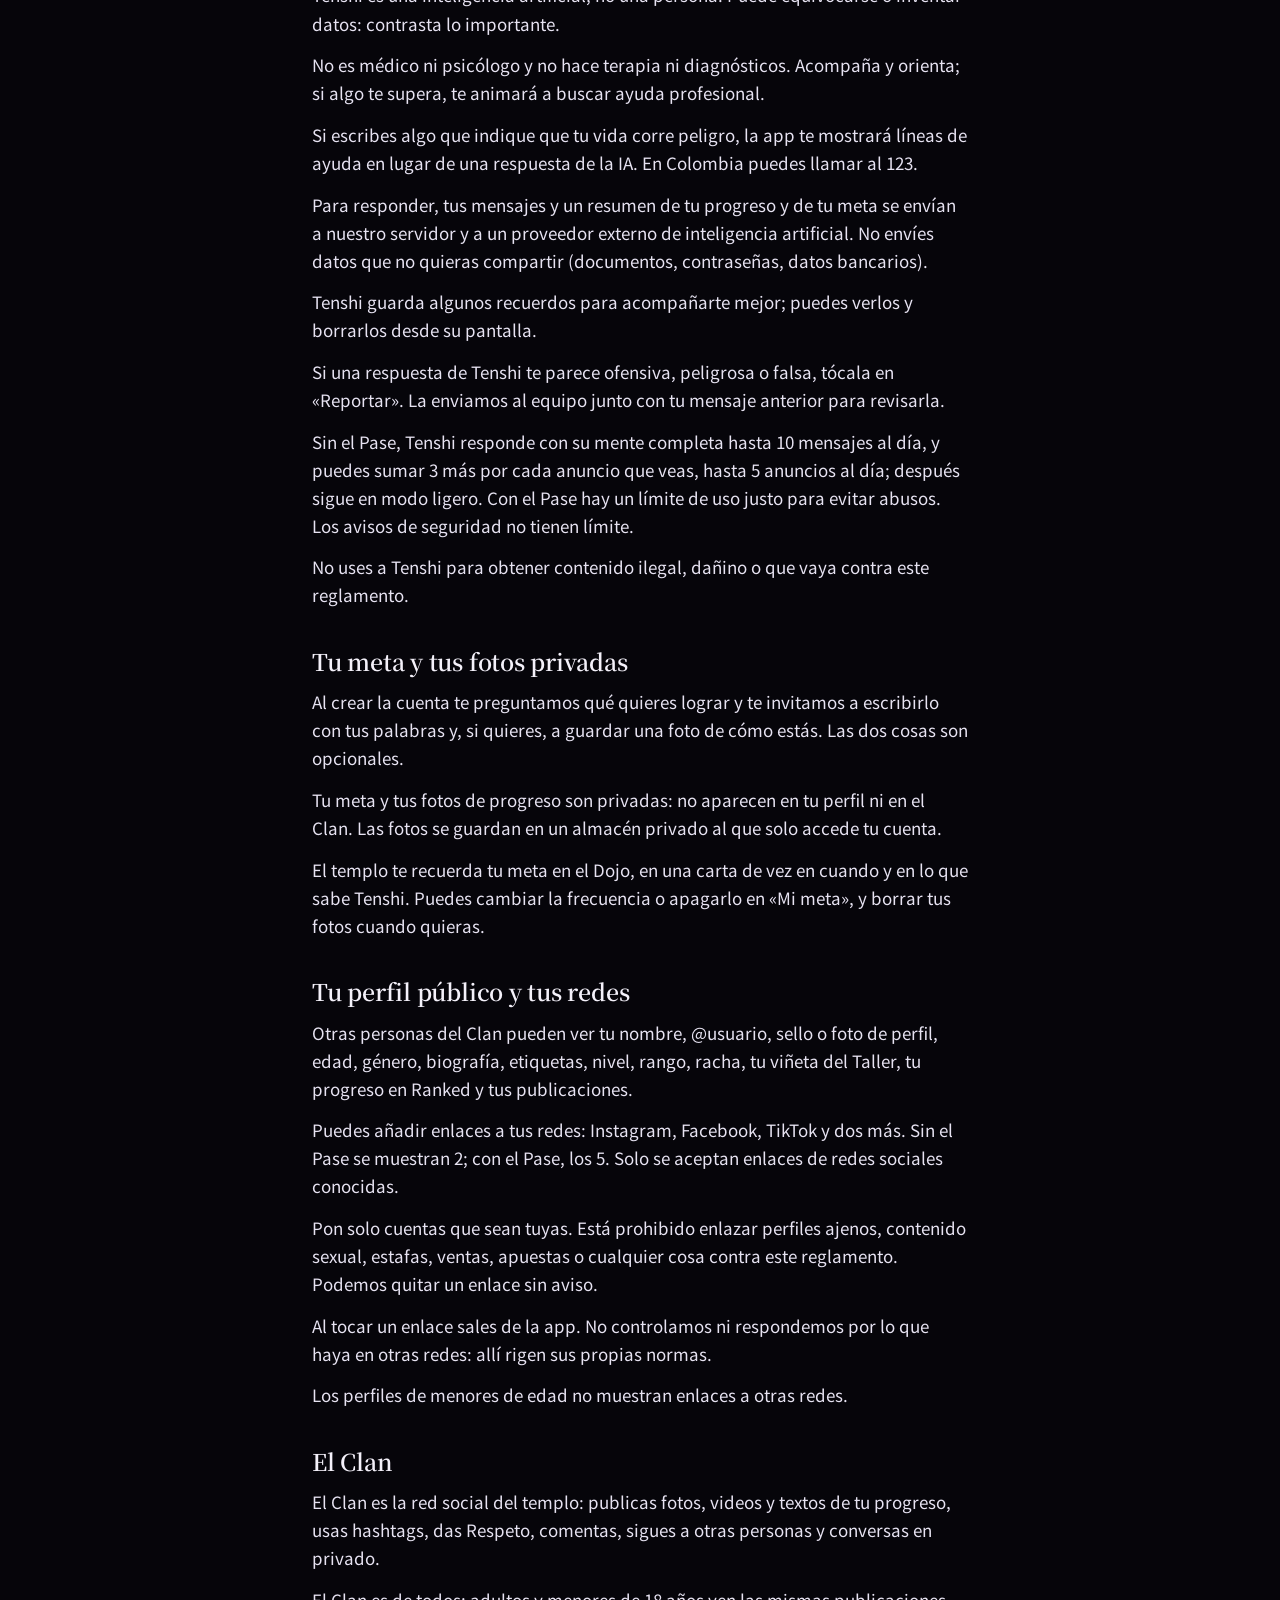
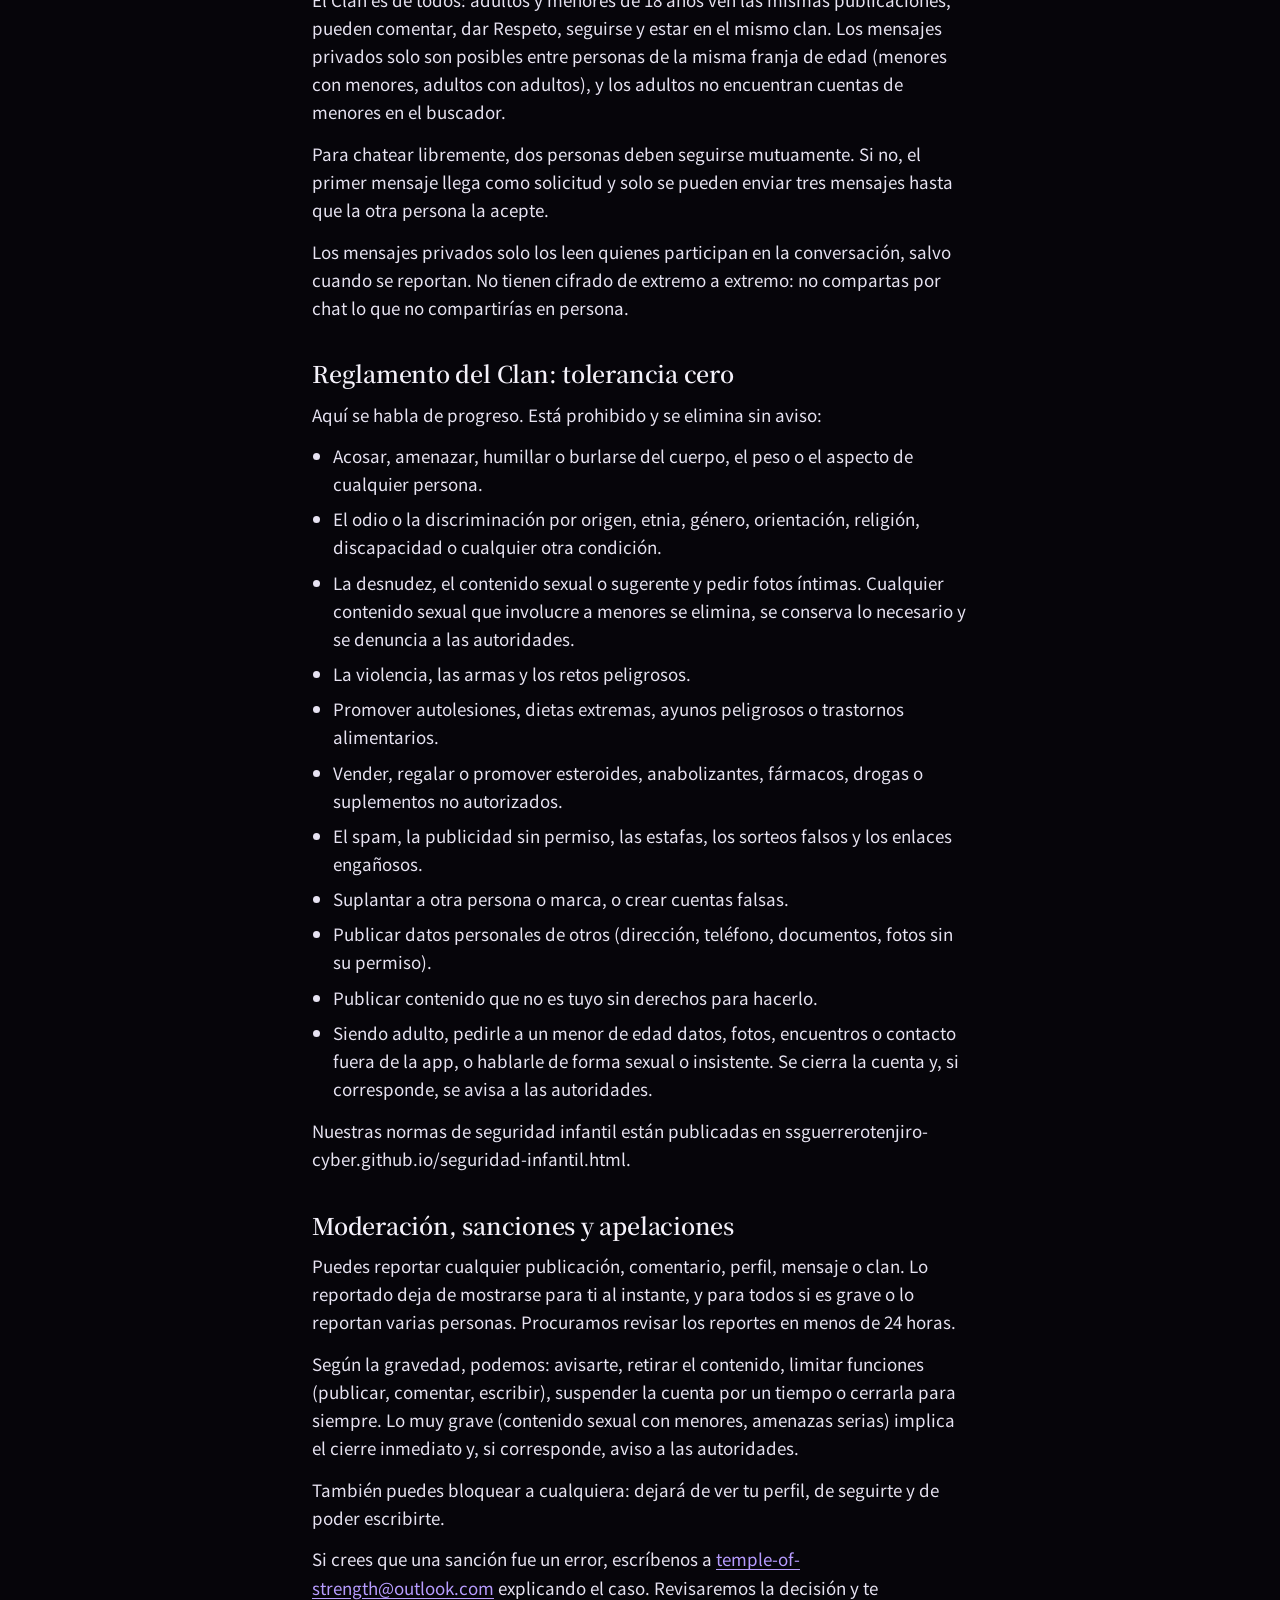
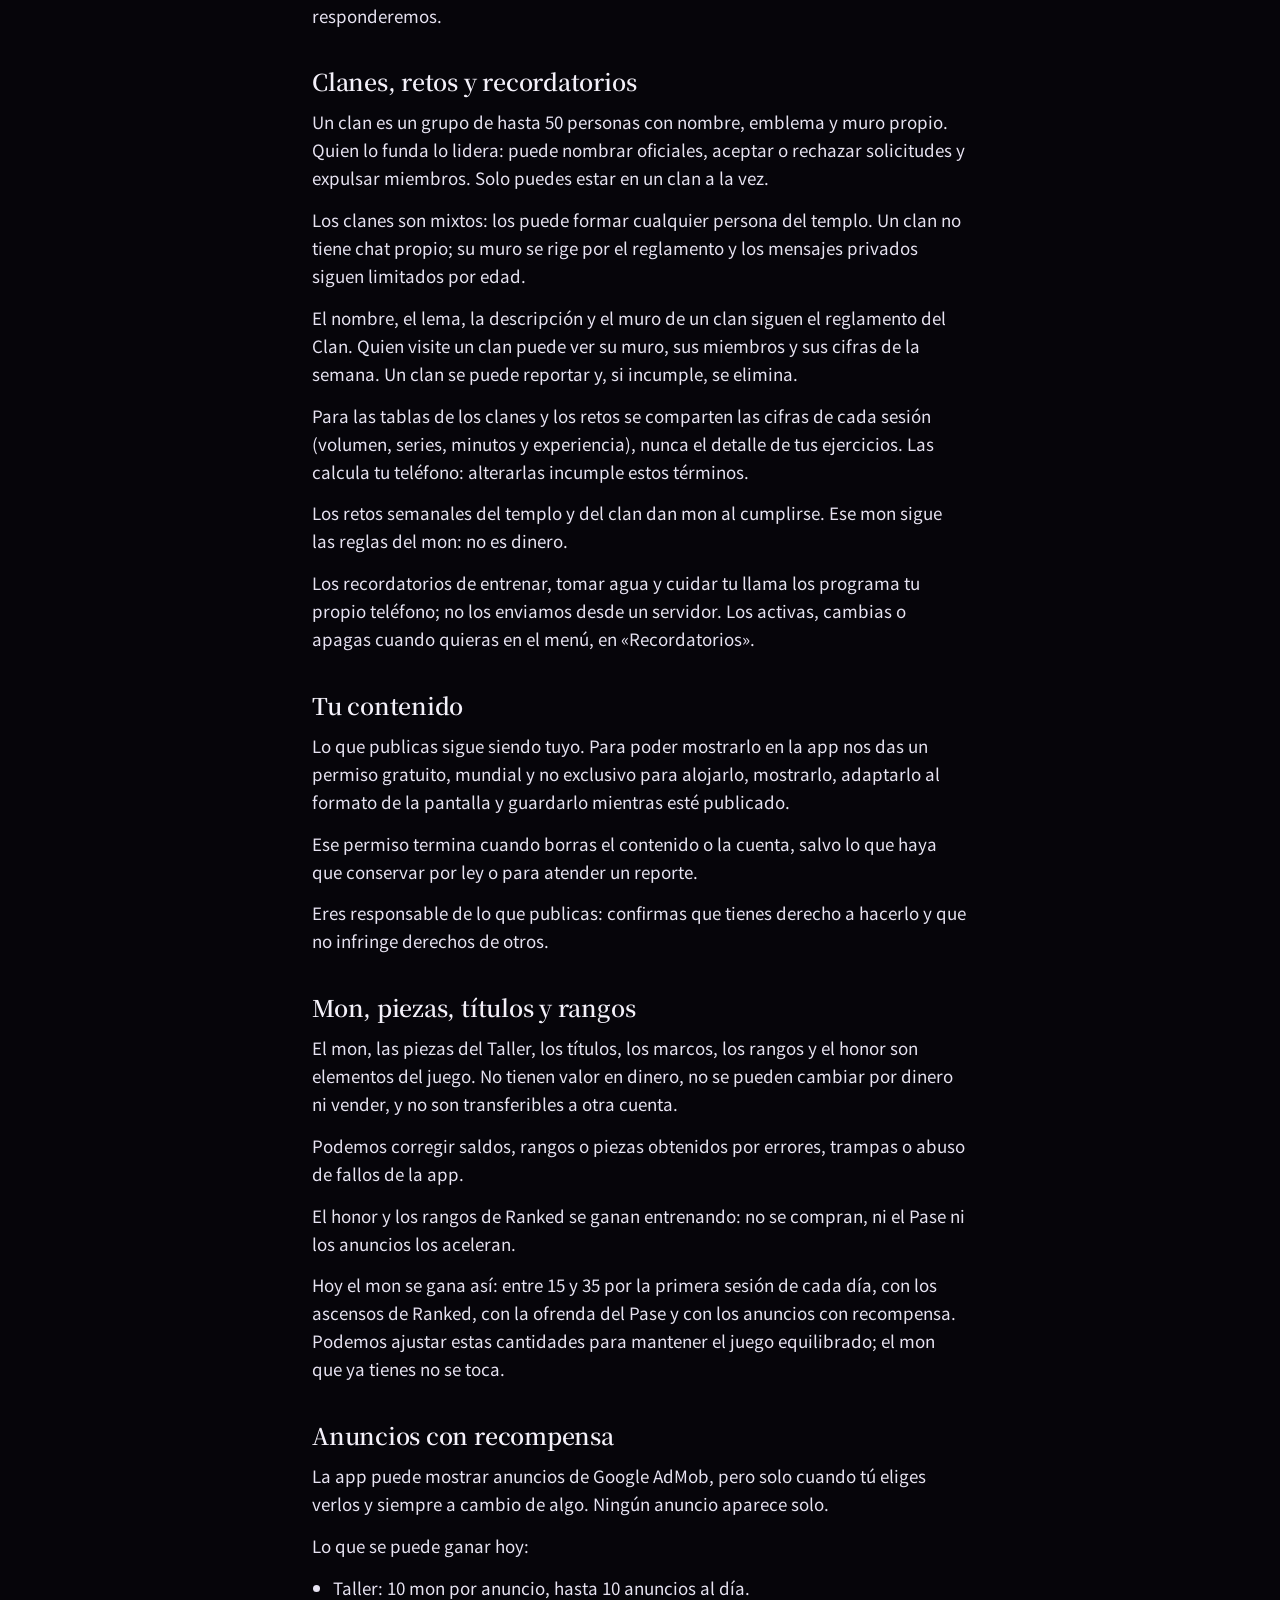
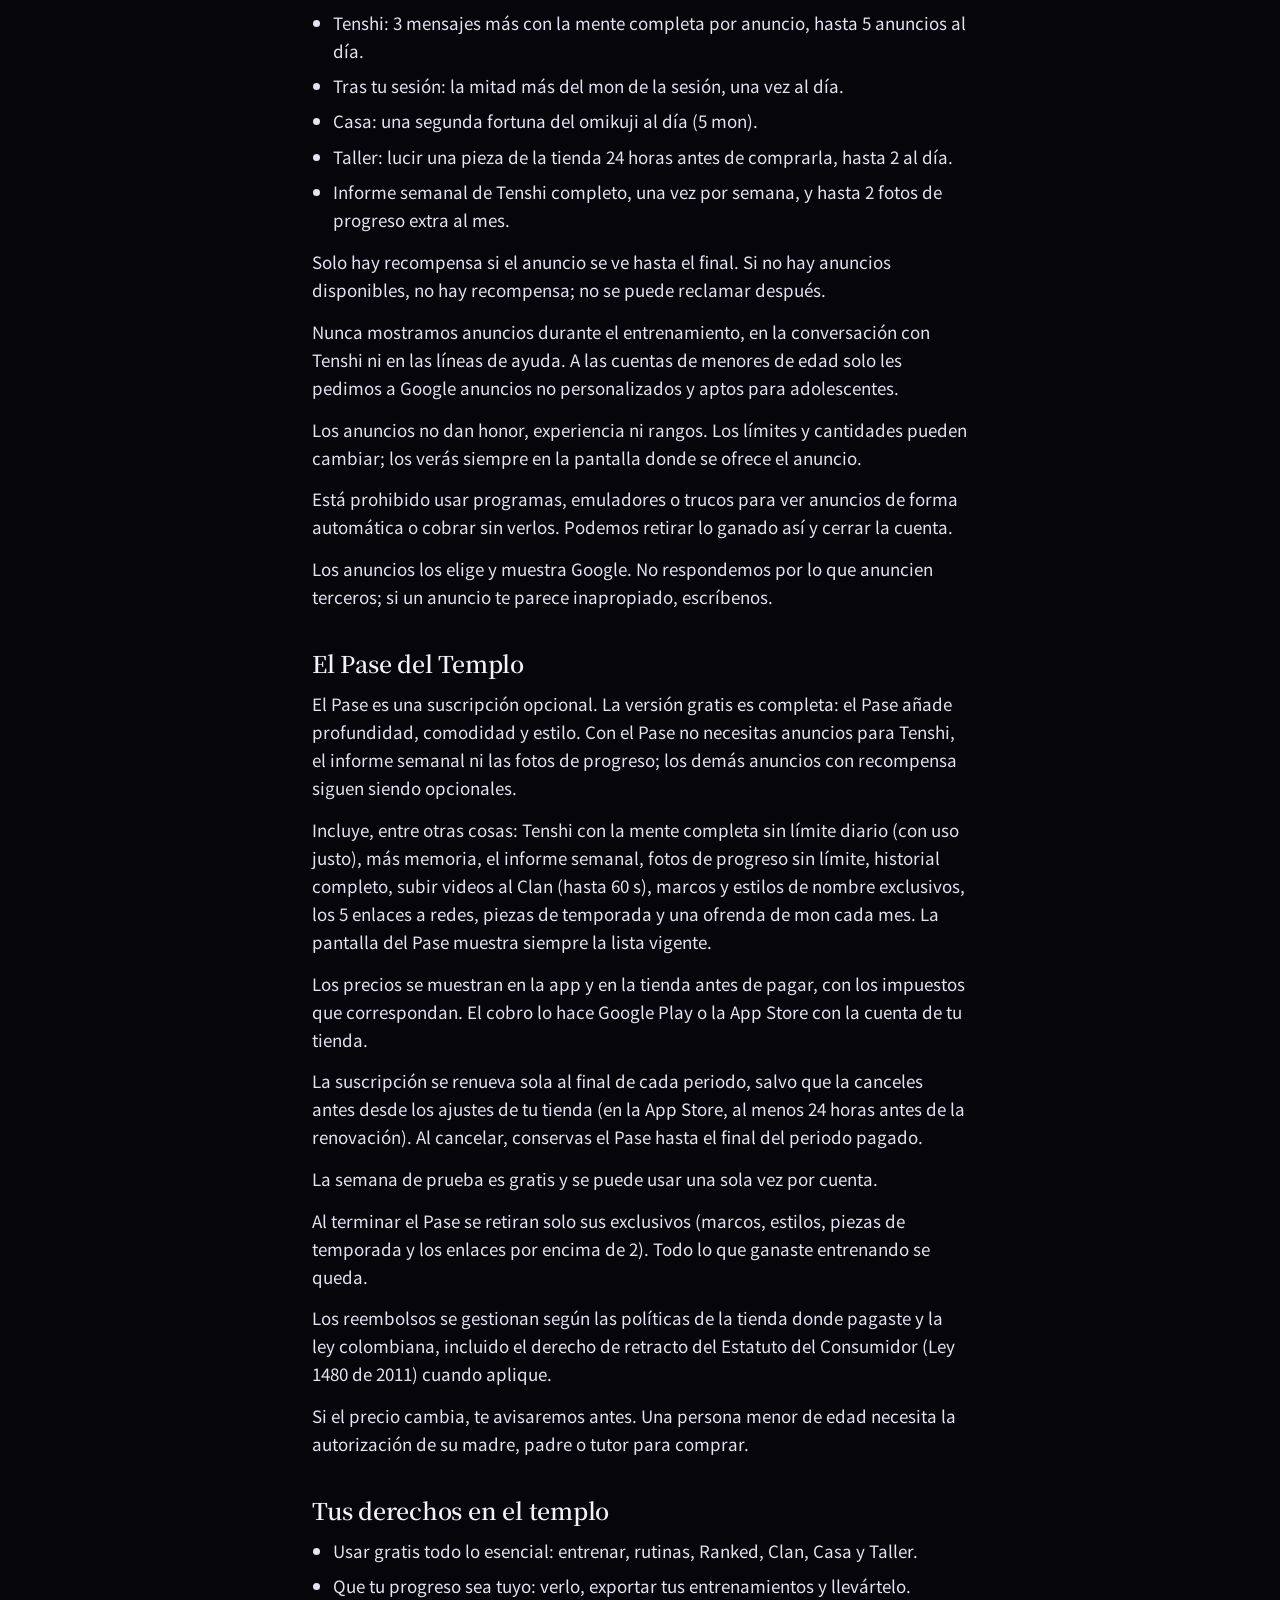
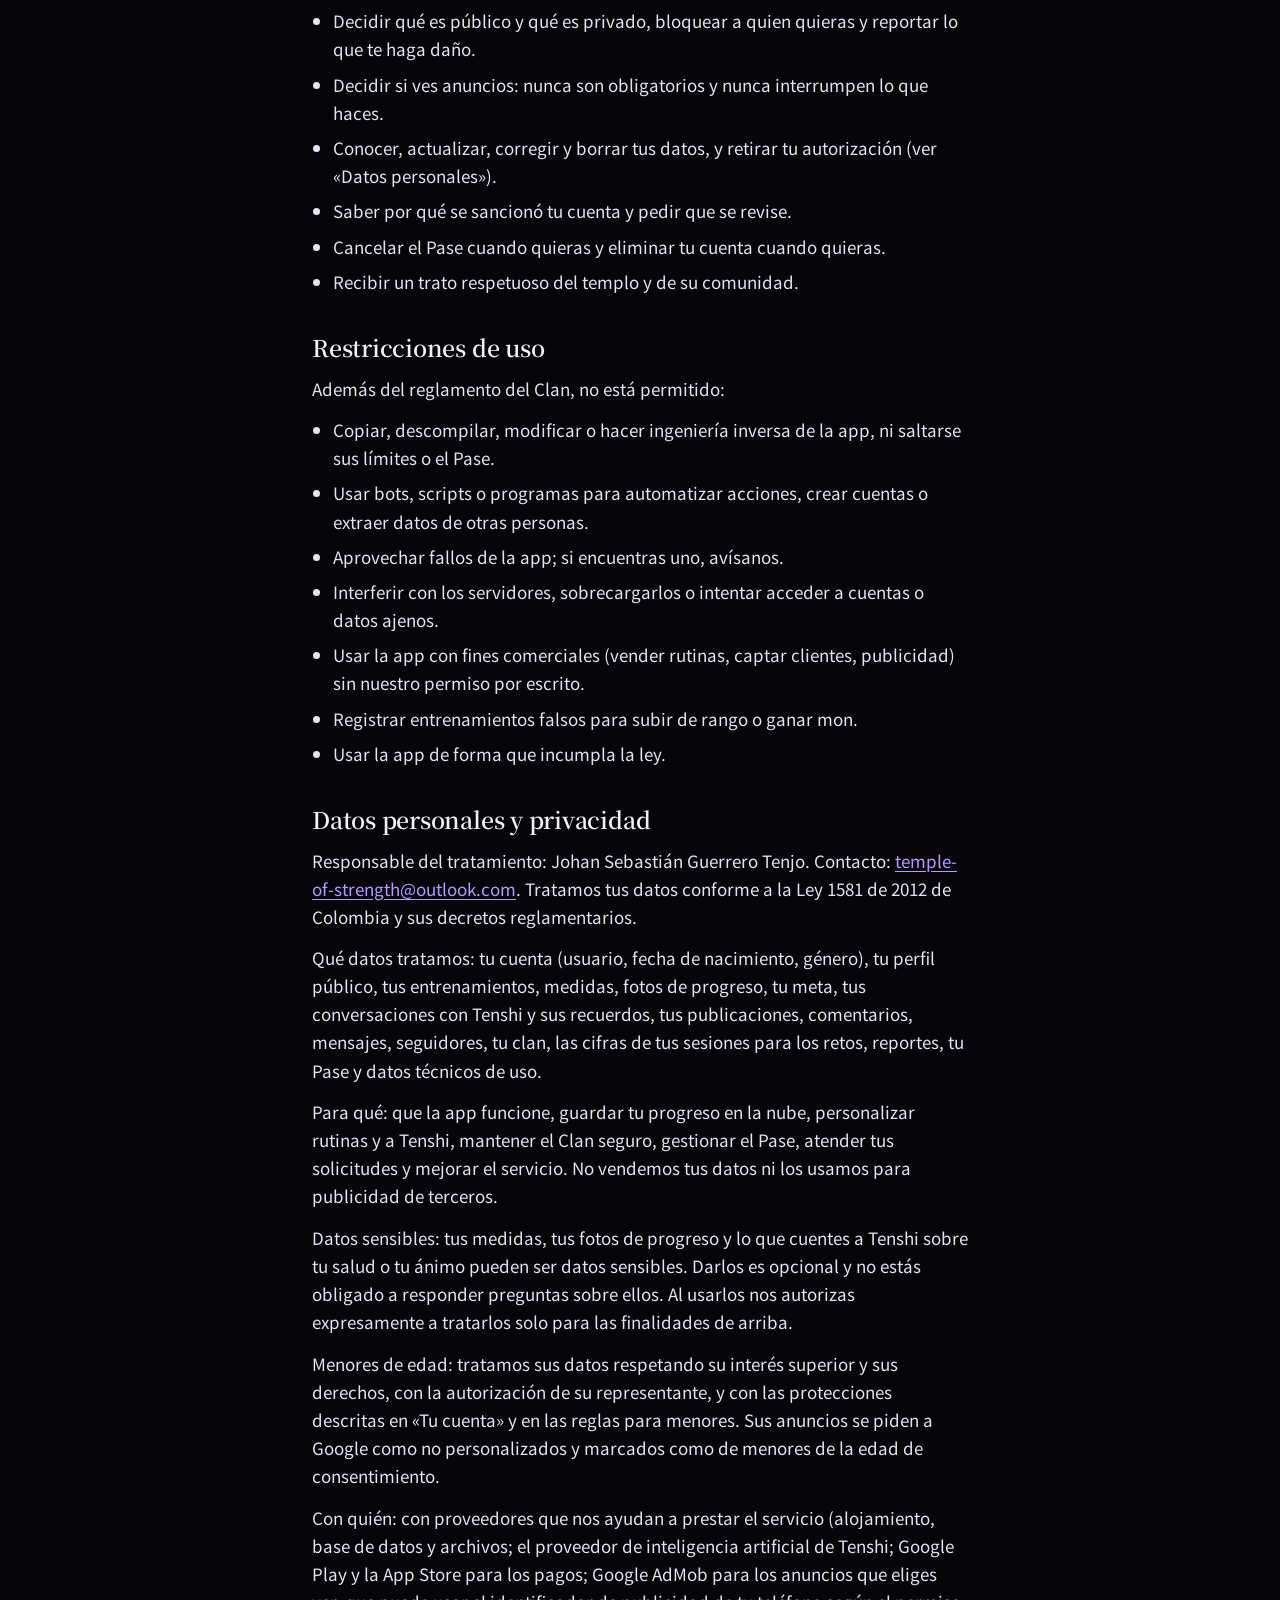
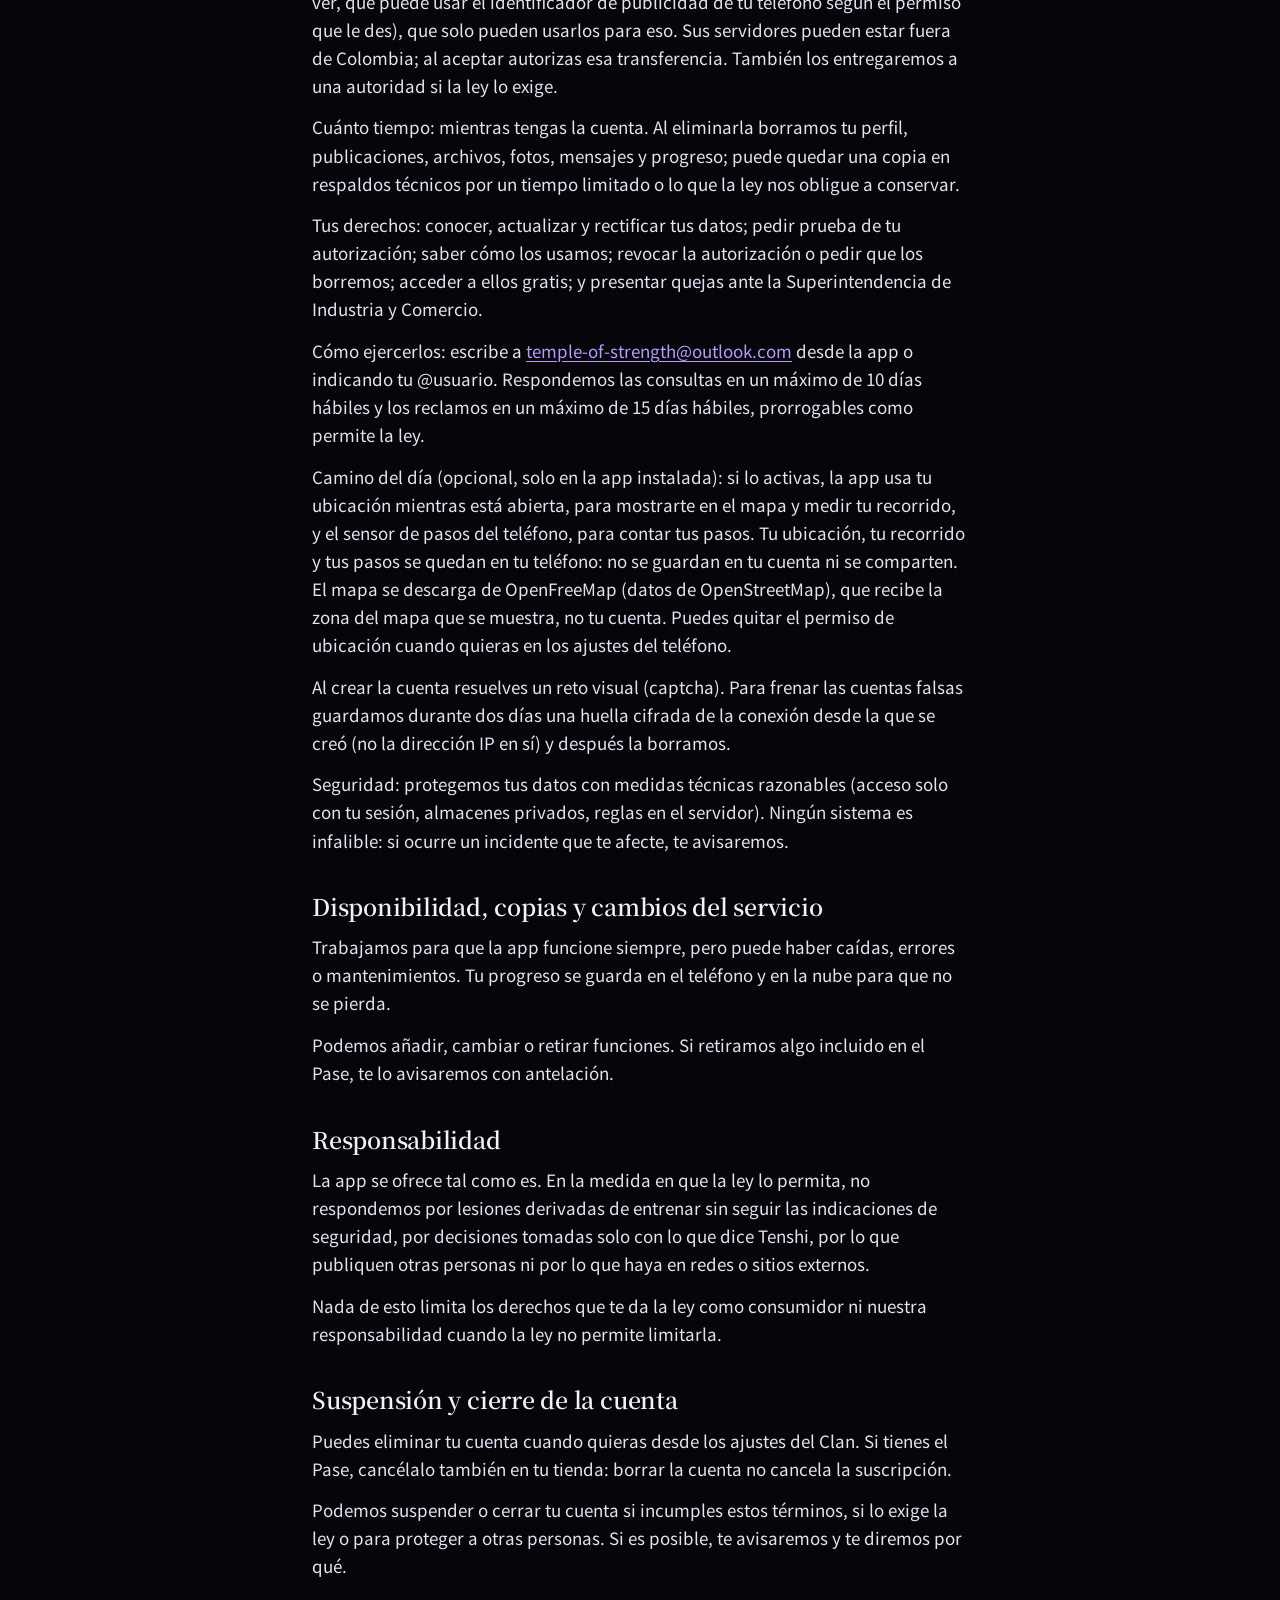
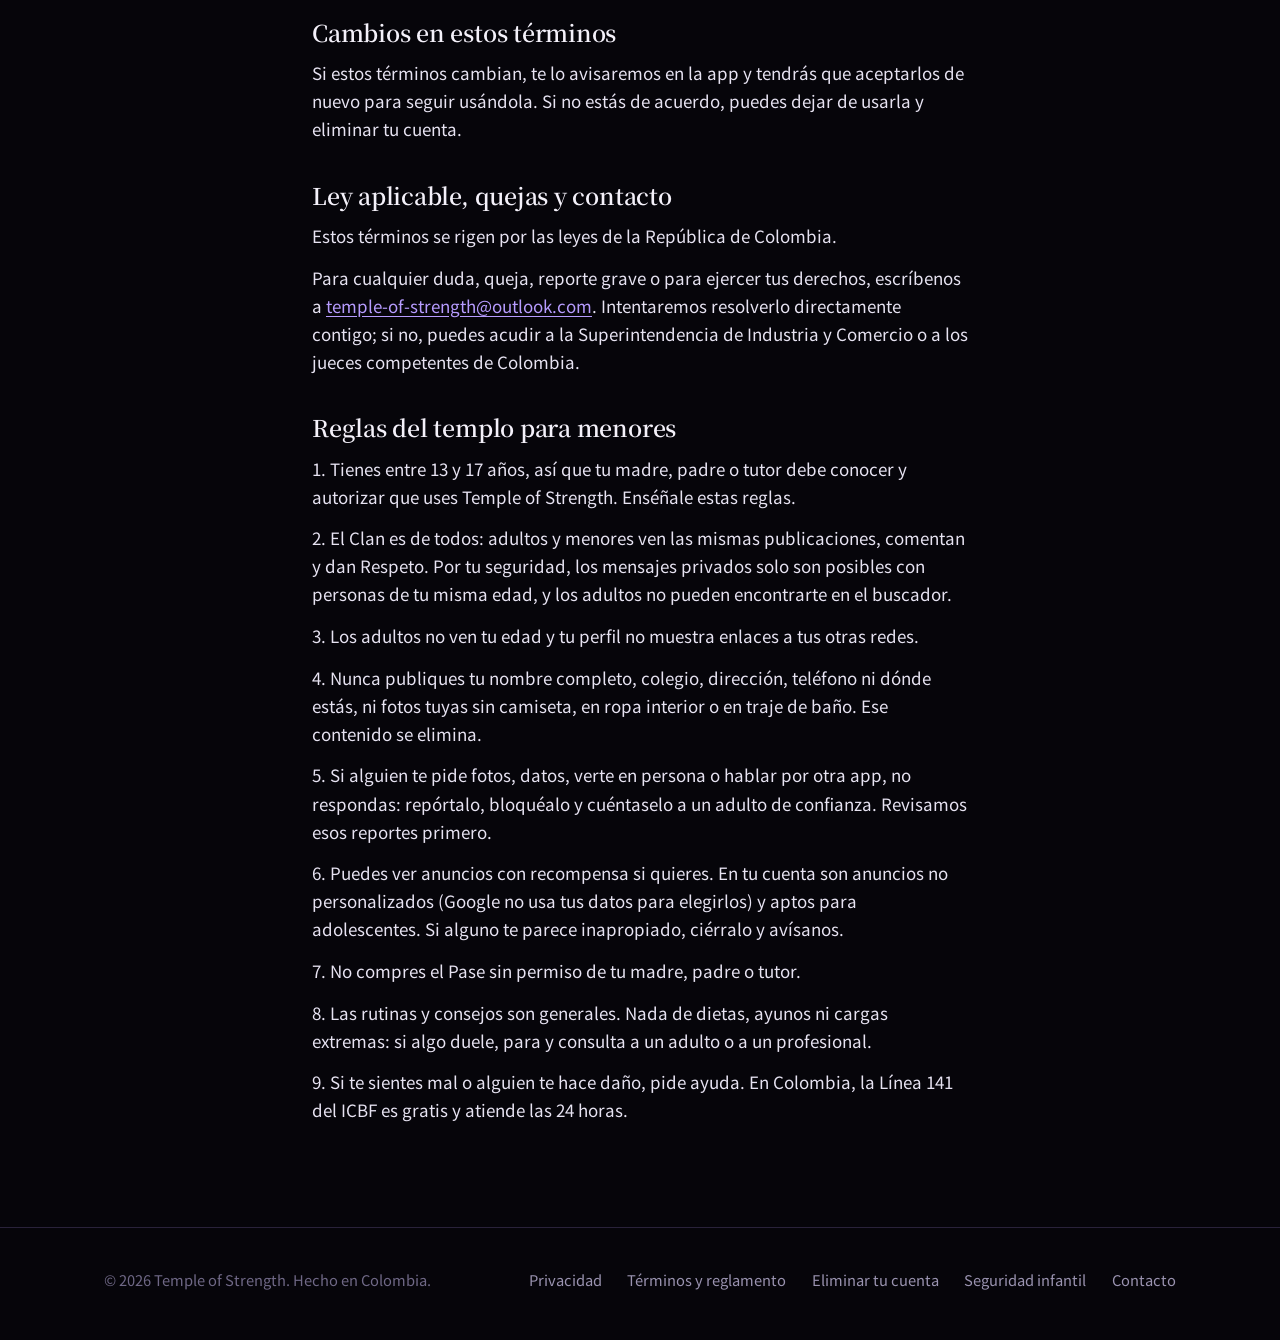
<file: terminos.html>
<!doctype html>
<html lang="es">
<head>
<meta charset="utf-8">
<meta name="viewport" content="width=device-width, initial-scale=1, viewport-fit=cover">
<title>Términos y reglamento · Temple of Strength</title>
<meta name="description" content="Términos de uso, reglamento del Clan, el Pase del Templo, anuncios y política de datos de Temple of Strength.">
<meta name="theme-color" content="#06050A">
<script src="js/tema.js?v=20261119a"></script>
<meta http-equiv="Content-Security-Policy" content="default-src 'self'; script-src 'self'; style-src 'self' 'unsafe-inline'; img-src 'self' data:; font-src 'self'; connect-src 'self'; object-src 'none'; base-uri 'self'; form-action 'none'">
<meta name="referrer" content="strict-origin-when-cross-origin">
<meta property="og:type" content="website">
<meta property="og:title" content="Términos y reglamento · Temple of Strength">
<meta property="og:description" content="Términos de uso, reglamento del Clan, el Pase del Templo, anuncios y política de datos de Temple of Strength.">
<meta property="og:image" content="https://ssguerrerotenjiro-cyber.github.io/img/og.png">
<meta property="og:url" content="https://ssguerrerotenjiro-cyber.github.io/terminos.html">
<meta property="og:locale" content="es_CO">
<meta name="twitter:card" content="summary_large_image">
<link rel="icon" href="img/icono.svg" type="image/svg+xml">
<link rel="icon" href="img/icono-192.png" sizes="192x192" type="image/png">
<link rel="apple-touch-icon" href="img/apple-touch-icon.png">
<link rel="preload" href="fuentes/serif-300.woff" as="font" type="font/woff" crossorigin>
<link rel="stylesheet" href="css/templo.css?v=20261119a">
</head>
<body>
<header class="legal-cabecera">
  <div class="contenedor">
    <a class="marca" href="./"><svg class="" viewBox="0 0 100 100" aria-hidden="true" focusable="false">
  <defs>
    <radialGradient id="h5"><stop class="h-a" offset="0" stop-color="#8B5CF6" stop-opacity=".34"/><stop class="h-a" offset="1" stop-color="#8B5CF6" stop-opacity="0"/></radialGradient>
    <linearGradient id="l5" x1="0" y1="0" x2="1" y2="1"><stop class="l-a" offset="0" stop-color="#F4F1FA"/><stop class="l-b" offset="1" stop-color="#B79CFF"/></linearGradient>
    <mask id="m5" maskUnits="userSpaceOnUse" x="0" y="0" width="100" height="100"><rect width="100" height="100" fill="#fff"/><circle cx="62.6" cy="45.8" r="37.8" fill="#000"/></mask>
  </defs>
  <circle class="halo" cx="50" cy="50" r="79.8" fill="url(#h5)"/>
  <g class="creciente"><circle cx="50" cy="50" r="42" fill="url(#l5)" mask="url(#m5)"/></g>
  <g class="torii" fill="none" stroke="#B79CFF" stroke-linecap="round">
    <path pathLength="1" stroke-width="3.4" d="M29.4 36.2Q48 31.4 66.6 36.2"/>
    <path pathLength="1" stroke-width="2.6" d="M32.4 40.4H63.6"/>
    <path pathLength="1" stroke-width="2.6" d="M33.6 40.4L36 66.5"/>
    <path pathLength="1" stroke-width="2.6" d="M62.4 40.4L60 66.5"/>
    <path pathLength="1" stroke-width="2.6" d="M35.4 48.2H60.6"/>
    <path pathLength="1" stroke-width="1.8" d="M48 40.4V48.2"/>
  </g>
</svg>Temple of Strength</a>
    <div class="cabecera-acciones">
      <a class="volver" href="./">Volver al inicio</a>
      <div class="tema">
        <button class="boton-tema" type="button" data-boton-tema aria-expanded="false" aria-controls="menu-tema" aria-label="Tema de color" title="Tema de color"><svg viewBox="0 0 24 24" fill="none" stroke="currentColor" stroke-width="1.8" stroke-linecap="round" stroke-linejoin="round" aria-hidden="true"><path d="M12 3a9 9 0 1 0 0 18c1.1 0 1.7-.9 1.7-1.8 0-.5-.2-.9-.5-1.2-.3-.3-.5-.7-.5-1.2 0-1 .8-1.8 1.8-1.8H16a5 5 0 0 0 5-5C21 6.4 17 3 12 3Z"/><circle cx="7.5" cy="11" r="1.1"/><circle cx="10.5" cy="7" r="1.1"/><circle cx="15" cy="7.4" r="1.1"/></svg></button>
        <div class="menu-tema" id="menu-tema" data-menu-tema hidden role="group" aria-label="Tema de color">
          <p>Tema de color · también se usa en la versión web</p>
          <button type="button" data-elegir-tema="tradicional" aria-pressed="false"><span class="muestra" style="--a:#06050A;--b:#8B5CF6"></span>Tradicional</button>
          <button type="button" data-elegir-tema="oscuro" aria-pressed="false"><span class="muestra" style="--a:#0B0B0D;--b:#8B5CF6"></span>Oscuro</button>
          <button type="button" data-elegir-tema="claro" aria-pressed="false"><span class="muestra" style="--a:#F6F3FA;--b:#6D3FE0"></span>Claro</button>
          <button type="button" data-elegir-tema="sakura" aria-pressed="false"><span class="muestra" style="--a:#0A0609;--b:#D9508A"></span>Sakura</button>
          <button type="button" data-elegir-tema="jade" aria-pressed="false"><span class="muestra" style="--a:#050A09;--b:#1E9E74"></span>Jade</button>
          <button type="button" data-elegir-tema="oceano" aria-pressed="false"><span class="muestra" style="--a:#04070D;--b:#3D7BEF"></span>Océano</button>
          <button type="button" data-elegir-tema="carmesi" aria-pressed="false"><span class="muestra" style="--a:#0B0506;--b:#D23F4C"></span>Carmesí</button>
          <button type="button" data-elegir-tema="automatico" aria-pressed="false"><span class="muestra" style="--a:#F6F3FA;--b:#06050A"></span>Automático</button>
        </div>
      </div>
    </div>
  </div>
</header>
<main class="legal">
  <h1>Términos y reglamento</h1>
  <p class="meta">Versión 2027-02, vigente desde el 3 de noviembre de 2026. Es el mismo texto que aceptas dentro de la app.</p>
  <p class="intro">Estos son los términos que aceptas al crear tu cuenta en Temple of Strength: cómo funciona el templo, tus derechos, lo que no está permitido y lo que esperamos de quien entra.</p>
  <nav class="indice" aria-label="Índice"><h2>En esta página</h2><ol><li><a href="#quienes-somos-y-que-aceptas">Quiénes somos y qué aceptas</a></li>
<li><a href="#palabras-que-usamos">Palabras que usamos</a></li>
<li><a href="#tu-cuenta-y-la-edad-minima">Tu cuenta y la edad mínima</a></li>
<li><a href="#licencia-de-uso">Licencia de uso</a></li>
<li><a href="#entrenamiento-salud-y-riesgo">Entrenamiento, salud y riesgo</a></li>
<li><a href="#el-dojo-en-casa">El dojo en casa</a></li>
<li><a href="#tenshi-tu-mentor-con-ia">Tenshi, tu mentor con IA</a></li>
<li><a href="#tu-meta-y-tus-fotos-privadas">Tu meta y tus fotos privadas</a></li>
<li><a href="#tu-perfil-publico-y-tus-redes">Tu perfil público y tus redes</a></li>
<li><a href="#el-clan">El Clan</a></li>
<li><a href="#reglamento-del-clan-tolerancia-cero">Reglamento del Clan: tolerancia cero</a></li>
<li><a href="#moderacion-sanciones-y-apelaciones">Moderación, sanciones y apelaciones</a></li>
<li><a href="#clanes-retos-y-recordatorios">Clanes, retos y recordatorios</a></li>
<li><a href="#tu-contenido">Tu contenido</a></li>
<li><a href="#mon-piezas-titulos-y-rangos">Mon, piezas, títulos y rangos</a></li>
<li><a href="#anuncios-con-recompensa">Anuncios con recompensa</a></li>
<li><a href="#el-pase-del-templo">El Pase del Templo</a></li>
<li><a href="#tus-derechos-en-el-templo">Tus derechos en el templo</a></li>
<li><a href="#restricciones-de-uso">Restricciones de uso</a></li>
<li><a href="#datos-personales-y-privacidad">Datos personales y privacidad</a></li>
<li><a href="#disponibilidad-copias-y-cambios-del-servicio">Disponibilidad, copias y cambios del servicio</a></li>
<li><a href="#responsabilidad">Responsabilidad</a></li>
<li><a href="#suspension-y-cierre-de-la-cuenta">Suspensión y cierre de la cuenta</a></li>
<li><a href="#cambios-en-estos-terminos">Cambios en estos términos</a></li>
<li><a href="#ley-aplicable-quejas-y-contacto">Ley aplicable, quejas y contacto</a></li>
<li><a href="#reglas-del-templo-para-menores">Reglas del templo para menores</a></li></ol></nav>
  <section id="quienes-somos-y-que-aceptas"><h2>Quiénes somos y qué aceptas</h2>
<p>Temple of Strength es una app de entrenamiento con alma de dojo: registras tus sesiones, ganas experiencia, subes de rango por cada grupo muscular, levantas tu Casa, hablas con Tenshi y compartes tu camino con el Clan.</p>
<p>La ofrece <span data-cfg="responsable">Johan Sebastián Guerrero Tenjo</span>, con domicilio en <span data-cfg="domicilio">Colombia</span> (en estos términos, «nosotros» o «el templo»). Puedes escribirnos a <a data-correo href="mailto:temple-of-strength@outlook.com">temple-of-strength@outlook.com</a>.</p>
<p>Al crear tu cuenta o al pulsar «Acepto» confirmas que leíste y aceptas estos términos, el reglamento del Clan y la política de datos que van aquí dentro. Si no estás de acuerdo, no uses la app.</p>
</section>
<section id="palabras-que-usamos"><h2>Palabras que usamos</h2>
<ul><li>Dojo, Casa, Tenshi, Clan y Ranked: los cinco módulos de la app.</li><li>Mon: la moneda del templo. Se gana entrenando y sirve para el Taller. No es dinero.</li><li>El Pase del Templo: la suscripción opcional de pago.</li><li>Contenido: todo lo que publicas o escribes (fotos, videos, textos, comentarios, mensajes, tu meta).</li><li>Perfil público: lo que otras personas del Clan pueden ver de ti.</li></ul>
</section>
<section id="tu-cuenta-y-la-edad-minima"><h2>Tu cuenta y la edad mínima</h2>
<p>Entras con un nombre de usuario y una contraseña; no pedimos correo ni teléfono. Al crear la cuenta recibes un código de recuperación: guárdalo, porque es la única forma de recuperar el acceso si olvidas la contraseña.</p>
<p>Necesitas tener al menos 13 años. Si tienes entre 13 y 17, tu madre, padre o tutor debe conocer y autorizar que uses la app, que des tus datos y cualquier compra.</p>
<p>Las cuentas de menores de edad deben aceptar además las reglas para menores y tienen protecciones propias: solo pueden escribir en privado a personas de su misma edad, los adultos no las encuentran en el buscador ni ven su edad, no muestran enlaces a otras redes, no se les pide foto del cuerpo, sus anuncios no son personalizados y no se les insiste con el Pase.</p>
<p>Pedimos tu fecha de nacimiento y tu género. En tu perfil se ven tu edad y tu género; la fecha exacta nunca se muestra a nadie. Mentir sobre tu edad es motivo de cierre de la cuenta.</p>
<p>Una persona, una cuenta. La cuenta es personal e intransferible: no la vendas, prestes ni compartas tu contraseña. Eres responsable de lo que se haga con ella.</p>
</section>
<section id="licencia-de-uso"><h2>Licencia de uso</h2>
<p>Te damos permiso para usar la app en tus dispositivos, para tu uso personal y no comercial. Es un permiso gratuito (salvo el Pase), no exclusivo, que no puedes ceder y que termina si cierras la cuenta o si incumples estos términos.</p>
<p>La app, su código, sus diseños, el avatar, las animaciones, los textos y la marca son nuestros o tenemos permiso para usarlos. Usarla no te da ningún derecho sobre ellos.</p>
</section>
<section id="entrenamiento-salud-y-riesgo"><h2>Entrenamiento, salud y riesgo</h2>
<p>Las rutinas, cargas, ciclos, sugerencias, consejos de nutrición y recuperación son orientativos y generales. No son consejo médico ni sustituyen a un médico, fisioterapeuta, nutricionista o entrenador presencial.</p>
<p>Antes de empezar, consulta a un profesional si tienes una lesión, una enfermedad, estás embarazada, tomas medicación o hace mucho que no entrenas.</p>
<p>Si sientes dolor en el pecho, mareo, falta de aire, dolor articular o una lesión, para y busca ayuda. Entrena dentro de tus límites y respeta tu descanso.</p>
<p>Entrenar tiene riesgos. Al usar la app aceptas que eres responsable de cómo entrenas, del material que usas y del lugar donde lo haces.</p>
<p>Los cálculos (1RM estimado, volumen, carga corporal, pronósticos de Ranked) son aproximaciones, no mediciones.</p>
</section>
<section id="el-dojo-en-casa"><h2>El dojo en casa</h2>
<p>Las rutinas en casa usan tu peso y objetos cotidianos: sillas, mesas, escalones, garrafas, mochilas o bandas.</p>
<p>Usa solo muebles firmes y estables, apoyados contra la pared y sin ruedas. Una mesa debe aguantar tu peso antes de colgarte de ella. Revisa el material antes de cada sesión y deja libre el espacio a tu alrededor.</p>
<p>No nos hacemos responsables de daños causados por muebles u objetos que no sean aptos para entrenar.</p>
</section>
<section id="tenshi-tu-mentor-con-ia"><h2>Tenshi, tu mentor con IA</h2>
<p>Tenshi es una inteligencia artificial, no una persona. Puede equivocarse o inventar datos: contrasta lo importante.</p>
<p>No es médico ni psicólogo y no hace terapia ni diagnósticos. Acompaña y orienta; si algo te supera, te animará a buscar ayuda profesional.</p>
<p>Si escribes algo que indique que tu vida corre peligro, la app te mostrará líneas de ayuda en lugar de una respuesta de la IA. En Colombia puedes llamar al 123.</p>
<p>Para responder, tus mensajes y un resumen de tu progreso y de tu meta se envían a nuestro servidor y a un proveedor externo de inteligencia artificial. No envíes datos que no quieras compartir (documentos, contraseñas, datos bancarios).</p>
<p>Tenshi guarda algunos recuerdos para acompañarte mejor; puedes verlos y borrarlos desde su pantalla.</p>
<p>Si una respuesta de Tenshi te parece ofensiva, peligrosa o falsa, tócala en «Reportar». La enviamos al equipo junto con tu mensaje anterior para revisarla.</p>
<p>Sin el Pase, Tenshi responde con su mente completa hasta 10 mensajes al día, y puedes sumar 3 más por cada anuncio que veas, hasta 5 anuncios al día; después sigue en modo ligero. Con el Pase hay un límite de uso justo para evitar abusos. Los avisos de seguridad no tienen límite.</p>
<p>No uses a Tenshi para obtener contenido ilegal, dañino o que vaya contra este reglamento.</p>
</section>
<section id="tu-meta-y-tus-fotos-privadas"><h2>Tu meta y tus fotos privadas</h2>
<p>Al crear la cuenta te preguntamos qué quieres lograr y te invitamos a escribirlo con tus palabras y, si quieres, a guardar una foto de cómo estás. Las dos cosas son opcionales.</p>
<p>Tu meta y tus fotos de progreso son privadas: no aparecen en tu perfil ni en el Clan. Las fotos se guardan en un almacén privado al que solo accede tu cuenta.</p>
<p>El templo te recuerda tu meta en el Dojo, en una carta de vez en cuando y en lo que sabe Tenshi. Puedes cambiar la frecuencia o apagarlo en «Mi meta», y borrar tus fotos cuando quieras.</p>
</section>
<section id="tu-perfil-publico-y-tus-redes"><h2>Tu perfil público y tus redes</h2>
<p>Otras personas del Clan pueden ver tu nombre, @usuario, sello o foto de perfil, edad, género, biografía, etiquetas, nivel, rango, racha, tu viñeta del Taller, tu progreso en Ranked y tus publicaciones.</p>
<p>Puedes añadir enlaces a tus redes: Instagram, Facebook, TikTok y dos más. Sin el Pase se muestran 2; con el Pase, los 5. Solo se aceptan enlaces de redes sociales conocidas.</p>
<p>Pon solo cuentas que sean tuyas. Está prohibido enlazar perfiles ajenos, contenido sexual, estafas, ventas, apuestas o cualquier cosa contra este reglamento. Podemos quitar un enlace sin aviso.</p>
<p>Al tocar un enlace sales de la app. No controlamos ni respondemos por lo que haya en otras redes: allí rigen sus propias normas.</p>
<p>Los perfiles de menores de edad no muestran enlaces a otras redes.</p>
</section>
<section id="el-clan"><h2>El Clan</h2>
<p>El Clan es la red social del templo: publicas fotos, videos y textos de tu progreso, usas hashtags, das Respeto, comentas, sigues a otras personas y conversas en privado.</p>
<p>El Clan es de todos: adultos y menores de 18 años ven las mismas publicaciones, pueden comentar, dar Respeto, seguirse y estar en el mismo clan. Los mensajes privados solo son posibles entre personas de la misma franja de edad (menores con menores, adultos con adultos), y los adultos no encuentran cuentas de menores en el buscador.</p>
<p>Para chatear libremente, dos personas deben seguirse mutuamente. Si no, el primer mensaje llega como solicitud y solo se pueden enviar tres mensajes hasta que la otra persona la acepte.</p>
<p>Los mensajes privados solo los leen quienes participan en la conversación, salvo cuando se reportan. No tienen cifrado de extremo a extremo: no compartas por chat lo que no compartirías en persona.</p>
</section>
<section id="reglamento-del-clan-tolerancia-cero"><h2>Reglamento del Clan: tolerancia cero</h2>
<p>Aquí se habla de progreso. Está prohibido y se elimina sin aviso:</p>
<ul><li>Acosar, amenazar, humillar o burlarse del cuerpo, el peso o el aspecto de cualquier persona.</li><li>El odio o la discriminación por origen, etnia, género, orientación, religión, discapacidad o cualquier otra condición.</li><li>La desnudez, el contenido sexual o sugerente y pedir fotos íntimas. Cualquier contenido sexual que involucre a menores se elimina, se conserva lo necesario y se denuncia a las autoridades.</li><li>La violencia, las armas y los retos peligrosos.</li><li>Promover autolesiones, dietas extremas, ayunos peligrosos o trastornos alimentarios.</li><li>Vender, regalar o promover esteroides, anabolizantes, fármacos, drogas o suplementos no autorizados.</li><li>El spam, la publicidad sin permiso, las estafas, los sorteos falsos y los enlaces engañosos.</li><li>Suplantar a otra persona o marca, o crear cuentas falsas.</li><li>Publicar datos personales de otros (dirección, teléfono, documentos, fotos sin su permiso).</li><li>Publicar contenido que no es tuyo sin derechos para hacerlo.</li><li>Siendo adulto, pedirle a un menor de edad datos, fotos, encuentros o contacto fuera de la app, o hablarle de forma sexual o insistente. Se cierra la cuenta y, si corresponde, se avisa a las autoridades.</li></ul>
<p>Nuestras normas de seguridad infantil están publicadas en ssguerrerotenjiro-cyber.github.io/seguridad-infantil.html.</p>
</section>
<section id="moderacion-sanciones-y-apelaciones"><h2>Moderación, sanciones y apelaciones</h2>
<p>Puedes reportar cualquier publicación, comentario, perfil, mensaje o clan. Lo reportado deja de mostrarse para ti al instante, y para todos si es grave o lo reportan varias personas. Procuramos revisar los reportes en menos de 24 horas.</p>
<p>Según la gravedad, podemos: avisarte, retirar el contenido, limitar funciones (publicar, comentar, escribir), suspender la cuenta por un tiempo o cerrarla para siempre. Lo muy grave (contenido sexual con menores, amenazas serias) implica el cierre inmediato y, si corresponde, aviso a las autoridades.</p>
<p>También puedes bloquear a cualquiera: dejará de ver tu perfil, de seguirte y de poder escribirte.</p>
<p>Si crees que una sanción fue un error, escríbenos a <a data-correo href="mailto:temple-of-strength@outlook.com">temple-of-strength@outlook.com</a> explicando el caso. Revisaremos la decisión y te responderemos.</p>
</section>
<section id="clanes-retos-y-recordatorios"><h2>Clanes, retos y recordatorios</h2>
<p>Un clan es un grupo de hasta 50 personas con nombre, emblema y muro propio. Quien lo funda lo lidera: puede nombrar oficiales, aceptar o rechazar solicitudes y expulsar miembros. Solo puedes estar en un clan a la vez.</p>
<p>Los clanes son mixtos: los puede formar cualquier persona del templo. Un clan no tiene chat propio; su muro se rige por el reglamento y los mensajes privados siguen limitados por edad.</p>
<p>El nombre, el lema, la descripción y el muro de un clan siguen el reglamento del Clan. Quien visite un clan puede ver su muro, sus miembros y sus cifras de la semana. Un clan se puede reportar y, si incumple, se elimina.</p>
<p>Para las tablas de los clanes y los retos se comparten las cifras de cada sesión (volumen, series, minutos y experiencia), nunca el detalle de tus ejercicios. Las calcula tu teléfono: alterarlas incumple estos términos.</p>
<p>Los retos semanales del templo y del clan dan mon al cumplirse. Ese mon sigue las reglas del mon: no es dinero.</p>
<p>Los recordatorios de entrenar, tomar agua y cuidar tu llama los programa tu propio teléfono; no los enviamos desde un servidor. Los activas, cambias o apagas cuando quieras en el menú, en «Recordatorios».</p>
</section>
<section id="tu-contenido"><h2>Tu contenido</h2>
<p>Lo que publicas sigue siendo tuyo. Para poder mostrarlo en la app nos das un permiso gratuito, mundial y no exclusivo para alojarlo, mostrarlo, adaptarlo al formato de la pantalla y guardarlo mientras esté publicado.</p>
<p>Ese permiso termina cuando borras el contenido o la cuenta, salvo lo que haya que conservar por ley o para atender un reporte.</p>
<p>Eres responsable de lo que publicas: confirmas que tienes derecho a hacerlo y que no infringe derechos de otros.</p>
</section>
<section id="mon-piezas-titulos-y-rangos"><h2>Mon, piezas, títulos y rangos</h2>
<p>El mon, las piezas del Taller, los títulos, los marcos, los rangos y el honor son elementos del juego. No tienen valor en dinero, no se pueden cambiar por dinero ni vender, y no son transferibles a otra cuenta.</p>
<p>Podemos corregir saldos, rangos o piezas obtenidos por errores, trampas o abuso de fallos de la app.</p>
<p>El honor y los rangos de Ranked se ganan entrenando: no se compran, ni el Pase ni los anuncios los aceleran.</p>
<p>Hoy el mon se gana así: entre 15 y 35 por la primera sesión de cada día, con los ascensos de Ranked, con la ofrenda del Pase y con los anuncios con recompensa. Podemos ajustar estas cantidades para mantener el juego equilibrado; el mon que ya tienes no se toca.</p>
</section>
<section id="anuncios-con-recompensa"><h2>Anuncios con recompensa</h2>
<p>La app puede mostrar anuncios de Google AdMob, pero solo cuando tú eliges verlos y siempre a cambio de algo. Ningún anuncio aparece solo.</p>
<p>Lo que se puede ganar hoy:</p>
<ul><li>Taller: 10 mon por anuncio, hasta 10 anuncios al día.</li><li>Tenshi: 3 mensajes más con la mente completa por anuncio, hasta 5 anuncios al día.</li><li>Tras tu sesión: la mitad más del mon de la sesión, una vez al día.</li><li>Casa: una segunda fortuna del omikuji al día (5 mon).</li><li>Taller: lucir una pieza de la tienda 24 horas antes de comprarla, hasta 2 al día.</li><li>Informe semanal de Tenshi completo, una vez por semana, y hasta 2 fotos de progreso extra al mes.</li></ul>
<p>Solo hay recompensa si el anuncio se ve hasta el final. Si no hay anuncios disponibles, no hay recompensa; no se puede reclamar después.</p>
<p>Nunca mostramos anuncios durante el entrenamiento, en la conversación con Tenshi ni en las líneas de ayuda. A las cuentas de menores de edad solo les pedimos a Google anuncios no personalizados y aptos para adolescentes.</p>
<p>Los anuncios no dan honor, experiencia ni rangos. Los límites y cantidades pueden cambiar; los verás siempre en la pantalla donde se ofrece el anuncio.</p>
<p>Está prohibido usar programas, emuladores o trucos para ver anuncios de forma automática o cobrar sin verlos. Podemos retirar lo ganado así y cerrar la cuenta.</p>
<p>Los anuncios los elige y muestra Google. No respondemos por lo que anuncien terceros; si un anuncio te parece inapropiado, escríbenos.</p>
</section>
<section id="el-pase-del-templo"><h2>El Pase del Templo</h2>
<p>El Pase es una suscripción opcional. La versión gratis es completa: el Pase añade profundidad, comodidad y estilo. Con el Pase no necesitas anuncios para Tenshi, el informe semanal ni las fotos de progreso; los demás anuncios con recompensa siguen siendo opcionales.</p>
<p>Incluye, entre otras cosas: Tenshi con la mente completa sin límite diario (con uso justo), más memoria, el informe semanal, fotos de progreso sin límite, historial completo, subir videos al Clan (hasta 60 s), marcos y estilos de nombre exclusivos, los 5 enlaces a redes, piezas de temporada y una ofrenda de mon cada mes. La pantalla del Pase muestra siempre la lista vigente.</p>
<p>Los precios se muestran en la app y en la tienda antes de pagar, con los impuestos que correspondan. El cobro lo hace Google Play o la App Store con la cuenta de tu tienda.</p>
<p>La suscripción se renueva sola al final de cada periodo, salvo que la canceles antes desde los ajustes de tu tienda (en la App Store, al menos 24 horas antes de la renovación). Al cancelar, conservas el Pase hasta el final del periodo pagado.</p>
<p>La semana de prueba es gratis y se puede usar una sola vez por cuenta.</p>
<p>Al terminar el Pase se retiran solo sus exclusivos (marcos, estilos, piezas de temporada y los enlaces por encima de 2). Todo lo que ganaste entrenando se queda.</p>
<p>Los reembolsos se gestionan según las políticas de la tienda donde pagaste y la ley colombiana, incluido el derecho de retracto del Estatuto del Consumidor (Ley 1480 de 2011) cuando aplique.</p>
<p>Si el precio cambia, te avisaremos antes. Una persona menor de edad necesita la autorización de su madre, padre o tutor para comprar.</p>
</section>
<section id="tus-derechos-en-el-templo"><h2>Tus derechos en el templo</h2>
<ul><li>Usar gratis todo lo esencial: entrenar, rutinas, Ranked, Clan, Casa y Taller.</li><li>Que tu progreso sea tuyo: verlo, exportar tus entrenamientos y llevártelo.</li><li>Decidir qué es público y qué es privado, bloquear a quien quieras y reportar lo que te haga daño.</li><li>Decidir si ves anuncios: nunca son obligatorios y nunca interrumpen lo que haces.</li><li>Conocer, actualizar, corregir y borrar tus datos, y retirar tu autorización (ver «Datos personales»).</li><li>Saber por qué se sancionó tu cuenta y pedir que se revise.</li><li>Cancelar el Pase cuando quieras y eliminar tu cuenta cuando quieras.</li><li>Recibir un trato respetuoso del templo y de su comunidad.</li></ul>
</section>
<section id="restricciones-de-uso"><h2>Restricciones de uso</h2>
<p>Además del reglamento del Clan, no está permitido:</p>
<ul><li>Copiar, descompilar, modificar o hacer ingeniería inversa de la app, ni saltarse sus límites o el Pase.</li><li>Usar bots, scripts o programas para automatizar acciones, crear cuentas o extraer datos de otras personas.</li><li>Aprovechar fallos de la app; si encuentras uno, avísanos.</li><li>Interferir con los servidores, sobrecargarlos o intentar acceder a cuentas o datos ajenos.</li><li>Usar la app con fines comerciales (vender rutinas, captar clientes, publicidad) sin nuestro permiso por escrito.</li><li>Registrar entrenamientos falsos para subir de rango o ganar mon.</li><li>Usar la app de forma que incumpla la ley.</li></ul>
</section>
<section id="datos-personales-y-privacidad"><h2>Datos personales y privacidad</h2>
<p>Responsable del tratamiento: <span data-cfg="responsable">Johan Sebastián Guerrero Tenjo</span>. Contacto: <a data-correo href="mailto:temple-of-strength@outlook.com">temple-of-strength@outlook.com</a>. Tratamos tus datos conforme a la Ley 1581 de 2012 de Colombia y sus decretos reglamentarios.</p>
<p>Qué datos tratamos: tu cuenta (usuario, fecha de nacimiento, género), tu perfil público, tus entrenamientos, medidas, fotos de progreso, tu meta, tus conversaciones con Tenshi y sus recuerdos, tus publicaciones, comentarios, mensajes, seguidores, tu clan, las cifras de tus sesiones para los retos, reportes, tu Pase y datos técnicos de uso.</p>
<p>Para qué: que la app funcione, guardar tu progreso en la nube, personalizar rutinas y a Tenshi, mantener el Clan seguro, gestionar el Pase, atender tus solicitudes y mejorar el servicio. No vendemos tus datos ni los usamos para publicidad de terceros.</p>
<p>Datos sensibles: tus medidas, tus fotos de progreso y lo que cuentes a Tenshi sobre tu salud o tu ánimo pueden ser datos sensibles. Darlos es opcional y no estás obligado a responder preguntas sobre ellos. Al usarlos nos autorizas expresamente a tratarlos solo para las finalidades de arriba.</p>
<p>Menores de edad: tratamos sus datos respetando su interés superior y sus derechos, con la autorización de su representante, y con las protecciones descritas en «Tu cuenta» y en las reglas para menores. Sus anuncios se piden a Google como no personalizados y marcados como de menores de la edad de consentimiento.</p>
<p>Con quién: con proveedores que nos ayudan a prestar el servicio (alojamiento, base de datos y archivos; el proveedor de inteligencia artificial de Tenshi; Google Play y la App Store para los pagos; Google AdMob para los anuncios que eliges ver, que puede usar el identificador de publicidad de tu teléfono según el permiso que le des), que solo pueden usarlos para eso. Sus servidores pueden estar fuera de Colombia; al aceptar autorizas esa transferencia. También los entregaremos a una autoridad si la ley lo exige.</p>
<p>Cuánto tiempo: mientras tengas la cuenta. Al eliminarla borramos tu perfil, publicaciones, archivos, fotos, mensajes y progreso; puede quedar una copia en respaldos técnicos por un tiempo limitado o lo que la ley nos obligue a conservar.</p>
<p>Tus derechos: conocer, actualizar y rectificar tus datos; pedir prueba de tu autorización; saber cómo los usamos; revocar la autorización o pedir que los borremos; acceder a ellos gratis; y presentar quejas ante la Superintendencia de Industria y Comercio.</p>
<p>Cómo ejercerlos: escribe a <a data-correo href="mailto:temple-of-strength@outlook.com">temple-of-strength@outlook.com</a> desde la app o indicando tu @usuario. Respondemos las consultas en un máximo de 10 días hábiles y los reclamos en un máximo de 15 días hábiles, prorrogables como permite la ley.</p>
<p>Camino del día (opcional, solo en la app instalada): si lo activas, la app usa tu ubicación mientras está abierta, para mostrarte en el mapa y medir tu recorrido, y el sensor de pasos del teléfono, para contar tus pasos. Tu ubicación, tu recorrido y tus pasos se quedan en tu teléfono: no se guardan en tu cuenta ni se comparten. El mapa se descarga de OpenFreeMap (datos de OpenStreetMap), que recibe la zona del mapa que se muestra, no tu cuenta. Puedes quitar el permiso de ubicación cuando quieras en los ajustes del teléfono.</p>
<p>Al crear la cuenta resuelves un reto visual (captcha). Para frenar las cuentas falsas guardamos durante dos días una huella cifrada de la conexión desde la que se creó (no la dirección IP en sí) y después la borramos.</p>
<p>Seguridad: protegemos tus datos con medidas técnicas razonables (acceso solo con tu sesión, almacenes privados, reglas en el servidor). Ningún sistema es infalible: si ocurre un incidente que te afecte, te avisaremos.</p>
</section>
<section id="disponibilidad-copias-y-cambios-del-servicio"><h2>Disponibilidad, copias y cambios del servicio</h2>
<p>Trabajamos para que la app funcione siempre, pero puede haber caídas, errores o mantenimientos. Tu progreso se guarda en el teléfono y en la nube para que no se pierda.</p>
<p>Podemos añadir, cambiar o retirar funciones. Si retiramos algo incluido en el Pase, te lo avisaremos con antelación.</p>
</section>
<section id="responsabilidad"><h2>Responsabilidad</h2>
<p>La app se ofrece tal como es. En la medida en que la ley lo permita, no respondemos por lesiones derivadas de entrenar sin seguir las indicaciones de seguridad, por decisiones tomadas solo con lo que dice Tenshi, por lo que publiquen otras personas ni por lo que haya en redes o sitios externos.</p>
<p>Nada de esto limita los derechos que te da la ley como consumidor ni nuestra responsabilidad cuando la ley no permite limitarla.</p>
</section>
<section id="suspension-y-cierre-de-la-cuenta"><h2>Suspensión y cierre de la cuenta</h2>
<p>Puedes eliminar tu cuenta cuando quieras desde los ajustes del Clan. Si tienes el Pase, cancélalo también en tu tienda: borrar la cuenta no cancela la suscripción.</p>
<p>Podemos suspender o cerrar tu cuenta si incumples estos términos, si lo exige la ley o para proteger a otras personas. Si es posible, te avisaremos y te diremos por qué.</p>
</section>
<section id="cambios-en-estos-terminos"><h2>Cambios en estos términos</h2>
<p>Si estos términos cambian, te lo avisaremos en la app y tendrás que aceptarlos de nuevo para seguir usándola. Si no estás de acuerdo, puedes dejar de usarla y eliminar tu cuenta.</p>
</section>
<section id="ley-aplicable-quejas-y-contacto"><h2>Ley aplicable, quejas y contacto</h2>
<p>Estos términos se rigen por las leyes de la República de Colombia.</p>
<p>Para cualquier duda, queja, reporte grave o para ejercer tus derechos, escríbenos a <a data-correo href="mailto:temple-of-strength@outlook.com">temple-of-strength@outlook.com</a>. Intentaremos resolverlo directamente contigo; si no, puedes acudir a la Superintendencia de Industria y Comercio o a los jueces competentes de Colombia.</p>
</section>
<section id="reglas-del-templo-para-menores"><h2>Reglas del templo para menores</h2>
<p>1. Tienes entre 13 y 17 años, así que tu madre, padre o tutor debe conocer y autorizar que uses Temple of Strength. Enséñale estas reglas.</p>
<p>2. El Clan es de todos: adultos y menores ven las mismas publicaciones, comentan y dan Respeto. Por tu seguridad, los mensajes privados solo son posibles con personas de tu misma edad, y los adultos no pueden encontrarte en el buscador.</p>
<p>3. Los adultos no ven tu edad y tu perfil no muestra enlaces a tus otras redes.</p>
<p>4. Nunca publiques tu nombre completo, colegio, dirección, teléfono ni dónde estás, ni fotos tuyas sin camiseta, en ropa interior o en traje de baño. Ese contenido se elimina.</p>
<p>5. Si alguien te pide fotos, datos, verte en persona o hablar por otra app, no respondas: repórtalo, bloquéalo y cuéntaselo a un adulto de confianza. Revisamos esos reportes primero.</p>
<p>6. Puedes ver anuncios con recompensa si quieres. En tu cuenta son anuncios no personalizados (Google no usa tus datos para elegirlos) y aptos para adolescentes. Si alguno te parece inapropiado, ciérralo y avísanos.</p>
<p>7. No compres el Pase sin permiso de tu madre, padre o tutor.</p>
<p>8. Las rutinas y consejos son generales. Nada de dietas, ayunos ni cargas extremas: si algo duele, para y consulta a un adulto o a un profesional.</p>
<p>9. Si te sientes mal o alguien te hace daño, pide ayuda. En Colombia, la Línea 141 del ICBF es gratis y atiende las 24 horas.</p>
</section>
  
</main>
<footer class="pie">
  <div class="contenedor">
    <p>© <span data-anio>2026</span> Temple of Strength. Hecho en Colombia.</p>
    <nav aria-label="Legal">
      <a href="privacidad.html">Privacidad</a>
      <a href="terminos.html">Términos y reglamento</a>
      <a href="eliminar-cuenta.html">Eliminar tu cuenta</a>
      <a href="seguridad-infantil.html">Seguridad infantil</a>
      <a data-correo data-texto-fijo href="mailto:temple-of-strength@outlook.com">Contacto</a>
    </nav>
  </div>
</footer>
<script src="config.js?v=20261119a"></script>
<script src="js/templo.js?v=20261119a"></script>
</body>
</html>
</file>
<file: css/templo.css>
/* ===========================================================================
   Temple of Strength — página de descarga
   Noche, morado y luna. Mincho para los títulos, gótica para leer.
   =========================================================================== */

@font-face { font-family: 'Templo Serif'; src: url('../fuentes/serif-300.woff') format('woff'); font-weight: 300; font-display: swap; }
@font-face { font-family: 'Templo Serif'; src: url('../fuentes/serif-600.woff') format('woff'); font-weight: 600; font-display: swap; }
@font-face { font-family: 'Templo Sans'; src: url('../fuentes/sans-400.woff') format('woff'); font-weight: 400; font-display: swap; }
@font-face { font-family: 'Templo Sans'; src: url('../fuentes/sans-500.woff') format('woff'); font-weight: 500; font-display: swap; }

:root {
  --noche: #06050A;
  --tinta: #100E18;
  --superficie: #15121F;
  --borde: #29223A;
  --morado: #2B1B52;
  --violeta: #8B5CF6;
  --lila: #B79CFF;
  --luna: #F4F1FA;
  --texto: #E7E3F2;
  --suave: #9A93B0;
  --tenue: #6F6886;
  --sakura: #F3A6C6;
  --oro: #D9A441;

  --serif: 'Templo Serif', 'Noto Serif CJK JP', 'Hiragino Mincho ProN', 'Yu Mincho', Georgia, serif;
  --sans: 'Templo Sans', 'Noto Sans CJK JP', 'Hiragino Sans', system-ui, -apple-system, 'Segoe UI', Roboto, sans-serif;

  --ancho: 72rem;
  --lado: clamp(1rem, 4vw, 2.5rem);
  color-scheme: dark;
}

*, *::before, *::after { box-sizing: border-box; }
html { -webkit-text-size-adjust: 100%; scroll-behavior: smooth; }
@media (prefers-reduced-motion: reduce) { html { scroll-behavior: auto; } }

body {
  margin: 0;
  background: var(--noche);
  color: var(--texto);
  font-family: var(--sans);
  font-size: 1.0625rem;
  line-height: 1.65;
  overflow-x: hidden;
}

img, svg, canvas { display: block; max-width: 100%; }
a { color: var(--lila); text-underline-offset: 0.2em; }
a:hover { color: var(--luna); }
:focus-visible { outline: 2px solid var(--lila); outline-offset: 3px; border-radius: 4px; }

.contenedor { width: 100%; max-width: var(--ancho); margin-inline: auto; padding-inline: var(--lado); }

h1, h2, h3 { font-family: var(--serif); color: var(--luna); margin: 0; text-wrap: balance; }
h1 { font-weight: 300; font-size: clamp(2.5rem, 6.4vw, 4.75rem); line-height: 1.04; letter-spacing: -0.02em; }
h2 { font-weight: 300; font-size: clamp(1.9rem, 4vw, 2.85rem); line-height: 1.12; letter-spacing: -0.01em; }
h3 { font-weight: 600; font-size: 1.2rem; line-height: 1.3; }
p { margin: 0; max-width: 64ch; }

.saltar { position: absolute; left: -999px; top: 0; background: var(--luna); color: var(--noche); padding: 0.6rem 1rem; z-index: 50; }
.saltar:focus { left: 1rem; top: 1rem; }

/* -- Cabecera ----------------------------------------------------------- */

.cabecera { position: absolute; inset: 0 0 auto 0; z-index: 10; }
.cabecera .contenedor { display: flex; align-items: center; justify-content: space-between; gap: 1rem; padding-block: 1.1rem; }
.marca { display: flex; align-items: center; gap: 0.65rem; color: var(--luna); text-decoration: none; font-family: var(--serif); font-weight: 600; font-size: 1.05rem; letter-spacing: 0.01em; }
.marca svg { width: 34px; height: 34px; }
.cabecera nav { display: flex; gap: clamp(0.8rem, 2.5vw, 1.8rem); font-size: 0.95rem; }
.cabecera nav a { color: var(--suave); text-decoration: none; }
.cabecera nav a:hover { color: var(--luna); }
@media (max-width: 640px) { .cabecera nav .opcional { display: none; } }

/* -- Portada ------------------------------------------------------------ */

.portada {
  position: relative;
  min-height: 100svh;
  display: grid;
  align-items: center;
  overflow: hidden;
  isolation: isolate;
  background:
    radial-gradient(ellipse 70% 55% at 72% 38%, rgba(139, 92, 246, 0.22), transparent 70%),
    radial-gradient(ellipse 120% 70% at 50% 120%, rgba(43, 27, 82, 0.9), transparent 70%),
    var(--noche);
}
.portada canvas.petalos { position: absolute; inset: 0; width: 100%; height: 100%; z-index: 2; pointer-events: none; }
.montanas { position: absolute; inset: auto 0 0 0; width: 100%; height: clamp(160px, 30vw, 340px); z-index: 1; }
.estrellas { position: absolute; inset: 0; z-index: 0; opacity: 0.55;
  background-image:
    radial-gradient(1px 1px at 12% 18%, #fff 50%, transparent 51%),
    radial-gradient(1px 1px at 28% 8%, #d9cfff 50%, transparent 51%),
    radial-gradient(1px 1px at 44% 26%, #fff 50%, transparent 51%),
    radial-gradient(1.5px 1.5px at 61% 12%, #fff 50%, transparent 51%),
    radial-gradient(1px 1px at 83% 22%, #cbbcff 50%, transparent 51%),
    radial-gradient(1px 1px at 91% 6%, #fff 50%, transparent 51%),
    radial-gradient(1px 1px at 6% 40%, #fff 50%, transparent 51%),
    radial-gradient(1px 1px at 36% 44%, #d9cfff 50%, transparent 51%),
    radial-gradient(1px 1px at 73% 48%, #fff 50%, transparent 51%);
}

.portada .contenedor {
  position: relative; z-index: 3;
  display: grid; gap: clamp(1.5rem, 4vw, 3rem);
  grid-template-columns: 1fr;
  padding-block: 6.5rem clamp(9rem, 22vw, 15rem);
}
@media (min-width: 900px) {
  .portada .contenedor { grid-template-columns: minmax(0, 1.05fr) minmax(0, 0.95fr); align-items: center; }
  .portada .luna-grande { order: 2; }
}

.luna-grande { justify-self: center; width: min(78vw, 520px); aspect-ratio: 1; position: relative; }
.luna-grande svg { width: 100%; height: 100%; overflow: visible; }
@media (max-width: 899px) { .luna-grande { width: min(62vw, 300px); margin-top: 0.5rem; } }

.portada-texto { display: grid; gap: 1.4rem; }
.portada-texto .lema { color: var(--suave); font-size: clamp(1.02rem, 1.6vw, 1.15rem); max-width: 40ch; }

.descarga { display: grid; gap: 0.75rem; justify-items: start; margin-top: 0.4rem; }
.boton {
  display: inline-flex; align-items: center; gap: 0.75rem;
  padding: 1rem 1.5rem 1rem 1.25rem;
  border-radius: 999px;
  font-family: var(--sans); font-weight: 500; font-size: 1.05rem;
  text-decoration: none; cursor: pointer; border: 0;
}
.boton-principal {
  color: #fff;
  background: linear-gradient(180deg, #9B71FF, var(--violeta) 55%, #7646E8);
  box-shadow: 0 0 0 1px rgba(255, 255, 255, 0.12) inset, 0 10px 36px -8px rgba(139, 92, 246, 0.75);
  transition: transform 160ms ease, box-shadow 160ms ease;
}
.boton-principal:hover { color: #fff; transform: translateY(-1px); box-shadow: 0 0 0 1px rgba(255, 255, 255, 0.18) inset, 0 14px 44px -8px rgba(139, 92, 246, 0.9); }
.boton-principal:active { transform: translateY(1px); }
.boton-principal svg { width: 26px; height: 26px; flex: none; }
.boton[aria-disabled='true'] { opacity: 0.55; pointer-events: none; }
.detalles-archivo { display: flex; flex-wrap: wrap; gap: 0.25rem 1.1rem; color: var(--tenue); font-size: 0.9rem; padding-left: 0.4rem; }
.enlace-suave { color: var(--suave); font-size: 0.95rem; padding-left: 0.4rem; }
.enlace-suave:hover { color: var(--luna); }

/* Secuencia de entrada: la luna aparece y el torii se dibuja. */
.luna-grande .creciente { opacity: 0; transform-origin: 50px 50px; animation: aparece 1400ms 150ms cubic-bezier(.2,.7,.2,1) forwards; }
.luna-grande .halo { opacity: 0; animation: halo 2200ms 300ms ease-out forwards, late 7s 2600ms ease-in-out infinite; }
.luna-grande .torii path { stroke-dasharray: 1; stroke-dashoffset: 1; animation: trazo 900ms cubic-bezier(.6,0,.2,1) forwards; }
.luna-grande .torii path:nth-child(1) { animation-delay: 900ms; }
.luna-grande .torii path:nth-child(2) { animation-delay: 1150ms; }
.luna-grande .torii path:nth-child(3) { animation-delay: 1300ms; }
.luna-grande .torii path:nth-child(4) { animation-delay: 1450ms; }
.luna-grande .torii path:nth-child(5) { animation-delay: 1550ms; }
.luna-grande .torii path:nth-child(6) { animation-delay: 1750ms; }
@keyframes aparece { from { opacity: 0; transform: rotate(-24deg) scale(0.92); } to { opacity: 1; transform: none; } }
@keyframes halo { to { opacity: 1; } }
@keyframes late { 0%, 100% { opacity: 1; } 50% { opacity: 0.72; } }
@keyframes trazo { to { stroke-dashoffset: 0; } }
@media (prefers-reduced-motion: reduce) {
  .luna-grande .creciente, .luna-grande .halo { animation: none; opacity: 1; }
  .luna-grande .torii path { animation: none; stroke-dashoffset: 0; }
}

/* -- Secciones ------------------------------------------------------------ */

.seccion { padding-block: clamp(4.5rem, 10vw, 8rem); position: relative; }
.seccion > .contenedor > header { display: grid; gap: 1rem; margin-bottom: clamp(2.5rem, 6vw, 4rem); }
.seccion > .contenedor > header p { color: var(--suave); }

/* El camino: cinco estaciones sobre una línea de tinta. */
.camino { list-style: none; margin: 0; padding: 0; display: grid; gap: 2.25rem; position: relative; }
.camino::before { content: ''; position: absolute; left: 1.55rem; top: 0.5rem; bottom: 0.5rem; width: 1px;
  background: linear-gradient(var(--morado), var(--violeta) 30%, var(--morado)); }
.estacion { display: grid; grid-template-columns: 3.1rem 1fr; gap: 1.1rem; align-items: start; position: relative; }
.estacion .kanji {
  writing-mode: vertical-rl; text-orientation: upright;
  font-family: var(--serif); font-weight: 600; font-size: 1.55rem; line-height: 1;
  color: var(--luna); background: var(--noche);
  justify-self: center; padding-block: 0.3rem; letter-spacing: 0.15em;
}
.estacion h3 { margin-bottom: 0.35rem; }
.estacion p { color: var(--suave); font-size: 1rem; }
@media (min-width: 960px) {
  .camino { grid-template-columns: repeat(5, 1fr); gap: 1.75rem; }
  .camino::before { left: 0; right: 0; top: 2.6rem; bottom: auto; width: auto; height: 1px;
    background: linear-gradient(90deg, transparent, var(--violeta) 12%, var(--violeta) 88%, transparent); }
  .estacion { grid-template-columns: 1fr; gap: 1.25rem; }
  .estacion .kanji { justify-self: start; font-size: 1.9rem; padding-inline: 0.55rem; }
}

/* Ranked: la escalera de rangos. */
.ranked { display: grid; gap: clamp(2rem, 5vw, 4rem); align-items: center; }
@media (min-width: 900px) { .ranked { grid-template-columns: 0.9fr 1.1fr; } }
.ranked .texto { display: grid; gap: 1rem; }
.ranked .texto p { color: var(--suave); }
.escalera { list-style: none; margin: 0; padding: 0; display: grid; grid-template-columns: repeat(4, 1fr); gap: 0.6rem; }
@media (min-width: 560px) { .escalera { grid-template-columns: repeat(8, 1fr); } }
.escalera li { display: grid; justify-items: center; gap: 0.45rem; }
.sello {
  width: 100%; aspect-ratio: 1; max-width: 4.2rem; border-radius: 0.9rem;
  display: grid; place-items: center;
  font-family: var(--serif); font-weight: 600; font-size: clamp(1.25rem, 3vw, 1.6rem);
  color: var(--lila); background: var(--superficie); border: 1px solid var(--borde);
}
.escalera li:nth-child(n+4) .sello { color: var(--luna); border-color: #3D3157; background: linear-gradient(180deg, #1D1829, var(--superficie)); }
.escalera li:nth-child(n+7) .sello { color: var(--oro); border-color: rgba(217, 164, 65, 0.55); background: linear-gradient(180deg, #2A2012, #17120B); box-shadow: 0 0 24px -6px rgba(217, 164, 65, 0.45); }
.escalera small { font-size: 0.78rem; color: var(--tenue); text-align: center; line-height: 1.25; }

.musculos { list-style: none; margin: 1.6rem 0 0; padding: 0; display: grid; gap: 0.7rem; }
.musculos li { display: grid; grid-template-columns: 6.5rem 1fr auto; gap: 0.9rem; align-items: center; font-size: 0.95rem; }
.musculos .barra { height: 6px; border-radius: 99px; background: var(--borde); overflow: hidden; }
.musculos .barra span { display: block; height: 100%; border-radius: inherit; background: linear-gradient(90deg, var(--morado), var(--violeta)); }
.musculos .rango { font-family: var(--serif); color: var(--lila); font-size: 0.95rem; }
.musculos .rango.oro { color: var(--oro); }

/* Instalar: cuatro pasos de verdad. */
.pasos { list-style: none; margin: 0; padding: 0; display: grid; gap: 1.1rem; counter-reset: paso; }
@media (min-width: 820px) { .pasos { grid-template-columns: repeat(2, 1fr); } }
@media (min-width: 1100px) { .pasos { grid-template-columns: repeat(4, 1fr); } }
.paso { counter-increment: paso; padding: 1.5rem 1.4rem 1.6rem; border-radius: 1.25rem; background: var(--tinta); border: 1px solid var(--borde); display: grid; gap: 0.7rem; align-content: start; }
.paso::before { content: counter(paso); font-family: var(--serif); font-weight: 300; font-size: 2.6rem; line-height: 1; color: var(--lila); }
.paso p { color: var(--suave); font-size: 0.98rem; }
.paso .pantalla { margin-top: 0.4rem; padding: 0.85rem 0.95rem; border-radius: 0.8rem; background: #1C1A22; border: 1px solid #2E2B36; font-size: 0.85rem; color: #D6D3DE; display: grid; gap: 0.55rem; }
.paso .pantalla .acciones { display: flex; justify-content: flex-end; gap: 1rem; font-weight: 500; color: #A9C7FF; font-size: 0.82rem; }
.paso .pantalla .interruptor { display: flex; justify-content: space-between; align-items: center; }
.paso .pantalla .interruptor i { width: 2.1rem; height: 1.15rem; border-radius: 99px; background: #A9C7FF; position: relative; }
.paso .pantalla .interruptor i::after { content: ''; position: absolute; right: 0.15rem; top: 0.15rem; width: 0.85rem; height: 0.85rem; border-radius: 50%; background: #0F2A59; }
.nota-instalar { margin-top: 1.6rem; color: var(--suave); font-size: 0.95rem; max-width: 70ch; }

/* Seguridad */
.seguridad { display: grid; gap: 1.25rem; }
@media (min-width: 860px) { .seguridad { grid-template-columns: 1fr 1fr; } }
.lista-segura { list-style: none; margin: 0; padding: 1.5rem 1.5rem 1.6rem; border-radius: 1.25rem; border: 1px solid var(--borde); background: var(--tinta); display: grid; gap: 0.95rem; }
.lista-segura h3 { margin-bottom: 0.2rem; }
.lista-segura li { display: grid; grid-template-columns: 1.4rem 1fr; gap: 0.7rem; color: var(--texto); font-size: 0.98rem; }
.lista-segura li span { color: var(--suave); display: block; font-size: 0.92rem; }
.lista-segura svg { width: 1.2rem; height: 1.2rem; margin-top: 0.2rem; }
.huella { margin-top: 1.25rem; padding: 1.3rem 1.4rem; border-radius: 1.25rem; border: 1px dashed #3D3157; display: grid; gap: 0.6rem; }
.huella code { font-family: ui-monospace, 'Cascadia Mono', 'Roboto Mono', monospace; font-size: 0.82rem; color: var(--lila); word-break: break-all; background: var(--superficie); padding: 0.6rem 0.75rem; border-radius: 0.6rem; }
.huella p { color: var(--suave); font-size: 0.92rem; }
.copiar { justify-self: start; background: none; border: 1px solid var(--borde); color: var(--texto); border-radius: 99px; padding: 0.45rem 1rem; font: inherit; font-size: 0.9rem; cursor: pointer; }
.copiar:hover { border-color: var(--lila); }

/* Preguntas */
.preguntas { display: grid; gap: 0.6rem; max-width: 52rem; }
.preguntas details { border-bottom: 1px solid var(--borde); padding-block: 0.4rem; }
.preguntas summary { cursor: pointer; list-style: none; padding: 0.9rem 2rem 0.9rem 0; position: relative; font-family: var(--serif); font-weight: 600; font-size: 1.08rem; color: var(--luna); }
.preguntas summary::-webkit-details-marker { display: none; }
.preguntas summary::after { content: ''; position: absolute; right: 0.3rem; top: 50%; width: 0.6rem; height: 0.6rem; border-right: 1.5px solid var(--lila); border-bottom: 1.5px solid var(--lila); transform: translateY(-70%) rotate(45deg); transition: transform 200ms ease; }
.preguntas details[open] summary::after { transform: translateY(-30%) rotate(-135deg); }
.preguntas details p { color: var(--suave); padding-bottom: 1rem; }

/* Cierre */
.cierre { text-align: center; display: grid; justify-items: center; gap: 1.4rem; }
.cierre .descarga { justify-items: center; }
.cierre svg.mini { width: 72px; height: 72px; }

/* Pie */
.pie { border-top: 1px solid var(--borde); padding-block: 2.5rem 3rem; color: var(--tenue); font-size: 0.92rem; }
.pie .contenedor { display: flex; flex-wrap: wrap; gap: 1.2rem 2.5rem; justify-content: space-between; align-items: center; }
.pie nav { display: flex; flex-wrap: wrap; gap: 0.6rem 1.6rem; }
.pie a { color: var(--suave); text-decoration: none; }
.pie a:hover { color: var(--luna); }

/* -- Páginas legales ------------------------------------------------------- */

.legal-cabecera { border-bottom: 1px solid var(--borde); }
.legal-cabecera .contenedor { display: flex; align-items: center; justify-content: space-between; gap: 1rem; padding-block: 1rem; }
.legal-cabecera a.volver { color: var(--suave); text-decoration: none; font-size: 0.95rem; }
.legal { max-width: 46rem; margin-inline: auto; padding: clamp(2.5rem, 7vw, 4.5rem) var(--lado) 4rem; }
.legal h1 { font-size: clamp(2.1rem, 5vw, 3.1rem); margin-bottom: 1rem; }
.legal .meta { color: var(--tenue); font-size: 0.92rem; margin-bottom: 2.2rem; }
.legal .intro { color: var(--suave); margin-bottom: 2rem; }
.legal nav.indice { border: 1px solid var(--borde); border-radius: 1rem; padding: 1.1rem 1.3rem; margin-bottom: 2.8rem; background: var(--tinta); }
.legal nav.indice h2 { font-family: var(--sans); font-weight: 500; font-size: 0.95rem; color: var(--suave); margin-bottom: 0.6rem; letter-spacing: 0; }
.legal nav.indice ol { margin: 0; padding-left: 1.4rem; columns: 2 16rem; column-gap: 2rem; font-size: 0.93rem; }
.legal nav.indice li { margin-bottom: 0.3rem; break-inside: avoid; }
.legal nav.indice a { color: var(--texto); text-decoration: none; }
.legal nav.indice a:hover { color: var(--lila); }
.legal section { margin-bottom: 2.4rem; scroll-margin-top: 1.5rem; }
.legal section h2 { font-size: 1.45rem; font-weight: 600; margin-bottom: 0.9rem; }
.legal section p { margin-bottom: 0.85rem; max-width: none; }
.legal ul { margin: 0 0 0.9rem; padding-left: 1.3rem; }
.legal li { margin-bottom: 0.45rem; }
.legal ol.pasos-legal { padding-left: 1.4rem; }
.legal ol.pasos-legal li { margin-bottom: 0.6rem; }
.legal .aviso { border-left: 2px solid var(--violeta); padding: 0.4rem 0 0.4rem 1.1rem; color: var(--suave); margin: 1.4rem 0; }
.luna-grande svg { overflow: visible; }

/* Ajustes tras revisar las capturas */
[hidden] { display: none !important; }
.marca { white-space: nowrap; }
@media (max-width: 380px) { .cabecera nav a[href='#seguridad'] { display: none; } }
@media (min-width: 960px) {
  .estacion { grid-template-rows: 6rem auto; }
  .estacion .kanji { align-self: start; white-space: nowrap; }
}
.musculos li { grid-template-columns: 5.6rem 1fr 5.4rem; }
.musculos .rango { text-align: right; }
.marca .halo { display: none; }
.estacion .kanji { white-space: nowrap; }

/* -- Temas de color ----------------------------------------------------------
   Los mismos de la app (Apariencia). Tradicional no tiene atributo: usa los
   valores de :root y se ve exactamente como siempre. js/tema.js pone
   data-tema en <html> antes de pintar. */

.l-a { stop-color: var(--luna); }
.l-b { stop-color: var(--lila); }
.h-a { stop-color: var(--violeta); }
.n-c { stop-color: var(--noche); }
.torii { stroke: var(--lila); }
.montanas .m1 { fill: var(--monte1, #1B1233); }
.montanas .m2 { fill: var(--monte2, #110B20); }
.montanas .m3 { fill: var(--noche); }

[data-tema="oscuro"] {
  --noche: #0B0B0D; --tinta: #121214; --superficie: #18181B; --superficie-alta: #202024; --borde: #2C2C31;
  --borde-vivo: #3D3D44; --morado: #2A2440; --violeta: #8B5CF6; --lila: #B9A4F7; --luna: #F4F4F6;
  --texto: #E4E4E8; --suave: #9A9AA4; --tenue: #6B6B75; --monte1: #1C1C22; --monte2: #121215;
}
[data-tema="claro"] {
  --noche: #F6F3FA; --tinta: #EEE8F6; --superficie: #FFFFFF; --superficie-alta: #F3EEFA; --borde: #E2D9EF;
  --borde-vivo: #C9BBE4; --morado: #E9DFFC; --violeta: #6D3FE0; --lila: #5932C4; --luna: #1A1526;
  --texto: #2A2437; --suave: #5E5671; --tenue: #8C849F; --oro: #A2721A; --sakura: #C9487F;
  --monte1: #DCD1EE; --monte2: #E9E1F5;
  color-scheme: light;
}
[data-tema="sakura"] {
  --noche: #0A0609; --tinta: #130B11; --superficie: #1A1017; --superficie-alta: #23161F; --borde: #33212D;
  --borde-vivo: #4B2E41; --morado: #45203A; --violeta: #D9508A; --lila: #F4A6C6; --luna: #FBF1F6;
  --texto: #F0E3EA; --suave: #B0949F; --tenue: #7A5E6A; --monte1: #2E1226; --monte2: #1A0912;
}
[data-tema="jade"] {
  --noche: #050A09; --tinta: #0B1311; --superficie: #0F1A17; --superficie-alta: #15231F; --borde: #1F332D;
  --borde-vivo: #2D4A41; --morado: #12392E; --violeta: #1E9E74; --lila: #7FDDBB; --luna: #EEF8F4;
  --texto: #DCEDE7; --suave: #8EA89F; --tenue: #58726A; --monte1: #0F2A23; --monte2: #08150F;
}
[data-tema="oceano"] {
  --noche: #04070D; --tinta: #0A111D; --superficie: #0E1726; --superficie-alta: #141F33; --borde: #1E2B44;
  --borde-vivo: #2B3D60; --morado: #142856; --violeta: #3D7BEF; --lila: #9BBCFF; --luna: #F0F5FF;
  --texto: #DFE7F5; --suave: #8F9CB5; --tenue: #5A6680; --monte1: #12224A; --monte2: #0A1330;
}
[data-tema="carmesi"] {
  --noche: #0B0506; --tinta: #150A0C; --superficie: #1C0F12; --superficie-alta: #261519; --borde: #391F25;
  --borde-vivo: #532B34; --morado: #4A1620; --violeta: #D23F4C; --lila: #F2A0A6; --luna: #FBF0F1;
  --texto: #F0E1E3; --suave: #B0959A; --tenue: #7A5E63; --monte1: #33101A; --monte2: #1C080D;
}

/* Lo que en Tradicional tiene el violeta escrito a mano. */
[data-tema] .portada {
  background:
    radial-gradient(ellipse 70% 55% at 72% 38%, color-mix(in srgb, var(--violeta) 22%, transparent), transparent 70%),
    radial-gradient(ellipse 120% 70% at 50% 120%, color-mix(in srgb, var(--morado) 90%, transparent), transparent 70%),
    var(--noche);
}
[data-tema] .boton-principal {
  background: linear-gradient(180deg, color-mix(in srgb, var(--violeta) 82%, #fff), var(--violeta) 55%, color-mix(in srgb, var(--violeta) 86%, #000));
  box-shadow: 0 0 0 1px rgba(255, 255, 255, 0.12) inset, 0 10px 36px -8px color-mix(in srgb, var(--violeta) 75%, transparent);
}
[data-tema] .boton-principal:hover {
  box-shadow: 0 0 0 1px rgba(255, 255, 255, 0.18) inset, 0 14px 44px -8px color-mix(in srgb, var(--violeta) 90%, transparent);
}
[data-tema] .escalera li:nth-child(n+4) .sello { border-color: var(--borde-vivo); background: linear-gradient(180deg, var(--superficie-alta), var(--superficie)); }
[data-tema] .huella { border-color: var(--borde-vivo); }
[data-tema="claro"] .estrellas { display: none; }
[data-tema="claro"] .escalera li:nth-child(n+7) .sello { background: linear-gradient(180deg, #FBF1DE, #F3E3C2); }

/* Selector de tema en la cabecera. */
.tema { position: relative; }
.cabecera .contenedor > .tema { margin-left: auto; }
.cabecera nav + .tema { margin-left: 0; }
.cabecera-acciones { display: flex; align-items: center; gap: 1.2rem; }
.boton-tema {
  display: grid; place-items: center; width: 2.4rem; height: 2.4rem; border-radius: 50%;
  border: 1px solid var(--borde); background: color-mix(in srgb, var(--superficie) 70%, transparent);
  color: var(--suave); cursor: pointer; padding: 0;
}
.boton-tema:hover, .boton-tema[aria-expanded="true"] { color: var(--luna); border-color: var(--violeta); }
.boton-tema svg { width: 1.2rem; height: 1.2rem; }
.menu-tema {
  position: absolute; right: 0; top: calc(100% + 0.6rem); z-index: 40; width: 15rem;
  padding: 0.75rem; border-radius: 1rem; border: 1px solid var(--borde); background: var(--superficie);
  box-shadow: 0 18px 40px rgba(0, 0, 0, 0.35); display: grid; gap: 0.25rem;
}
.menu-tema[hidden] { display: none; }
.menu-tema p { font-size: 0.78rem; color: var(--tenue); margin: 0 0 0.35rem 0.35rem; line-height: 1.35; }
.menu-tema button {
  display: flex; align-items: center; gap: 0.7rem; width: 100%; text-align: left;
  padding: 0.5rem 0.55rem; border-radius: 0.6rem; border: 0; background: none;
  color: var(--texto); font: inherit; font-size: 0.95rem; cursor: pointer;
}
.menu-tema button:hover { background: var(--tinta); }
.menu-tema button[aria-pressed="true"] { background: color-mix(in srgb, var(--violeta) 16%, transparent); color: var(--luna); font-weight: 500; }
.menu-tema .muestra {
  width: 1.35rem; height: 1.35rem; border-radius: 50%; flex: none; border: 1px solid var(--borde);
  background: linear-gradient(135deg, var(--a) 50%, var(--b) 50%);
}
.cabecera .contenedor > nav { margin-left: auto; }

/* -- 1.9 · Página animada ----------------------------------------------------
   El cielo 3D (js/cielo.js), las entradas al desplazarse y las secciones nuevas
   (js/animar.js). Sin JavaScript o con «reducir movimiento» todo se ve completo
   y quieto: las clases html.anima y .con-3d solo las pone el script. */

.portada canvas.cielo3d { position: absolute; inset: 0; width: 100%; height: 100%; z-index: 0; }
.portada .velo { position: absolute; inset: 0; z-index: 1; pointer-events: none; opacity: 0; transition: opacity 1.2s ease; }
.portada.con-3d .velo {
  opacity: 1;
  background:
    linear-gradient(0deg, var(--noche) 0%, color-mix(in srgb, var(--noche) 55%, transparent) 9%, transparent 26%),
    radial-gradient(ellipse 60% 55% at 22% 58%, color-mix(in srgb, var(--noche) 58%, transparent), transparent 75%);
}
@media (max-width: 899px) {
  .portada.con-3d .velo {
    background:
      linear-gradient(0deg, var(--noche) 0%, color-mix(in srgb, var(--noche) 72%, transparent) 30%, transparent 58%);
  }
}
.portada.con-3d .estrellas, .portada.con-3d .montanas { display: none; }
.portada.con-3d .luna-grande svg { visibility: hidden; }
.portada.con-3d .luna-grande { cursor: pointer; -webkit-tap-highlight-color: transparent; }

/* El título entra palabra por palabra. */
html.anima .portada h1 .palabra {
  display: inline-block; opacity: 0; transform: translateY(0.45em); filter: blur(8px);
  animation: palabra 1000ms cubic-bezier(.2,.7,.2,1) forwards;
  animation-delay: calc(350ms + var(--i, 0) * 95ms);
}
html.anima .portada .lema, html.anima .portada .descarga {
  opacity: 0; animation: sube 900ms cubic-bezier(.2,.7,.2,1) forwards;
}
html.anima .portada .lema { animation-delay: 1000ms; }
html.anima .portada .descarga { animation-delay: 1250ms; }
@keyframes palabra { to { opacity: 1; transform: none; filter: none; } }
@keyframes sube { from { opacity: 0; transform: translateY(16px); } to { opacity: 1; transform: none; } }

/* Pausa y flecha para bajar. */
.pausa { display: none; }
html.anima .pausa {
  position: absolute; z-index: 4; right: var(--lado); bottom: 1.2rem;
  display: inline-flex; align-items: center; gap: 0.45rem;
  padding: 0.45rem 0.85rem 0.45rem 0.65rem; border-radius: 99px;
  border: 1px solid var(--borde); background: color-mix(in srgb, var(--superficie) 70%, transparent);
  -webkit-backdrop-filter: blur(8px); backdrop-filter: blur(8px);
  color: var(--suave); font: inherit; font-size: 0.82rem; cursor: pointer;
}
html.anima .pausa[hidden] { display: none; }
.pausa:hover { color: var(--luna); border-color: var(--violeta); }
.pausa svg { width: 0.95rem; height: 0.95rem; fill: currentColor; }
.pausa .i-play, html.quieto .pausa .i-pausa { display: none; }
html.quieto .pausa .i-play { display: inline; }
.bajar {
  position: absolute; z-index: 4; left: 50%; bottom: 1.3rem; transform: translateX(-50%);
  width: 24px; height: 40px; border-radius: 99px; border: 1.5px solid color-mix(in srgb, var(--lila) 45%, transparent);
}
.bajar span { position: absolute; left: 50%; top: 7px; width: 4px; height: 8px; margin-left: -2px; border-radius: 4px; background: var(--lila); animation: baja 2.2s ease-in-out infinite; }
@keyframes baja { 0% { opacity: 0; transform: translateY(0); } 30% { opacity: 1; } 80% { opacity: 0; transform: translateY(13px); } 100% { opacity: 0; } }
@media (max-width: 899px) { .bajar { display: none; } }

/* Entradas al desplazarse. */
html.anima [data-revela] {
  opacity: 0; transform: translateY(28px);
  transition: opacity 900ms cubic-bezier(.2,.7,.2,1), transform 900ms cubic-bezier(.2,.7,.2,1);
  transition-delay: calc(var(--i, 0) * 110ms);
}
html.anima [data-revela].visto { opacity: 1; transform: none; }

/* Las mini tarjetas de cada estación del camino. */
.pieza {
  margin-top: 0.95rem; padding: 0.8rem 0.9rem; border-radius: 0.95rem; max-width: 22rem;
  border: 1px solid var(--borde); background: color-mix(in srgb, var(--superficie) 85%, transparent);
  display: grid; gap: 0.55rem; font-size: 0.86rem; line-height: 1.4;
}
.pieza.tres { gap: 0.6rem; }
.pieza.tres > div { display: grid; gap: 0.3rem; }
.fila { display: flex; justify-content: space-between; align-items: baseline; gap: 0.75rem; }
.fila > span { color: var(--texto); font-weight: 500; }
.fila small { color: var(--tenue); font-size: 0.78rem; text-align: right; }
.fila small.oro, .pieza .oro { color: var(--oro); }
.barrita { height: 6px; border-radius: 99px; background: var(--borde); overflow: hidden; }
.barrita i { display: block; height: 100%; border-radius: inherit; width: calc(var(--llena, 0) * 100%);
  background: linear-gradient(90deg, var(--morado), var(--violeta) 55%, var(--lila));
  box-shadow: 0 0 12px color-mix(in srgb, var(--violeta) 55%, transparent);
  transition: width 1400ms cubic-bezier(.2,.7,.2,1) 350ms; }
.barrita.oro i { background: linear-gradient(90deg, #8A6420, var(--oro), #F1D38A); box-shadow: 0 0 12px rgba(217, 164, 65, 0.5); }
.fichas { display: flex; flex-wrap: wrap; gap: 0.4rem; }
.fichas span { padding: 0.22rem 0.65rem; border-radius: 99px; border: 1px solid var(--borde); color: var(--suave); font-size: 0.8rem; }
.fichas span.oro { border-color: color-mix(in srgb, var(--oro) 55%, transparent); }
.fichas b { color: var(--luna); font-weight: 500; }
html.anima .fichas span { opacity: 0; transform: scale(0.8); transition: opacity 450ms ease, transform 550ms cubic-bezier(.3,1.6,.5,1); transition-delay: calc(450ms + var(--i, 0) * 170ms); }
html.anima .visto .fichas span { opacity: 1; transform: none; }
.voz { grid-template-columns: auto 1fr; align-items: start; gap: 0.7rem; }
.sello-voz { width: 1.9rem; height: 1.9rem; border-radius: 50%; display: grid; place-items: center;
  background: color-mix(in srgb, var(--violeta) 22%, transparent); color: var(--lila); font-family: var(--serif); font-weight: 600; font-size: 0.95rem; }
.estacion .voz p { color: var(--texto); font-size: 0.86rem; min-height: 2.8em; }
html.anima [data-escribe]:not(.listo)::after {
  content: ''; display: inline-block; width: 2px; height: 1em; margin-left: 2px; vertical-align: -0.15em;
  background: var(--lila); animation: parpadeo 900ms steps(1) infinite;
}
@keyframes parpadeo { 50% { opacity: 0; } }
.musculos .barra span { transform-origin: left center; }
html.anima .rangos-fig .musculos .barra span { transform: scaleX(0); transition: transform 1300ms cubic-bezier(.2,.7,.2,1); transition-delay: calc(300ms + var(--i, 0) * 90ms); }
html.anima .rangos-fig.visto .musculos .barra span { transform: none; }
html.anima .escalera li { opacity: 0; transform: translateY(10px) scale(0.9); transition: opacity 500ms ease, transform 600ms cubic-bezier(.3,1.5,.5,1); transition-delay: calc(var(--i, 0) * 80ms); }
html.anima .rangos-fig.visto .escalera li { opacity: 1; transform: none; }

/* Capturas de la app. */
.carrusel { display: grid; gap: 1.4rem; }
.pista {
  list-style: none; margin: 0 calc(var(--lado) * -1); padding: 1rem var(--lado) 1.4rem;
  display: flex; gap: clamp(1rem, 3vw, 1.75rem); overflow-x: auto; overscroll-behavior-x: contain;
  scroll-snap-type: x mandatory; scrollbar-width: none; -webkit-overflow-scrolling: touch;
}
.pista::-webkit-scrollbar { display: none; }
.pista:focus-visible { outline-offset: -2px; border-radius: 1.5rem; }
.pista > li { flex: 0 0 clamp(210px, 62vw, 260px); scroll-snap-align: center; transition: opacity 400ms ease, transform 500ms cubic-bezier(.2,.7,.2,1); }
.pista > li:first-child { margin-left: max(0px, calc(50% - 130px - var(--lado))); }
.pista > li:last-child { margin-right: max(0px, calc(50% - 130px - var(--lado))); }
.pista > li:not(.activa) { opacity: 0.5; transform: scale(0.93); }
.pista figure { margin: 0; display: grid; gap: 0.9rem; }
.telefono {
  padding: 7px; border-radius: 2.1rem; background: #050407;
  border: 1px solid var(--borde-vivo, #3D3157);
  box-shadow: 0 30px 60px -28px color-mix(in srgb, var(--violeta) 70%, transparent), 0 0 0 1px rgba(255, 255, 255, 0.04) inset;
}
.telefono img { width: 100%; height: auto; border-radius: 1.65rem; background: var(--tinta); }
.pista figcaption { font-size: 0.9rem; color: var(--suave); line-height: 1.45; padding-inline: 0.3rem; }
.pista figcaption b { display: block; font-family: var(--serif); font-weight: 600; color: var(--luna); font-size: 1.05rem; margin-bottom: 0.15rem; }
.controles { display: flex; align-items: center; justify-content: center; gap: 1rem; }
.flecha { width: 2.6rem; height: 2.6rem; border-radius: 50%; display: grid; place-items: center; padding: 0; cursor: pointer;
  border: 1px solid var(--borde); background: var(--tinta); color: var(--texto); }
.flecha svg { width: 1.2rem; height: 1.2rem; fill: none; stroke: currentColor; stroke-width: 2; stroke-linecap: round; stroke-linejoin: round; }
.flecha:hover:not(:disabled) { border-color: var(--violeta); color: var(--luna); }
.flecha:disabled { opacity: 0.35; cursor: default; }
.puntos { display: flex; gap: 0.15rem; }
.puntos button { width: 1.6rem; height: 1.6rem; padding: 0; border: 0; background: none; cursor: pointer; display: grid; place-items: center; }
.puntos button::before { content: ''; width: 7px; height: 7px; border-radius: 99px; background: var(--borde-vivo, #3D3157); transition: width 300ms ease, background 300ms ease; }
.puntos button[aria-current='true']::before { width: 20px; background: var(--violeta); }

/* Ranked: texto, cuerpo y escalera. */
@media (min-width: 900px) {
  .ranked { grid-template-columns: 1.1fr 0.9fr; grid-template-areas: 'texto cuerpo' 'rangos cuerpo'; align-items: start; }
  .ranked .texto { grid-area: texto; }
  .ranked .cuerpo { grid-area: cuerpo; align-self: center; }
  .ranked .rangos-fig { grid-area: rangos; }
}
.rangos-fig { margin: 0; }
.cuerpo { margin: 0; display: grid; justify-items: center; gap: 1rem; }
.cuerpo-marco {
  position: relative; width: min(100%, 340px); border-radius: 1.6rem; overflow: hidden;
  border: 1px solid var(--borde); background: #07060B;
  box-shadow: 0 40px 80px -40px color-mix(in srgb, var(--violeta) 80%, transparent);
}
.cuerpo-marco img { width: 100%; height: auto; transition: opacity 180ms ease, transform 400ms cubic-bezier(.2,.7,.2,1); }
.cuerpo.cambia .cuerpo-marco img { opacity: 0; transform: scale(0.97); }
.cuerpo-elegir { display: inline-flex; padding: 0.25rem; border-radius: 99px; border: 1px solid var(--borde); background: var(--tinta); }
.cuerpo-elegir button { border: 0; background: none; color: var(--suave); font: inherit; font-size: 0.92rem; padding: 0.45rem 1.1rem; border-radius: 99px; cursor: pointer; }
.cuerpo-elegir button[aria-pressed='true'] { background: var(--violeta); color: #fff; }

/* El templo que crece. */
.templo { display: grid; gap: clamp(2rem, 5vw, 4rem); align-items: center; }
@media (min-width: 900px) { .templo { grid-template-columns: 0.85fr 1.15fr; } }
.templo .texto { display: grid; gap: 1rem; }
.templo .texto p { color: var(--suave); }
.templo .pista-control { color: var(--lila); font-size: 0.95rem; }
.templo-fig { margin: 0; display: grid; gap: 1rem; }
.templo-marco { border-radius: 1.5rem; overflow: hidden; border: 1px solid var(--borde); background: #07060B; aspect-ratio: 720 / 646;
  box-shadow: 0 40px 80px -45px color-mix(in srgb, var(--violeta) 80%, transparent); }
.templo-marco img { width: 100%; height: 100%; object-fit: cover; }
.templo-fig figcaption { display: grid; gap: 0.55rem; }
.templo-cuenta { font-family: var(--serif); font-weight: 600; color: var(--luna); font-size: 1.1rem; }
.templo-pieza { color: var(--suave); font-size: 0.95rem; min-height: 1.5em; }
.templo-fig input[type='range'] { width: 100%; accent-color: var(--violeta); height: 1.8rem; margin: 0; cursor: pointer; }

/* La ceremonia. */
.ceremonia { overflow: hidden;
  background: radial-gradient(ellipse 55% 70% at 22% 50%, color-mix(in srgb, var(--violeta) 13%, transparent), transparent 72%); }
.cer { display: grid; gap: clamp(2rem, 5vw, 4rem); align-items: center; }
@media (min-width: 860px) { .cer { grid-template-columns: 0.8fr 1.2fr; } }
.cer-visual { position: relative; width: min(78vw, 380px); aspect-ratio: 1; justify-self: center; }
.cer-visual canvas.enso { position: absolute; inset: 0; width: 100%; height: 100%; }
.cer-logo { position: absolute; left: 50%; top: 50%; width: 44%; transform: translate(-50%, -50%); }
.cer-logo svg { width: 100%; height: auto; overflow: visible; }
.hanko {
  position: absolute; right: 6%; bottom: 8%; width: 3.6rem; height: 3.6rem; border-radius: 0.55rem;
  display: grid; place-items: center; background: #B8322E; color: #FFF4EC;
  font-family: var(--serif); font-weight: 600; font-size: 2rem; line-height: 1;
  box-shadow: 0 0 0 3px color-mix(in srgb, #B8322E 30%, transparent), 0 10px 30px -10px rgba(184, 50, 46, 0.8);
  transform: rotate(-8deg);
}
html.anima .hanko { opacity: 0; transform: rotate(-8deg) scale(2.2); transition: opacity 250ms ease, transform 450ms cubic-bezier(.3,1.6,.5,1); }
html.anima .hanko.puesto { opacity: 1; transform: rotate(-8deg) scale(1); }
.cer-texto { display: grid; gap: 1.1rem; }
.cer-texto > p { color: var(--suave); }
.cer-texto .ojo { color: var(--lila); font-size: 0.85rem; letter-spacing: 0.14em; text-transform: uppercase; display: flex; gap: 0.6rem; align-items: center; }
.cer-texto .ojo span { font-family: var(--serif); font-size: 1.1rem; letter-spacing: 0; text-transform: none; }
.cifras { display: grid; grid-template-columns: repeat(3, 1fr); gap: 0.8rem; margin-top: 0.3rem; }
.cifras > div { padding: 0.95rem 1rem; border-radius: 1rem; border: 1px solid var(--borde); background: var(--tinta); display: grid; gap: 0.15rem; }
.cifras strong { font-family: var(--serif); font-weight: 300; font-size: clamp(1.6rem, 4vw, 2.2rem); color: var(--luna); line-height: 1.1; font-variant-numeric: tabular-nums; }
.cifras small { color: var(--tenue); font-size: 0.82rem; }
.xp { display: grid; gap: 0.5rem; max-width: 30rem; }
.xp-nivel { font-family: var(--serif); font-weight: 600; color: var(--luna); transition: color 400ms ease; }
.xp-nivel.oro { color: var(--oro); text-shadow: 0 0 18px rgba(217, 164, 65, 0.45); }
.xp .fila small { color: var(--lila); font-size: 0.9rem; }
.xp .fila small b { font-weight: 500; }
.xp .barrita { height: 8px; }
.xp .barrita i.xp-barra { width: 62%; transition: none; }
.subio .xp .barrita i.xp-barra { background: linear-gradient(90deg, #8A6420, var(--oro), #F1D38A); box-shadow: 0 0 14px rgba(217, 164, 65, 0.55); }
.dicho { color: var(--suave); font-size: 0.95rem; display: grid; gap: 0.2rem; border-left: 2px solid var(--violeta); padding-left: 1rem; }
.dicho b { font-family: var(--serif); font-weight: 600; color: var(--luna); font-size: 1.15rem; letter-spacing: 0.08em; }

/* Barra de descarga fija en el teléfono. */
.barra-descarga { display: none; }
@media (max-width: 720px) {
  .barra-descarga {
    display: block; position: fixed; z-index: 30; left: 0; right: 0; bottom: 0;
    padding: 0.7rem var(--lado) calc(0.7rem + env(safe-area-inset-bottom));
    background: color-mix(in srgb, var(--noche) 84%, transparent);
    -webkit-backdrop-filter: blur(12px); backdrop-filter: blur(12px);
    border-top: 1px solid var(--borde);
    transform: translateY(110%); visibility: hidden;
    transition: transform 350ms cubic-bezier(.2,.7,.2,1), visibility 0s linear 350ms;
  }
  .barra-descarga.mostrar { transform: none; visibility: visible; transition: transform 350ms cubic-bezier(.2,.7,.2,1), visibility 0s; }
  .barra-descarga .boton { width: 100%; justify-content: center; padding-block: 0.85rem; }
}

/* Pausa: se detiene todo lo que da vueltas. */
html.quieto .bajar span, html.quieto [data-escribe]::after,
html.quieto .luna-grande .halo { animation-play-state: paused; }

/* Tema claro: los marcos de las capturas siguen oscuros, como una pantalla. */
[data-tema='claro'] .portada.con-3d .velo {
  background: linear-gradient(0deg, var(--noche) 0%, color-mix(in srgb, var(--noche) 60%, transparent) 12%, transparent 30%),
    radial-gradient(ellipse 60% 55% at 22% 58%, color-mix(in srgb, var(--noche) 70%, transparent), transparent 75%);
}
[data-tema='claro'] .telefono { border-color: #CFC3E6; box-shadow: 0 30px 60px -30px rgba(109, 63, 224, 0.45); }
[data-tema='claro'] .cifras > div, [data-tema='claro'] .pieza { background: var(--superficie); }

@media (prefers-reduced-motion: reduce) {
  .pista > li, .cuerpo-marco img, .barrita i, .barra-descarga { transition: none !important; }
  .pista > li:not(.activa) { transform: none; }
  .bajar span { animation: none; opacity: 1; }
}
.cierre svg.mini { overflow: visible; }
@media (min-width: 721px) {
  .pista { -webkit-mask-image: linear-gradient(90deg, transparent, #000 7%, #000 93%, transparent); mask-image: linear-gradient(90deg, transparent, #000 7%, #000 93%, transparent); }
}
@media (min-width: 900px) { .portada .contenedor { padding-bottom: clamp(8rem, 14vw, 12rem); } }
</file>
